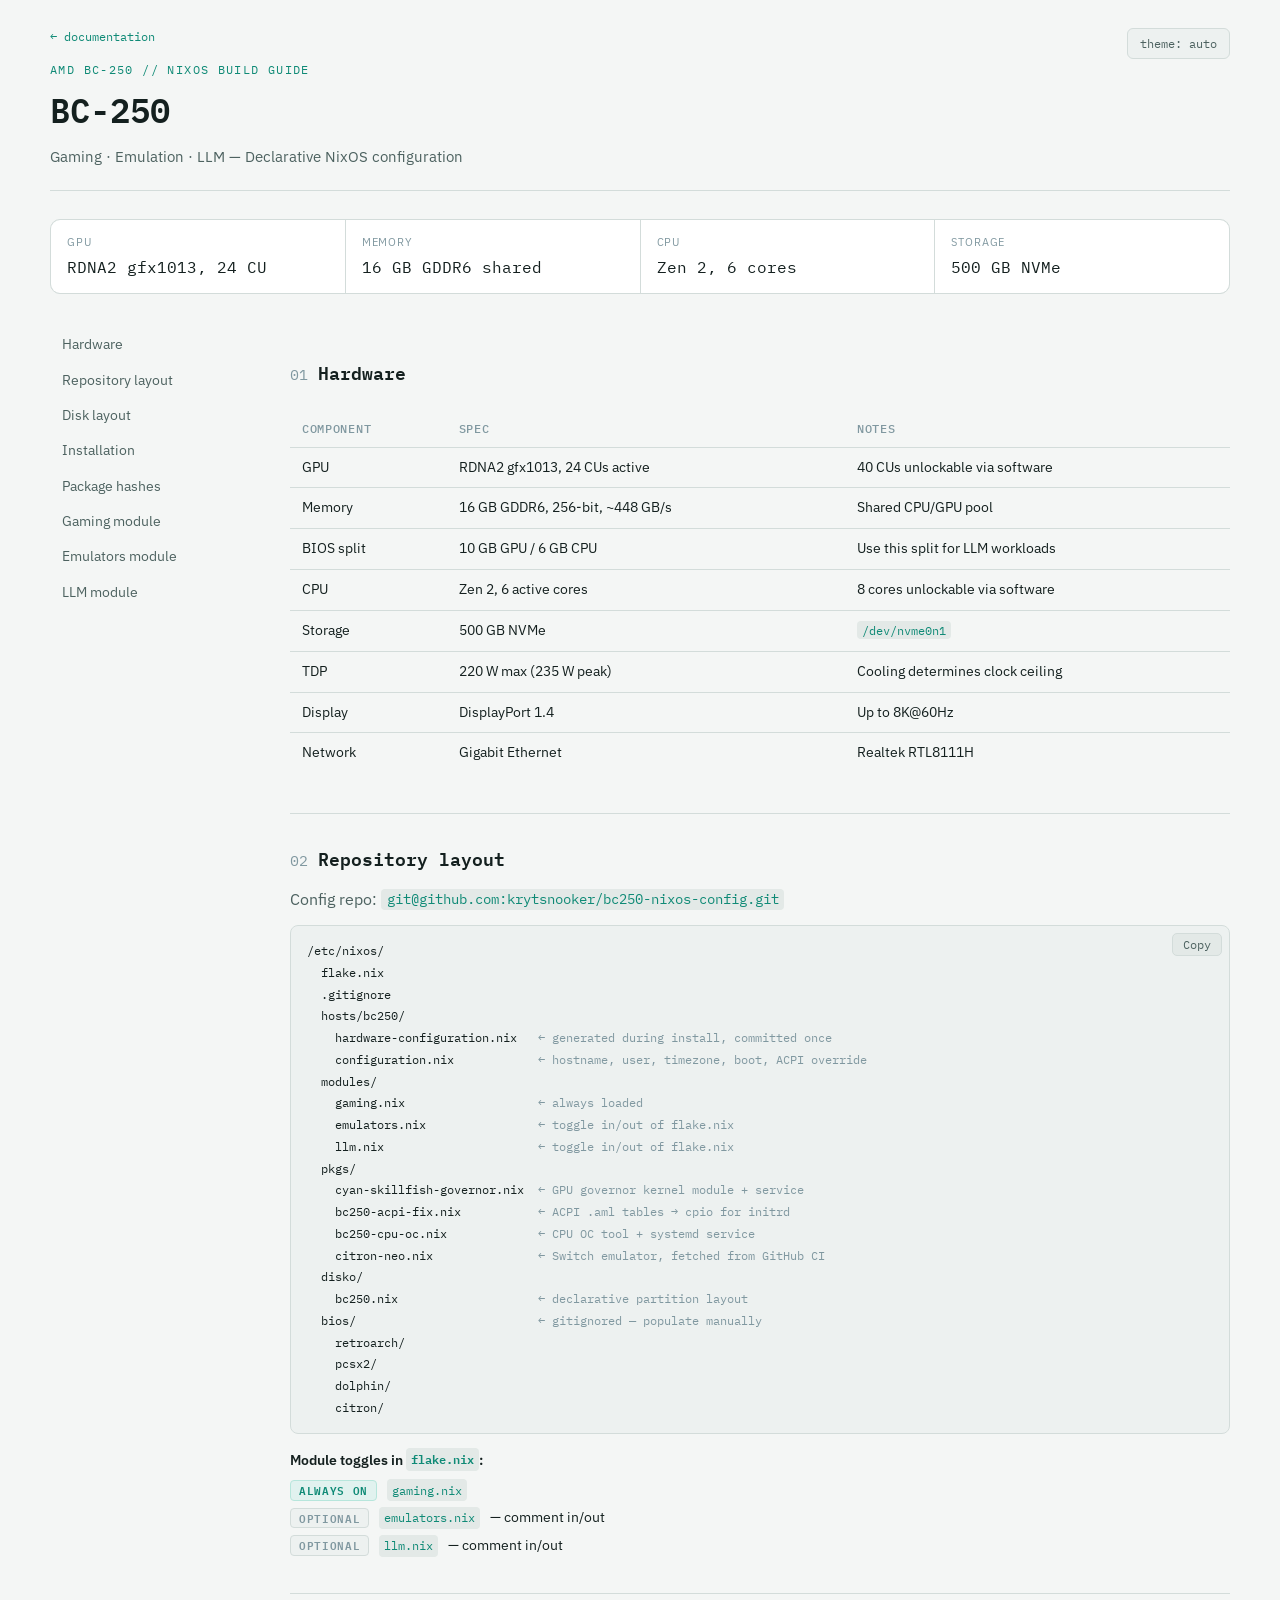
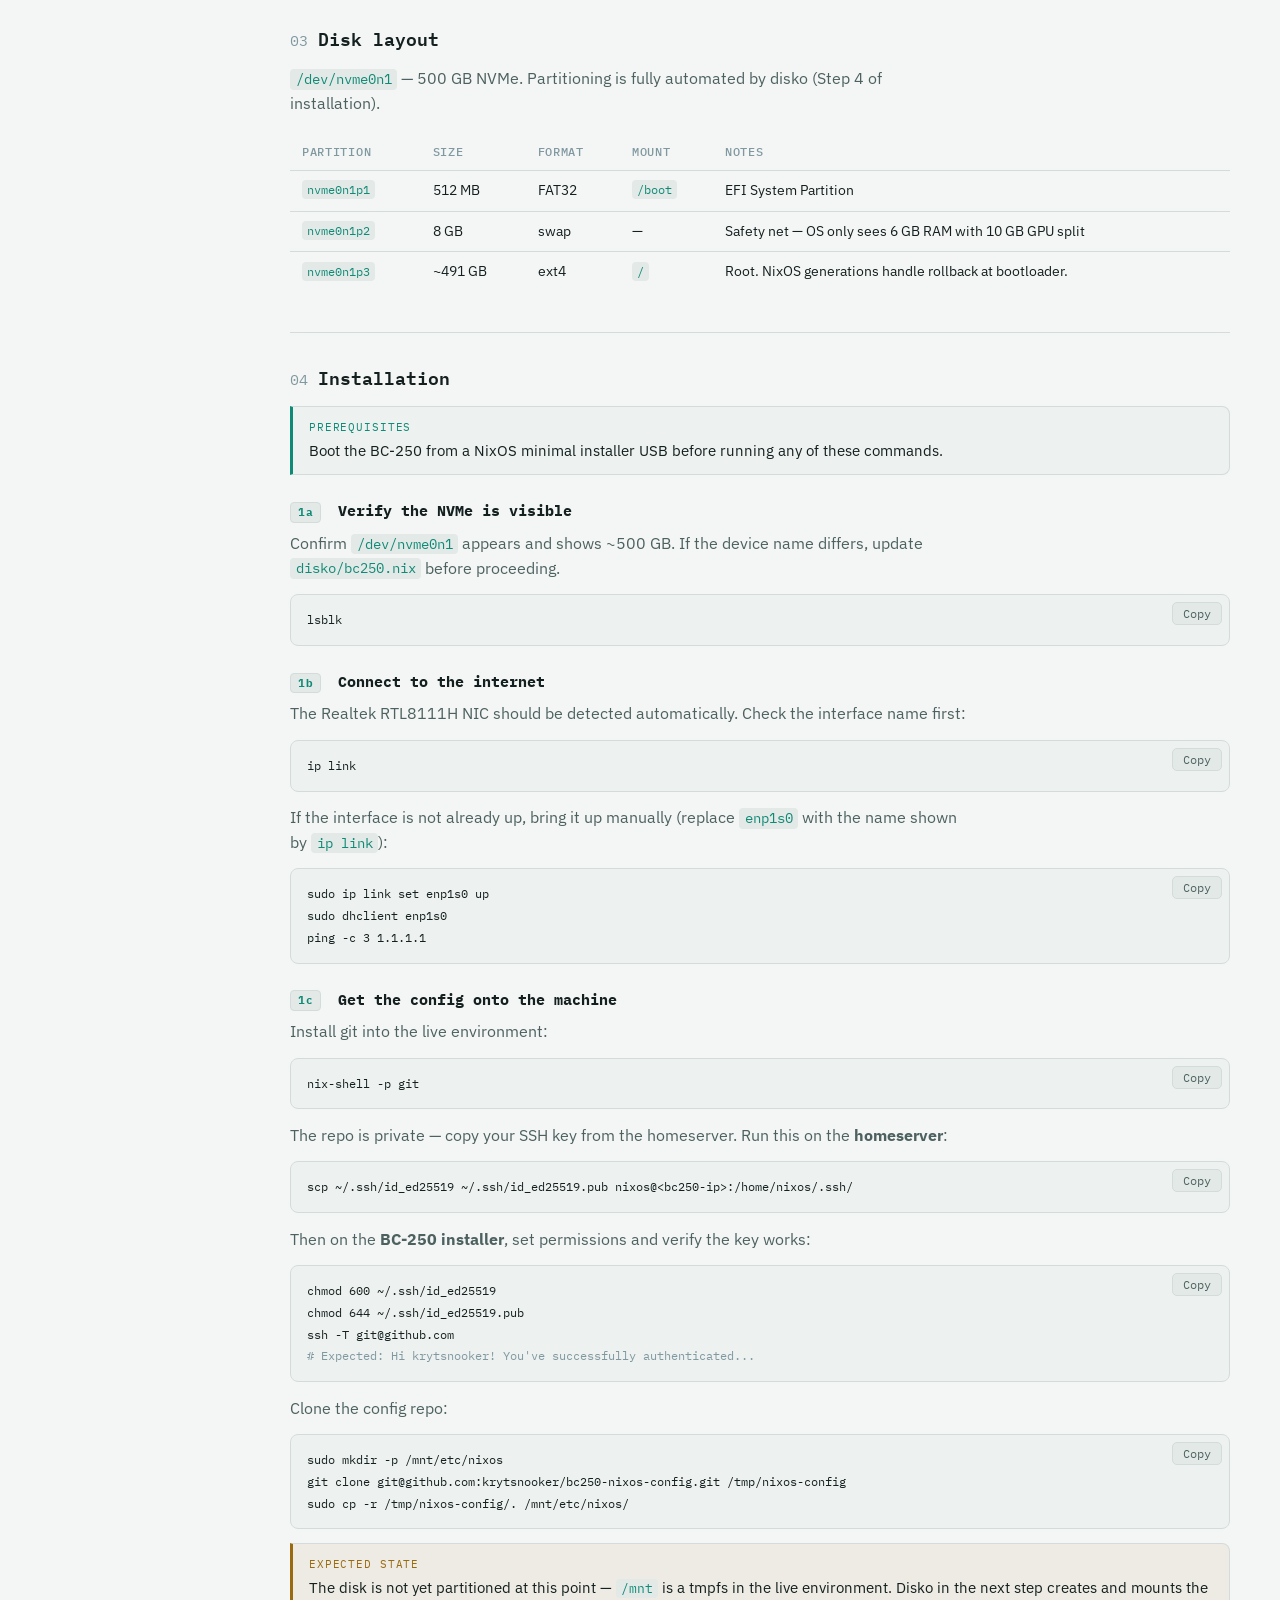
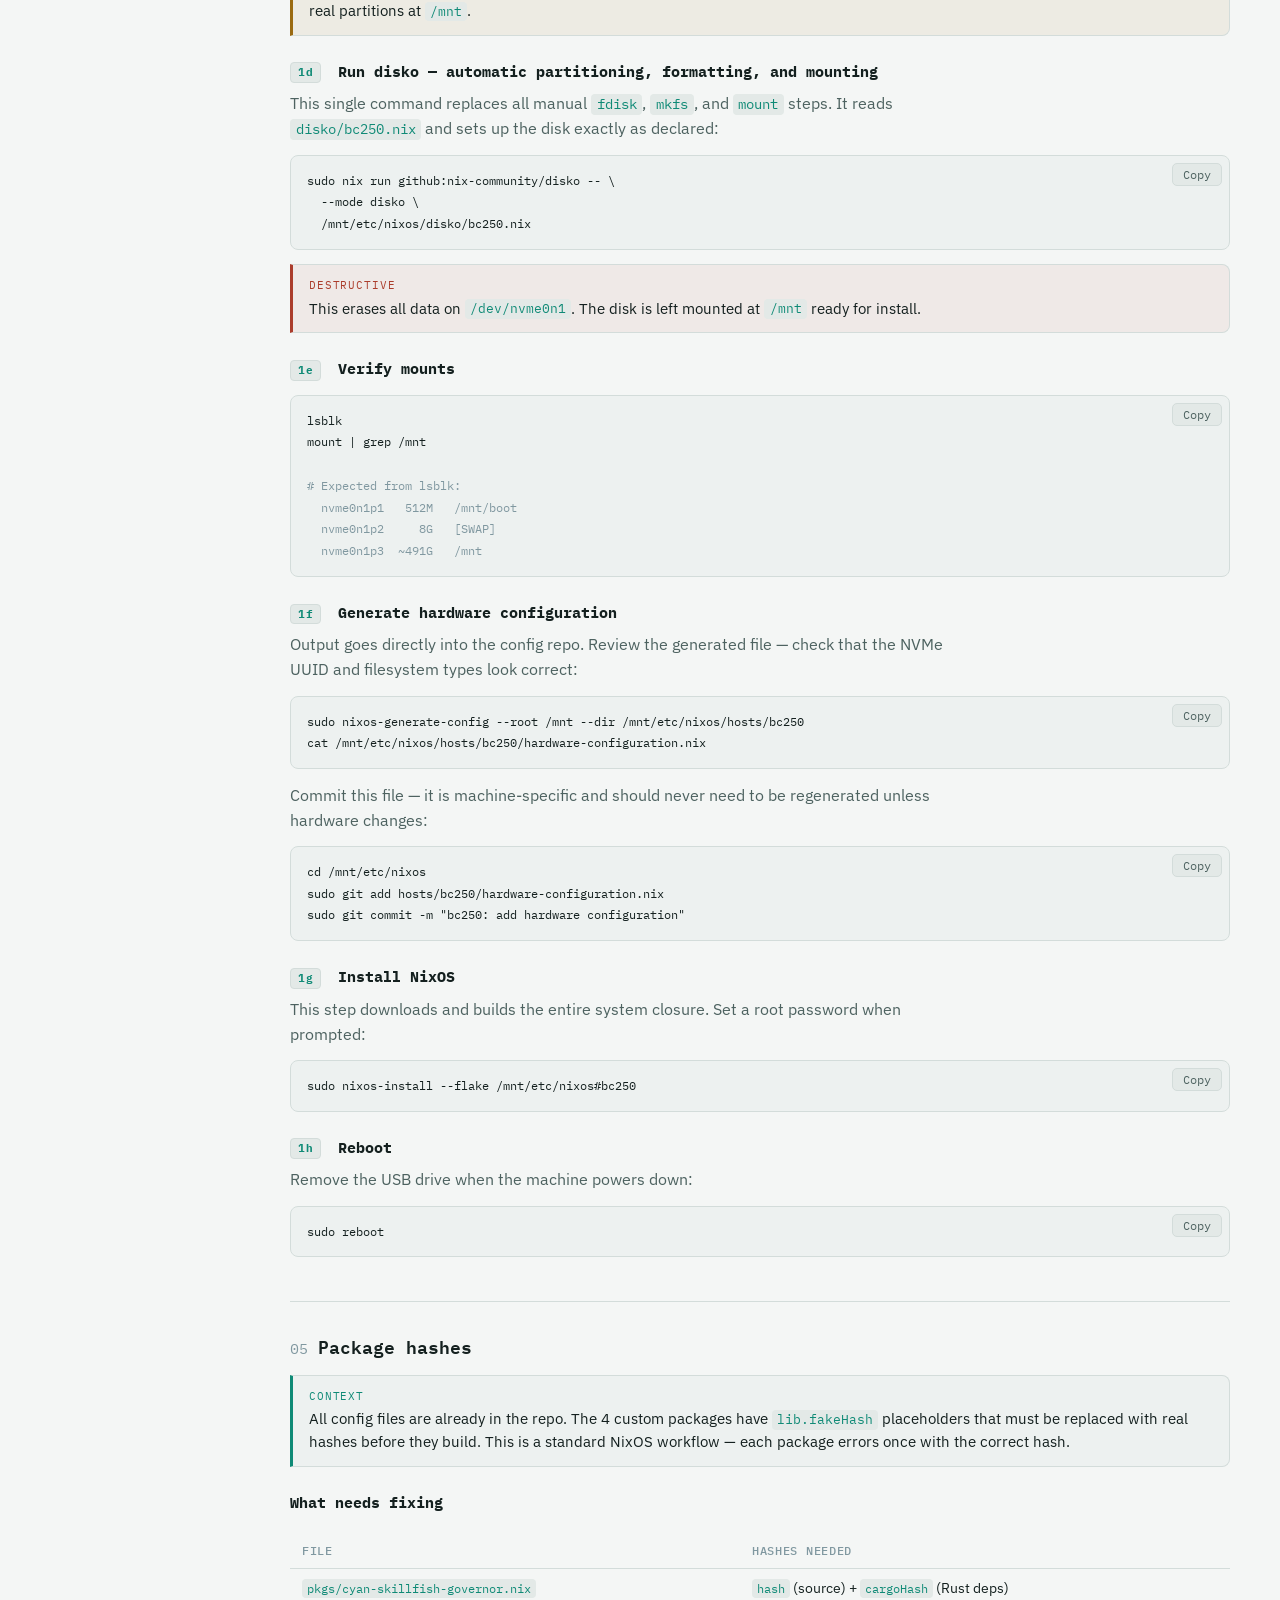
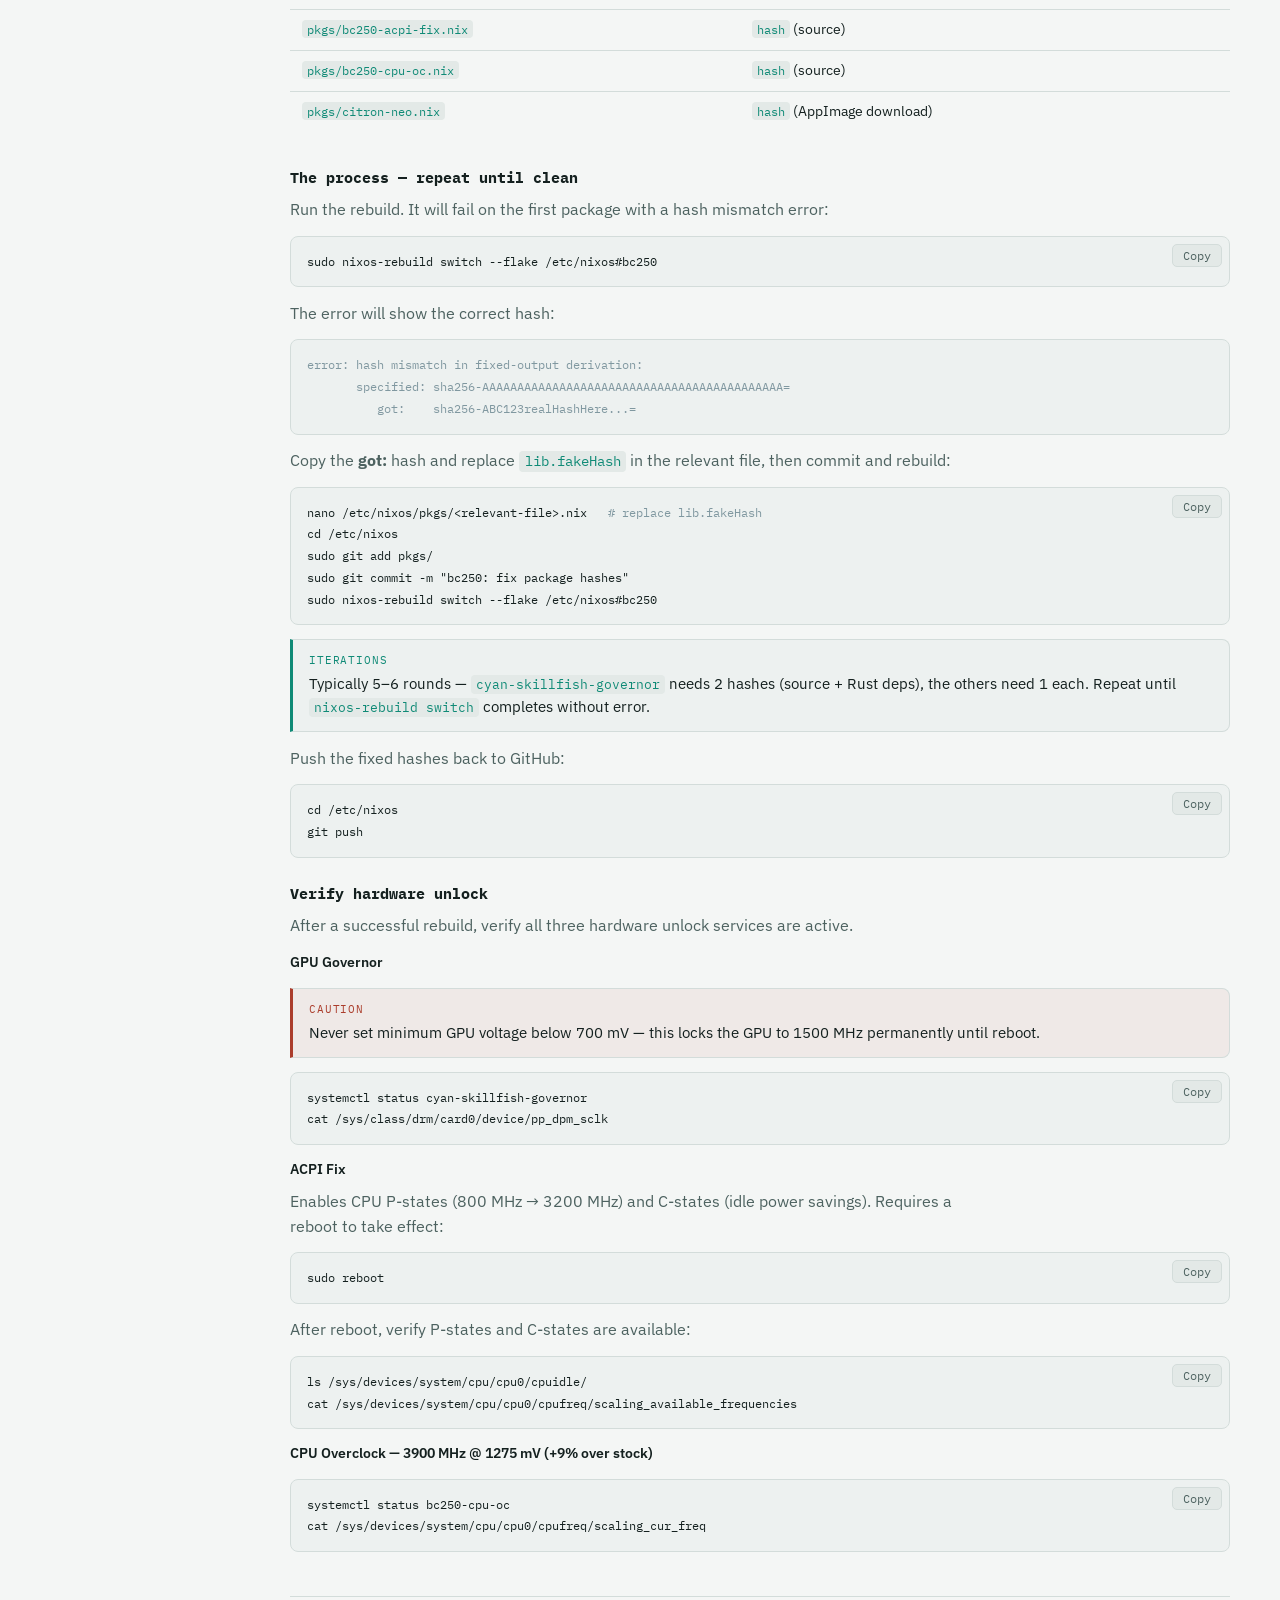
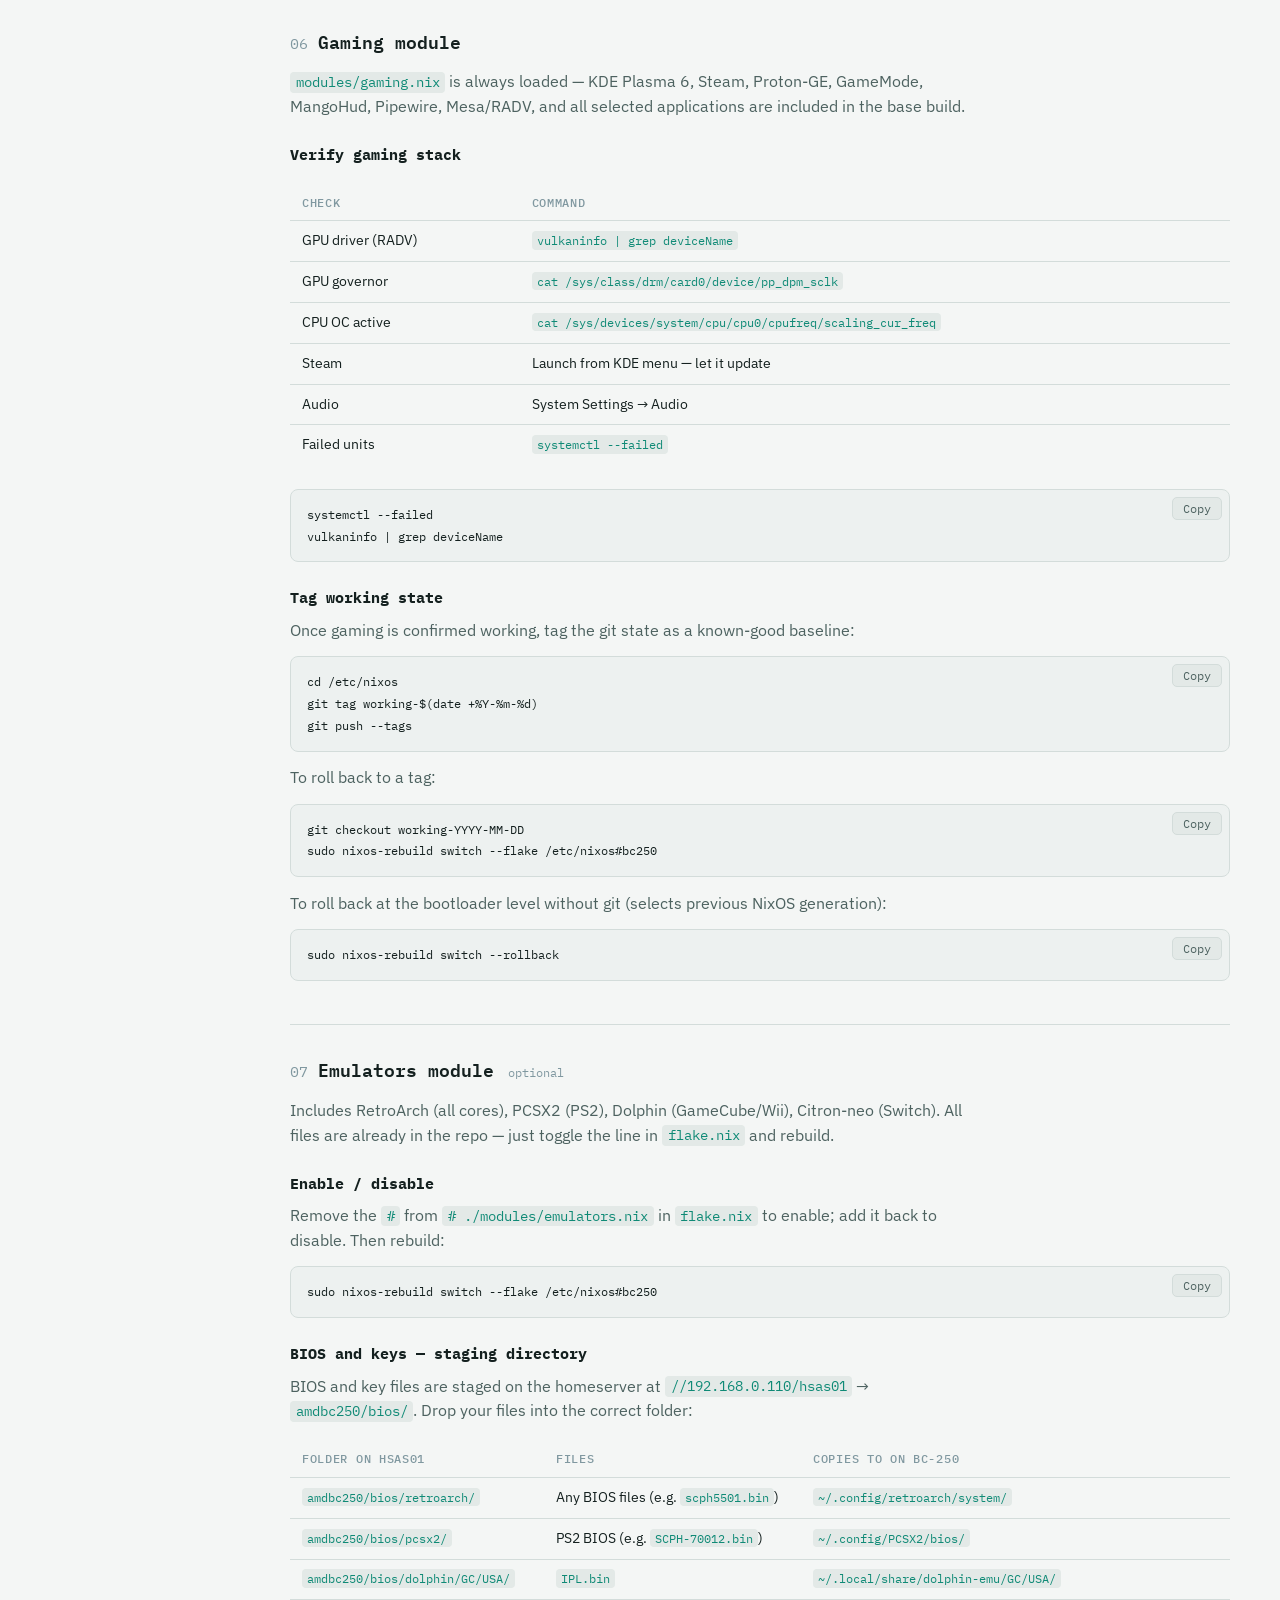
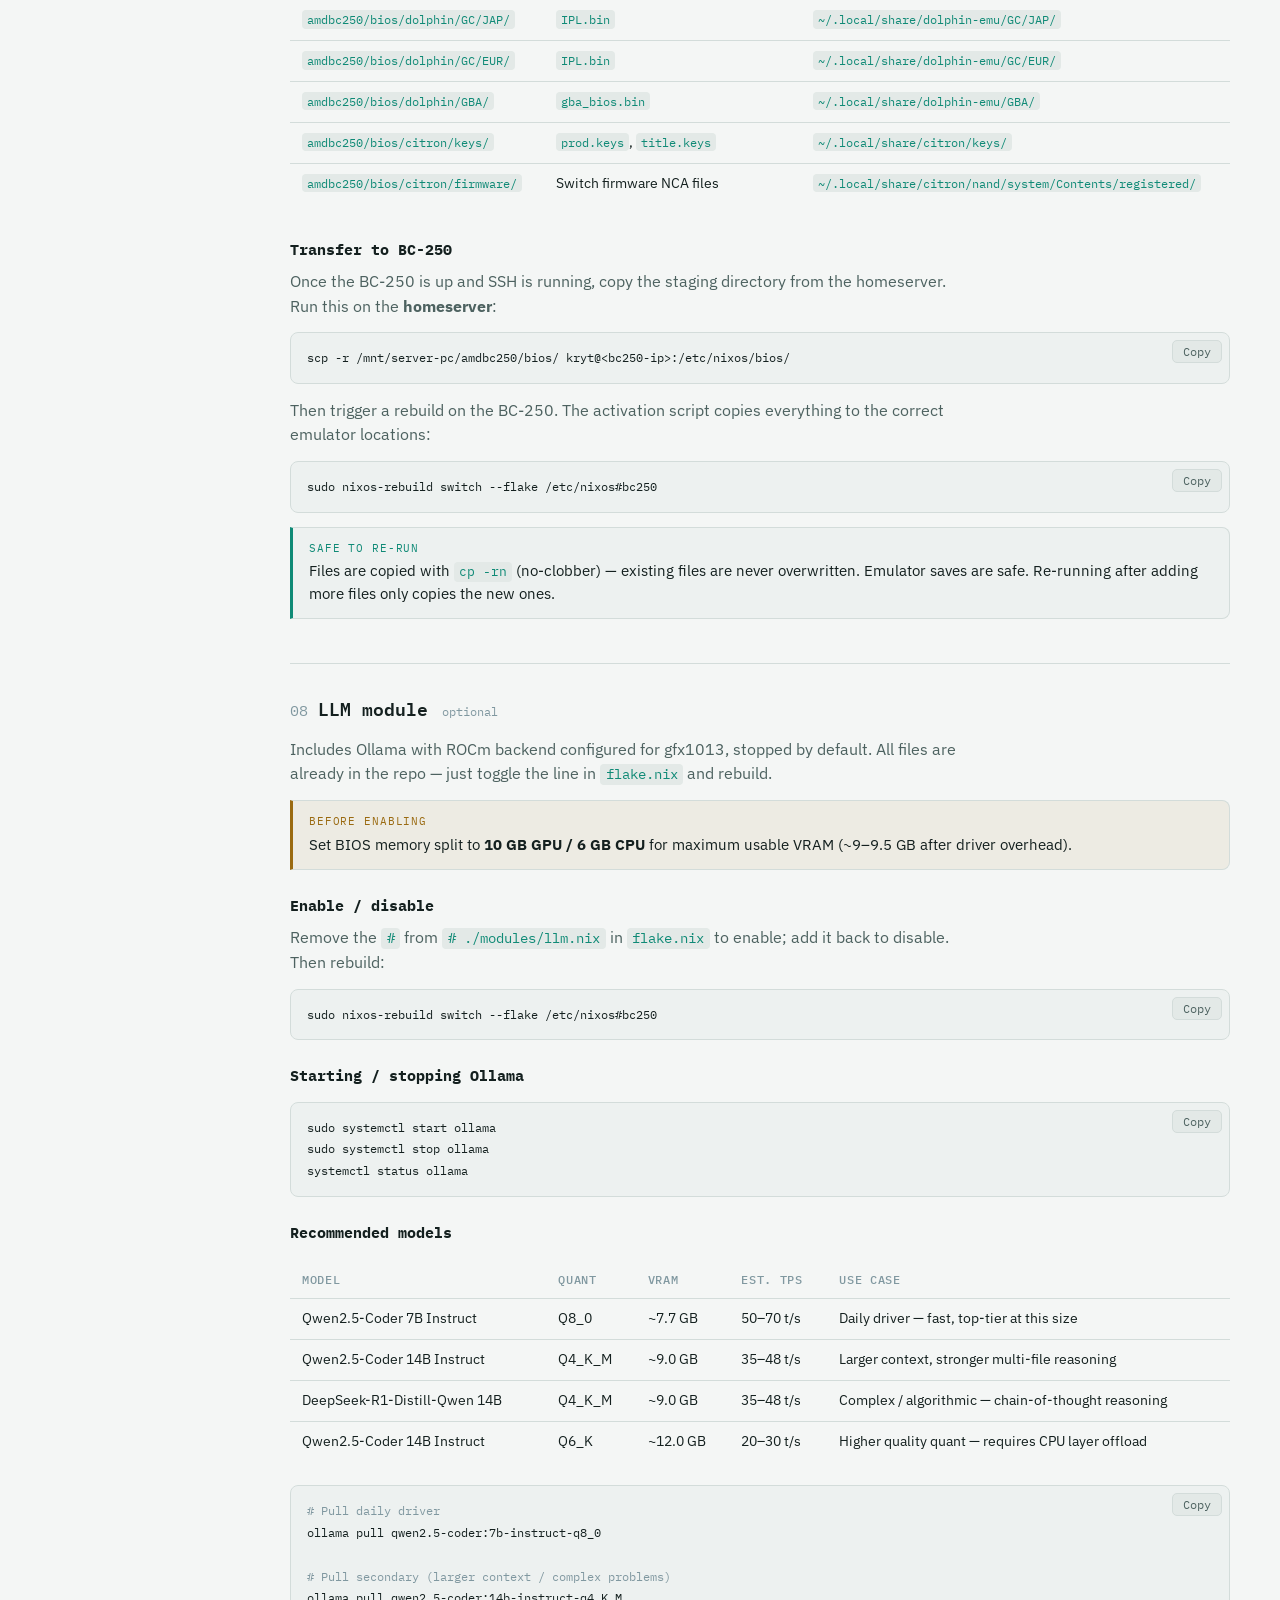
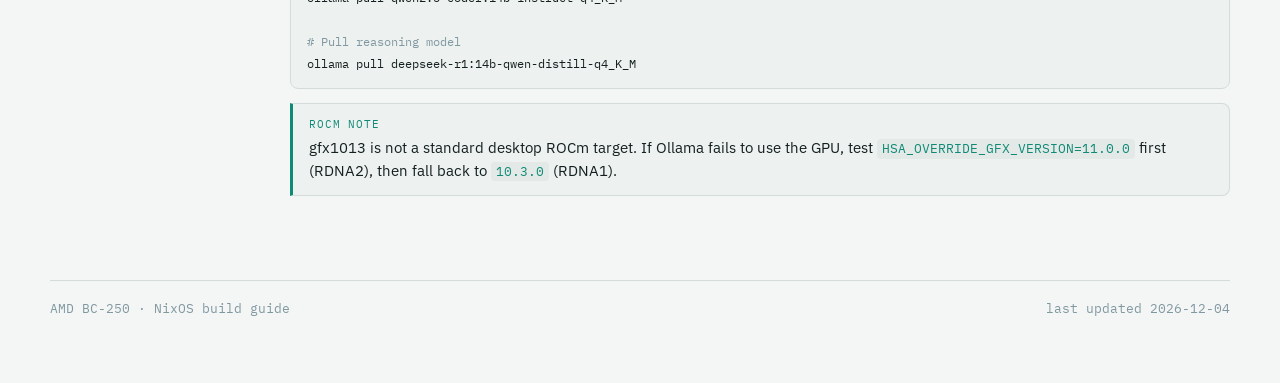
<file: bc250-build-guide.html>
<!doctype html>
<html lang="en">
<head>
<meta charset="UTF-8">
<meta name="viewport" content="width=device-width, initial-scale=1.0">
<title>BC-250 NixOS Build Guide</title>
<link rel="preconnect" href="https://fonts.googleapis.com">
<link rel="preconnect" href="https://fonts.gstatic.com" crossorigin>
<link href="https://fonts.googleapis.com/css2?family=IBM+Plex+Mono:wght@400;500;600;700&family=IBM+Plex+Sans:wght@400;500;600&display=swap" rel="stylesheet">
<link rel="stylesheet" href="style.css">
</head>
<body>
<div class="shell">

  <header class="top">
    <div class="host-id">
      <a href="documentation.html" style="font-family:'IBM Plex Mono',monospace;font-size:0.75rem;color:var(--accent);text-decoration:none;display:inline-block;margin-bottom:8px;">← documentation</a>
      <span class="eyebrow">AMD BC-250 // NixOS build guide</span>
      <h1>BC-250</h1>
      <p>Gaming &middot; Emulation &middot; LLM &mdash; Declarative NixOS configuration</p>
    </div>
    <button class="theme-toggle" id="themeToggle" type="button" aria-label="Toggle color theme">theme: auto</button>
  </header>

  <div class="stat-row">
    <div class="stat"><span class="label">GPU</span><span class="value">RDNA2 gfx1013, 24 CU</span></div>
    <div class="stat"><span class="label">Memory</span><span class="value">16 GB GDDR6 shared</span></div>
    <div class="stat"><span class="label">CPU</span><span class="value">Zen 2, 6 cores</span></div>
    <div class="stat"><span class="label">Storage</span><span class="value">500 GB NVMe</span></div>
  </div>

  <div class="layout">
    <nav class="toc" aria-label="Sections">
      <a href="#hardware">Hardware</a>
      <a href="#repo">Repository layout</a>
      <a href="#disk">Disk layout</a>
      <a href="#install">Installation</a>
      <a href="#hashes">Package hashes</a>
      <a href="#gaming">Gaming module</a>
      <a href="#emulators">Emulators module</a>
      <a href="#llm">LLM module</a>
    </nav>

    <main>

      <!-- ══════════════════════════════════════════════ HARDWARE -->
      <section id="hardware">
        <h2><span class="idx">01</span> Hardware</h2>
        <div class="table-wrap">
        <table>
          <thead><tr><th>Component</th><th>Spec</th><th>Notes</th></tr></thead>
          <tbody>
            <tr><td>GPU</td><td>RDNA2 gfx1013, 24 CUs active</td><td class="wrap">40 CUs unlockable via software</td></tr>
            <tr><td>Memory</td><td>16 GB GDDR6, 256-bit, ~448 GB/s</td><td class="wrap">Shared CPU/GPU pool</td></tr>
            <tr><td>BIOS split</td><td>10 GB GPU / 6 GB CPU</td><td class="wrap">Use this split for LLM workloads</td></tr>
            <tr><td>CPU</td><td>Zen 2, 6 active cores</td><td class="wrap">8 cores unlockable via software</td></tr>
            <tr><td>Storage</td><td>500 GB NVMe</td><td><code>/dev/nvme0n1</code></td></tr>
            <tr><td>TDP</td><td>220 W max (235 W peak)</td><td class="wrap">Cooling determines clock ceiling</td></tr>
            <tr><td>Display</td><td>DisplayPort 1.4</td><td class="wrap">Up to 8K@60Hz</td></tr>
            <tr><td>Network</td><td>Gigabit Ethernet</td><td class="wrap">Realtek RTL8111H</td></tr>
          </tbody>
        </table>
        </div>
      </section>

      <!-- ══════════════════════════════════════════════ REPO -->
      <section id="repo">
        <h2><span class="idx">02</span> Repository layout</h2>
        <p class="dim">Config repo: <code>git@github.com:krytsnooker/bc250-nixos-config.git</code></p>
        <div class="code-wrap">
          <pre><code>/etc/nixos/
  flake.nix
  .gitignore
  hosts/bc250/
    hardware-configuration.nix   <span class="cmt">← generated during install, committed once</span>
    configuration.nix            <span class="cmt">← hostname, user, timezone, boot, ACPI override</span>
  modules/
    gaming.nix                   <span class="cmt">← always loaded</span>
    emulators.nix                <span class="cmt">← toggle in/out of flake.nix</span>
    llm.nix                      <span class="cmt">← toggle in/out of flake.nix</span>
  pkgs/
    cyan-skillfish-governor.nix  <span class="cmt">← GPU governor kernel module + service</span>
    bc250-acpi-fix.nix           <span class="cmt">← ACPI .aml tables → cpio for initrd</span>
    bc250-cpu-oc.nix             <span class="cmt">← CPU OC tool + systemd service</span>
    citron-neo.nix               <span class="cmt">← Switch emulator, fetched from GitHub CI</span>
  disko/
    bc250.nix                    <span class="cmt">← declarative partition layout</span>
  bios/                          <span class="cmt">← gitignored — populate manually</span>
    retroarch/
    pcsx2/
    dolphin/
    citron/</code></pre>
          <button class="copy-btn" onclick="copyCode(this)">Copy</button>
        </div>

        <p style="margin-top:16px;font-size:0.88rem;font-weight:600;">Module toggles in <code>flake.nix</code>:</p>
        <div class="toggle-row"><span class="toggle-pill on">Always on</span> <code>gaming.nix</code></div>
        <div class="toggle-row"><span class="toggle-pill off">Optional</span> <code>emulators.nix</code> — comment in/out</div>
        <div class="toggle-row"><span class="toggle-pill off">Optional</span> <code>llm.nix</code> — comment in/out</div>
      </section>

      <!-- ══════════════════════════════════════════════ DISK -->
      <section id="disk">
        <h2><span class="idx">03</span> Disk layout</h2>
        <p class="dim"><code>/dev/nvme0n1</code> — 500 GB NVMe. Partitioning is fully automated by disko (Step 4 of installation).</p>
        <div class="table-wrap">
        <table>
          <thead><tr><th>Partition</th><th>Size</th><th>Format</th><th>Mount</th><th>Notes</th></tr></thead>
          <tbody>
            <tr><td><code>nvme0n1p1</code></td><td>512 MB</td><td>FAT32</td><td><code>/boot</code></td><td class="wrap">EFI System Partition</td></tr>
            <tr><td><code>nvme0n1p2</code></td><td>8 GB</td><td>swap</td><td>—</td><td class="wrap">Safety net — OS only sees 6 GB RAM with 10 GB GPU split</td></tr>
            <tr><td><code>nvme0n1p3</code></td><td>~491 GB</td><td>ext4</td><td><code>/</code></td><td class="wrap">Root. NixOS generations handle rollback at bootloader.</td></tr>
          </tbody>
        </table>
        </div>
      </section>

      <!-- ══════════════════════════════════════════════ INSTALLATION -->
      <section id="install">
        <h2><span class="idx">04</span> Installation</h2>
        <div class="callout info">
          <span class="tag">Prerequisites</span>
          Boot the BC-250 from a NixOS minimal installer USB before running any of these commands.
        </div>

        <h3><span class="step-id">1a</span> Verify the NVMe is visible</h3>
        <p class="dim">Confirm <code>/dev/nvme0n1</code> appears and shows ~500 GB. If the device name differs, update <code>disko/bc250.nix</code> before proceeding.</p>
        <div class="code-wrap">
          <pre><code>lsblk</code></pre>
          <button class="copy-btn" onclick="copyCode(this)">Copy</button>
        </div>

        <h3><span class="step-id">1b</span> Connect to the internet</h3>
        <p class="dim">The Realtek RTL8111H NIC should be detected automatically. Check the interface name first:</p>
        <div class="code-wrap">
          <pre><code>ip link</code></pre>
          <button class="copy-btn" onclick="copyCode(this)">Copy</button>
        </div>
        <p class="dim" style="margin-top:10px;">If the interface is not already up, bring it up manually (replace <code>enp1s0</code> with the name shown by <code>ip link</code>):</p>
        <div class="code-wrap">
          <pre><code>sudo ip link set enp1s0 up
sudo dhclient enp1s0
ping -c 3 1.1.1.1</code></pre>
          <button class="copy-btn" onclick="copyCode(this)">Copy</button>
        </div>

        <h3><span class="step-id">1c</span> Get the config onto the machine</h3>
        <p class="dim">Install git into the live environment:</p>
        <div class="code-wrap">
          <pre><code>nix-shell -p git</code></pre>
          <button class="copy-btn" onclick="copyCode(this)">Copy</button>
        </div>
        <p class="dim" style="margin-top:12px;">The repo is private — copy your SSH key from the homeserver. Run this on the <strong>homeserver</strong>:</p>
        <div class="code-wrap">
          <pre><code>scp ~/.ssh/id_ed25519 ~/.ssh/id_ed25519.pub nixos@&lt;bc250-ip&gt;:/home/nixos/.ssh/</code></pre>
          <button class="copy-btn" onclick="copyCode(this)">Copy</button>
        </div>
        <p class="dim" style="margin-top:10px;">Then on the <strong>BC-250 installer</strong>, set permissions and verify the key works:</p>
        <div class="code-wrap">
          <pre><code>chmod 600 ~/.ssh/id_ed25519
chmod 644 ~/.ssh/id_ed25519.pub
ssh -T git@github.com
<span class="cmt"># Expected: Hi krytsnooker! You've successfully authenticated...</span></code></pre>
          <button class="copy-btn" onclick="copyCode(this)">Copy</button>
        </div>
        <p class="dim" style="margin-top:12px;">Clone the config repo:</p>
        <div class="code-wrap">
          <pre><code>sudo mkdir -p /mnt/etc/nixos
git clone git@github.com:krytsnooker/bc250-nixos-config.git /tmp/nixos-config
sudo cp -r /tmp/nixos-config/. /mnt/etc/nixos/</code></pre>
          <button class="copy-btn" onclick="copyCode(this)">Copy</button>
        </div>
        <div class="callout warn">
          <span class="tag">Expected state</span>
          The disk is not yet partitioned at this point — <code>/mnt</code> is a tmpfs in the live environment. Disko in the next step creates and mounts the real partitions at <code>/mnt</code>.
        </div>

        <h3><span class="step-id">1d</span> Run disko — automatic partitioning, formatting, and mounting</h3>
        <p class="dim">This single command replaces all manual <code>fdisk</code>, <code>mkfs</code>, and <code>mount</code> steps. It reads <code>disko/bc250.nix</code> and sets up the disk exactly as declared:</p>
        <div class="code-wrap">
          <pre><code>sudo nix run github:nix-community/disko -- \
  --mode disko \
  /mnt/etc/nixos/disko/bc250.nix</code></pre>
          <button class="copy-btn" onclick="copyCode(this)">Copy</button>
        </div>
        <div class="callout danger">
          <span class="tag">Destructive</span>
          This erases all data on <code>/dev/nvme0n1</code>. The disk is left mounted at <code>/mnt</code> ready for install.
        </div>

        <h3><span class="step-id">1e</span> Verify mounts</h3>
        <div class="code-wrap">
          <pre><code>lsblk
mount | grep /mnt

<span class="cmt"># Expected from lsblk:</span>
<span class="cmt">  nvme0n1p1   512M   /mnt/boot</span>
<span class="cmt">  nvme0n1p2     8G   [SWAP]</span>
<span class="cmt">  nvme0n1p3  ~491G   /mnt</span></code></pre>
          <button class="copy-btn" onclick="copyCode(this)">Copy</button>
        </div>

        <h3><span class="step-id">1f</span> Generate hardware configuration</h3>
        <p class="dim">Output goes directly into the config repo. Review the generated file — check that the NVMe UUID and filesystem types look correct:</p>
        <div class="code-wrap">
          <pre><code>sudo nixos-generate-config --root /mnt --dir /mnt/etc/nixos/hosts/bc250
cat /mnt/etc/nixos/hosts/bc250/hardware-configuration.nix</code></pre>
          <button class="copy-btn" onclick="copyCode(this)">Copy</button>
        </div>
        <p class="dim" style="margin-top:10px;">Commit this file — it is machine-specific and should never need to be regenerated unless hardware changes:</p>
        <div class="code-wrap">
          <pre><code>cd /mnt/etc/nixos
sudo git add hosts/bc250/hardware-configuration.nix
sudo git commit -m "bc250: add hardware configuration"</code></pre>
          <button class="copy-btn" onclick="copyCode(this)">Copy</button>
        </div>

        <h3><span class="step-id">1g</span> Install NixOS</h3>
        <p class="dim">This step downloads and builds the entire system closure. Set a root password when prompted:</p>
        <div class="code-wrap">
          <pre><code>sudo nixos-install --flake /mnt/etc/nixos#bc250</code></pre>
          <button class="copy-btn" onclick="copyCode(this)">Copy</button>
        </div>

        <h3><span class="step-id">1h</span> Reboot</h3>
        <p class="dim">Remove the USB drive when the machine powers down:</p>
        <div class="code-wrap">
          <pre><code>sudo reboot</code></pre>
          <button class="copy-btn" onclick="copyCode(this)">Copy</button>
        </div>
      </section>

      <!-- ══════════════════════════════════════════════ HASHES -->
      <section id="hashes">
        <h2><span class="idx">05</span> Package hashes</h2>
        <div class="callout info">
          <span class="tag">Context</span>
          All config files are already in the repo. The 4 custom packages have <code>lib.fakeHash</code> placeholders that must be replaced with real hashes before they build. This is a standard NixOS workflow — each package errors once with the correct hash.
        </div>

        <h3>What needs fixing</h3>
        <div class="table-wrap">
        <table>
          <thead><tr><th>File</th><th>Hashes needed</th></tr></thead>
          <tbody>
            <tr><td><code>pkgs/cyan-skillfish-governor.nix</code></td><td class="wrap"><code>hash</code> (source) + <code>cargoHash</code> (Rust deps)</td></tr>
            <tr><td><code>pkgs/bc250-acpi-fix.nix</code></td><td><code>hash</code> (source)</td></tr>
            <tr><td><code>pkgs/bc250-cpu-oc.nix</code></td><td><code>hash</code> (source)</td></tr>
            <tr><td><code>pkgs/citron-neo.nix</code></td><td><code>hash</code> (AppImage download)</td></tr>
          </tbody>
        </table>
        </div>

        <h3>The process — repeat until clean</h3>
        <p class="dim">Run the rebuild. It will fail on the first package with a hash mismatch error:</p>
        <div class="code-wrap">
          <pre><code>sudo nixos-rebuild switch --flake /etc/nixos#bc250</code></pre>
          <button class="copy-btn" onclick="copyCode(this)">Copy</button>
        </div>
        <p class="dim" style="margin-top:10px;">The error will show the correct hash:</p>
        <div class="code-wrap">
          <pre><code><span class="cmt">error: hash mismatch in fixed-output derivation:
       specified: sha256-AAAAAAAAAAAAAAAAAAAAAAAAAAAAAAAAAAAAAAAAAAA=
          got:    sha256-ABC123realHashHere...=</span></code></pre>
        </div>
        <p class="dim">Copy the <strong>got:</strong> hash and replace <code>lib.fakeHash</code> in the relevant file, then commit and rebuild:</p>
        <div class="code-wrap">
          <pre><code>nano /etc/nixos/pkgs/&lt;relevant-file&gt;.nix   <span class="cmt"># replace lib.fakeHash</span>
cd /etc/nixos
sudo git add pkgs/
sudo git commit -m "bc250: fix package hashes"
sudo nixos-rebuild switch --flake /etc/nixos#bc250</code></pre>
          <button class="copy-btn" onclick="copyCode(this)">Copy</button>
        </div>
        <div class="callout info">
          <span class="tag">Iterations</span>
          Typically 5–6 rounds — <code>cyan-skillfish-governor</code> needs 2 hashes (source + Rust deps), the others need 1 each. Repeat until <code>nixos-rebuild switch</code> completes without error.
        </div>
        <p class="dim" style="margin-top:4px;">Push the fixed hashes back to GitHub:</p>
        <div class="code-wrap">
          <pre><code>cd /etc/nixos
git push</code></pre>
          <button class="copy-btn" onclick="copyCode(this)">Copy</button>
        </div>

        <h3>Verify hardware unlock</h3>
        <p class="dim">After a successful rebuild, verify all three hardware unlock services are active.</p>

        <p style="margin-top:14px;font-size:0.88rem;font-weight:600;color:var(--text);">GPU Governor</p>
        <div class="callout danger">
          <span class="tag">Caution</span>
          Never set minimum GPU voltage below 700 mV — this locks the GPU to 1500 MHz permanently until reboot.
        </div>
        <div class="code-wrap">
          <pre><code>systemctl status cyan-skillfish-governor
cat /sys/class/drm/card0/device/pp_dpm_sclk</code></pre>
          <button class="copy-btn" onclick="copyCode(this)">Copy</button>
        </div>

        <p style="margin-top:14px;font-size:0.88rem;font-weight:600;color:var(--text);">ACPI Fix</p>
        <p class="dim">Enables CPU P-states (800 MHz → 3200 MHz) and C-states (idle power savings). Requires a reboot to take effect:</p>
        <div class="code-wrap">
          <pre><code>sudo reboot</code></pre>
          <button class="copy-btn" onclick="copyCode(this)">Copy</button>
        </div>
        <p class="dim" style="margin-top:10px;">After reboot, verify P-states and C-states are available:</p>
        <div class="code-wrap">
          <pre><code>ls /sys/devices/system/cpu/cpu0/cpuidle/
cat /sys/devices/system/cpu/cpu0/cpufreq/scaling_available_frequencies</code></pre>
          <button class="copy-btn" onclick="copyCode(this)">Copy</button>
        </div>

        <p style="margin-top:14px;font-size:0.88rem;font-weight:600;color:var(--text);">CPU Overclock — 3900 MHz @ 1275 mV (+9% over stock)</p>
        <div class="code-wrap">
          <pre><code>systemctl status bc250-cpu-oc
cat /sys/devices/system/cpu/cpu0/cpufreq/scaling_cur_freq</code></pre>
          <button class="copy-btn" onclick="copyCode(this)">Copy</button>
        </div>
      </section>

      <!-- ══════════════════════════════════════════════ GAMING -->
      <section id="gaming">
        <h2><span class="idx">06</span> Gaming module</h2>
        <p class="dim"><code>modules/gaming.nix</code> is always loaded — KDE Plasma 6, Steam, Proton-GE, GameMode, MangoHud, Pipewire, Mesa/RADV, and all selected applications are included in the base build.</p>

        <h3>Verify gaming stack</h3>
        <div class="table-wrap">
        <table>
          <thead><tr><th>Check</th><th>Command</th></tr></thead>
          <tbody>
            <tr><td>GPU driver (RADV)</td><td><code>vulkaninfo | grep deviceName</code></td></tr>
            <tr><td>GPU governor</td><td><code>cat /sys/class/drm/card0/device/pp_dpm_sclk</code></td></tr>
            <tr><td>CPU OC active</td><td><code>cat /sys/devices/system/cpu/cpu0/cpufreq/scaling_cur_freq</code></td></tr>
            <tr><td>Steam</td><td class="wrap">Launch from KDE menu — let it update</td></tr>
            <tr><td>Audio</td><td class="wrap">System Settings → Audio</td></tr>
            <tr><td>Failed units</td><td><code>systemctl --failed</code></td></tr>
          </tbody>
        </table>
        </div>
        <div class="code-wrap">
          <pre><code>systemctl --failed
vulkaninfo | grep deviceName</code></pre>
          <button class="copy-btn" onclick="copyCode(this)">Copy</button>
        </div>

        <h3>Tag working state</h3>
        <p class="dim">Once gaming is confirmed working, tag the git state as a known-good baseline:</p>
        <div class="code-wrap">
          <pre><code>cd /etc/nixos
git tag working-$(date +%Y-%m-%d)
git push --tags</code></pre>
          <button class="copy-btn" onclick="copyCode(this)">Copy</button>
        </div>
        <p class="dim" style="margin-top:10px;">To roll back to a tag:</p>
        <div class="code-wrap">
          <pre><code>git checkout working-YYYY-MM-DD
sudo nixos-rebuild switch --flake /etc/nixos#bc250</code></pre>
          <button class="copy-btn" onclick="copyCode(this)">Copy</button>
        </div>
        <p class="dim" style="margin-top:10px;">To roll back at the bootloader level without git (selects previous NixOS generation):</p>
        <div class="code-wrap">
          <pre><code>sudo nixos-rebuild switch --rollback</code></pre>
          <button class="copy-btn" onclick="copyCode(this)">Copy</button>
        </div>
      </section>

      <!-- ══════════════════════════════════════════════ EMULATORS -->
      <section id="emulators">
        <h2><span class="idx">07</span> Emulators module <span style="font-size:0.75rem;font-weight:400;color:var(--text-faint);margin-left:4px;">optional</span></h2>
        <p class="dim">Includes RetroArch (all cores), PCSX2 (PS2), Dolphin (GameCube/Wii), Citron-neo (Switch). All files are already in the repo — just toggle the line in <code>flake.nix</code> and rebuild.</p>

        <h3>Enable / disable</h3>
        <p class="dim">Remove the <code>#</code> from <code># ./modules/emulators.nix</code> in <code>flake.nix</code> to enable; add it back to disable. Then rebuild:</p>
        <div class="code-wrap">
          <pre><code>sudo nixos-rebuild switch --flake /etc/nixos#bc250</code></pre>
          <button class="copy-btn" onclick="copyCode(this)">Copy</button>
        </div>

        <h3>BIOS and keys — staging directory</h3>
        <p class="dim">BIOS and key files are staged on the homeserver at <code>//192.168.0.110/hsas01</code> → <code>amdbc250/bios/</code>. Drop your files into the correct folder:</p>
        <div class="table-wrap">
        <table>
          <thead><tr><th>Folder on hsas01</th><th>Files</th><th>Copies to on BC-250</th></tr></thead>
          <tbody>
            <tr><td><code>amdbc250/bios/retroarch/</code></td><td class="wrap">Any BIOS files (e.g. <code>scph5501.bin</code>)</td><td><code>~/.config/retroarch/system/</code></td></tr>
            <tr><td><code>amdbc250/bios/pcsx2/</code></td><td class="wrap">PS2 BIOS (e.g. <code>SCPH-70012.bin</code>)</td><td><code>~/.config/PCSX2/bios/</code></td></tr>
            <tr><td><code>amdbc250/bios/dolphin/GC/USA/</code></td><td><code>IPL.bin</code></td><td><code>~/.local/share/dolphin-emu/GC/USA/</code></td></tr>
            <tr><td><code>amdbc250/bios/dolphin/GC/JAP/</code></td><td><code>IPL.bin</code></td><td><code>~/.local/share/dolphin-emu/GC/JAP/</code></td></tr>
            <tr><td><code>amdbc250/bios/dolphin/GC/EUR/</code></td><td><code>IPL.bin</code></td><td><code>~/.local/share/dolphin-emu/GC/EUR/</code></td></tr>
            <tr><td><code>amdbc250/bios/dolphin/GBA/</code></td><td><code>gba_bios.bin</code></td><td><code>~/.local/share/dolphin-emu/GBA/</code></td></tr>
            <tr><td><code>amdbc250/bios/citron/keys/</code></td><td><code>prod.keys</code>, <code>title.keys</code></td><td><code>~/.local/share/citron/keys/</code></td></tr>
            <tr><td><code>amdbc250/bios/citron/firmware/</code></td><td class="wrap">Switch firmware NCA files</td><td class="wrap"><code>~/.local/share/citron/nand/system/Contents/registered/</code></td></tr>
          </tbody>
        </table>
        </div>

        <h3>Transfer to BC-250</h3>
        <p class="dim">Once the BC-250 is up and SSH is running, copy the staging directory from the homeserver. Run this on the <strong>homeserver</strong>:</p>
        <div class="code-wrap">
          <pre><code>scp -r /mnt/server-pc/amdbc250/bios/ kryt@&lt;bc250-ip&gt;:/etc/nixos/bios/</code></pre>
          <button class="copy-btn" onclick="copyCode(this)">Copy</button>
        </div>
        <p class="dim" style="margin-top:10px;">Then trigger a rebuild on the BC-250. The activation script copies everything to the correct emulator locations:</p>
        <div class="code-wrap">
          <pre><code>sudo nixos-rebuild switch --flake /etc/nixos#bc250</code></pre>
          <button class="copy-btn" onclick="copyCode(this)">Copy</button>
        </div>
        <div class="callout info">
          <span class="tag">Safe to re-run</span>
          Files are copied with <code>cp -rn</code> (no-clobber) — existing files are never overwritten. Emulator saves are safe. Re-running after adding more files only copies the new ones.
        </div>
      </section>

      <!-- ══════════════════════════════════════════════ LLM -->
      <section id="llm">
        <h2><span class="idx">08</span> LLM module <span style="font-size:0.75rem;font-weight:400;color:var(--text-faint);margin-left:4px;">optional</span></h2>
        <p class="dim">Includes Ollama with ROCm backend configured for gfx1013, stopped by default. All files are already in the repo — just toggle the line in <code>flake.nix</code> and rebuild.</p>

        <div class="callout warn">
          <span class="tag">Before enabling</span>
          Set BIOS memory split to <strong>10 GB GPU / 6 GB CPU</strong> for maximum usable VRAM (~9–9.5 GB after driver overhead).
        </div>

        <h3>Enable / disable</h3>
        <p class="dim">Remove the <code>#</code> from <code># ./modules/llm.nix</code> in <code>flake.nix</code> to enable; add it back to disable. Then rebuild:</p>
        <div class="code-wrap">
          <pre><code>sudo nixos-rebuild switch --flake /etc/nixos#bc250</code></pre>
          <button class="copy-btn" onclick="copyCode(this)">Copy</button>
        </div>

        <h3>Starting / stopping Ollama</h3>
        <div class="code-wrap">
          <pre><code>sudo systemctl start ollama
sudo systemctl stop ollama
systemctl status ollama</code></pre>
          <button class="copy-btn" onclick="copyCode(this)">Copy</button>
        </div>

        <h3>Recommended models</h3>
        <div class="table-wrap">
        <table class="model-table">
          <thead><tr><th>Model</th><th>Quant</th><th>VRAM</th><th>Est. TPS</th><th>Use case</th></tr></thead>
          <tbody>
            <tr><td>Qwen2.5-Coder 7B Instruct</td><td>Q8_0</td><td>~7.7 GB</td><td class="perf">50–70 t/s</td><td class="wrap">Daily driver — fast, top-tier at this size</td></tr>
            <tr><td>Qwen2.5-Coder 14B Instruct</td><td>Q4_K_M</td><td>~9.0 GB</td><td class="perf">35–48 t/s</td><td class="wrap">Larger context, stronger multi-file reasoning</td></tr>
            <tr><td>DeepSeek-R1-Distill-Qwen 14B</td><td>Q4_K_M</td><td>~9.0 GB</td><td class="perf">35–48 t/s</td><td class="wrap">Complex / algorithmic — chain-of-thought reasoning</td></tr>
            <tr><td>Qwen2.5-Coder 14B Instruct</td><td>Q6_K</td><td>~12.0 GB</td><td class="perf">20–30 t/s</td><td class="wrap">Higher quality quant — requires CPU layer offload</td></tr>
          </tbody>
        </table>
        </div>
        <div class="code-wrap" style="margin-top:14px;">
          <pre><code><span class="cmt"># Pull daily driver</span>
ollama pull qwen2.5-coder:7b-instruct-q8_0

<span class="cmt"># Pull secondary (larger context / complex problems)</span>
ollama pull qwen2.5-coder:14b-instruct-q4_K_M

<span class="cmt"># Pull reasoning model</span>
ollama pull deepseek-r1:14b-qwen-distill-q4_K_M</code></pre>
          <button class="copy-btn" onclick="copyCode(this)">Copy</button>
        </div>
        <div class="callout info">
          <span class="tag">ROCm note</span>
          gfx1013 is not a standard desktop ROCm target. If Ollama fails to use the GPU, test <code>HSA_OVERRIDE_GFX_VERSION=11.0.0</code> first (RDNA2), then fall back to <code>10.3.0</code> (RDNA1).
        </div>
      </section>

    </main>
  </div>

  <footer>
    <span>AMD BC-250 &middot; NixOS build guide</span>
    <span id="genDate"></span>
  </footer>

</div>

<script>
  (function () {
    var root = document.documentElement;
    var btn = document.getElementById('themeToggle');
    var stored = null;
    try { stored = localStorage.getItem('hs-theme'); } catch (e) {}
    if (stored === 'dark' || stored === 'light') {
      root.setAttribute('data-theme', stored);
    }
    function label() {
      var mode = root.getAttribute('data-theme');
      btn.textContent = 'theme: ' + (mode ? mode : 'auto');
    }
    label();
    btn.addEventListener('click', function () {
      var current = root.getAttribute('data-theme');
      var next = current === 'dark' ? 'light' : (current === 'light' ? null : 'dark');
      if (next) {
        root.setAttribute('data-theme', next);
        try { localStorage.setItem('hs-theme', next); } catch (e) {}
      } else {
        root.removeAttribute('data-theme');
        try { localStorage.removeItem('hs-theme'); } catch (e) {}
      }
      label();
    });

    var d = new Date();
    document.getElementById('genDate').textContent =
      'last updated ' + d.toISOString().slice(0, 10);
  })();

  function copyCode(btn) {
    var pre = btn.previousElementSibling;
    var text = pre.innerText;
    navigator.clipboard.writeText(text).then(function () {
      btn.textContent = 'Copied!';
      btn.classList.add('copied');
      setTimeout(function () {
        btn.textContent = 'Copy';
        btn.classList.remove('copied');
      }, 1800);
    });
  }
</script>

</body>
</html>
</file>
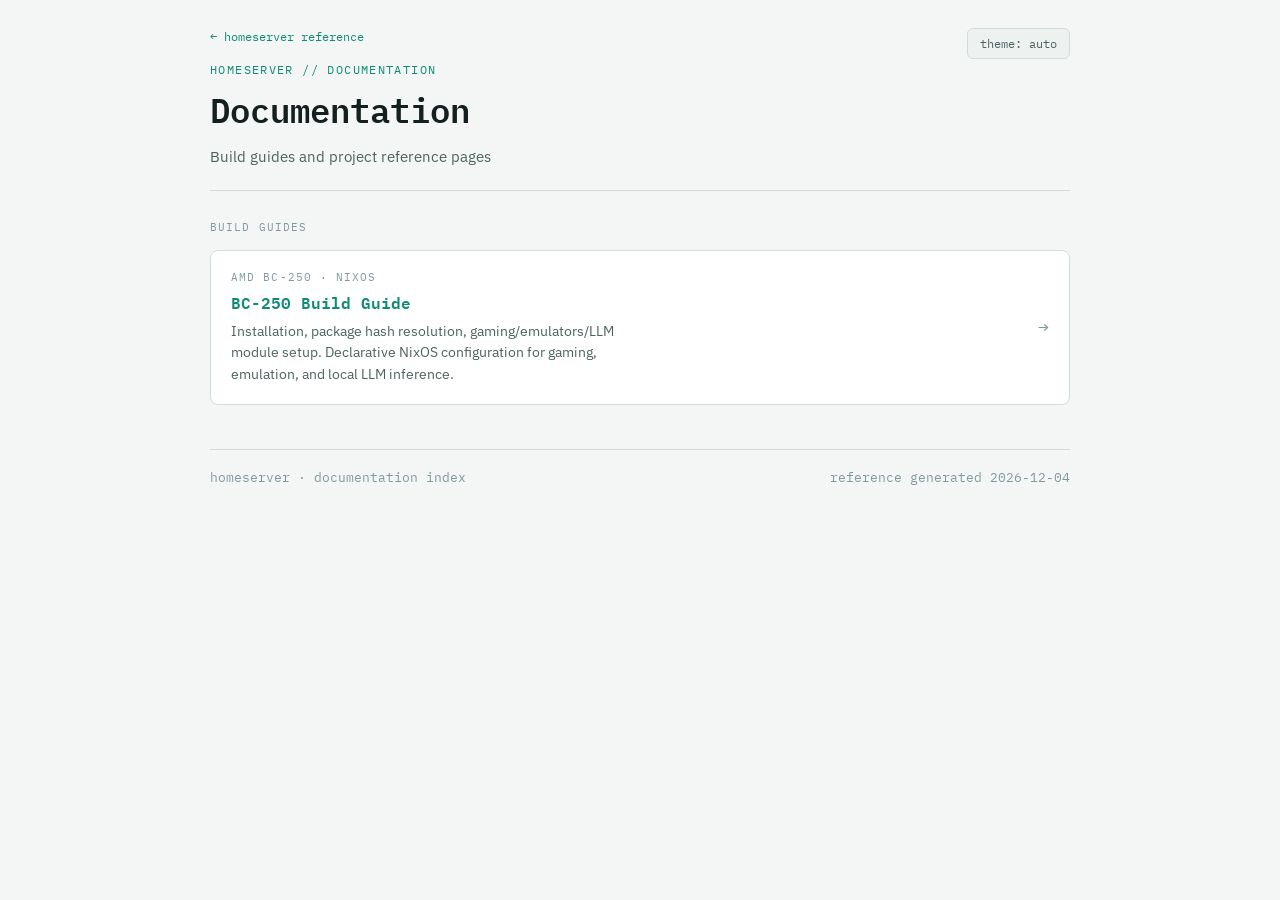
<file: documentation.html>
<!doctype html>
<html lang="en">
<head>
<meta charset="UTF-8">
<meta name="viewport" content="width=device-width, initial-scale=1.0">
<title>Documentation</title>
<link rel="preconnect" href="https://fonts.googleapis.com">
<link rel="preconnect" href="https://fonts.gstatic.com" crossorigin>
<link href="https://fonts.googleapis.com/css2?family=IBM+Plex+Mono:wght@400;500;600;700&family=IBM+Plex+Sans:wght@400;500;600&display=swap" rel="stylesheet">
<link rel="stylesheet" href="style.css">
<style>.shell { max-width: 860px; }</style>
</head>
<body>
<div class="shell">

  <header class="top">
    <div class="host-id">
      <a href="homeserver-reference.html" style="font-family:'IBM Plex Mono',monospace;font-size:0.75rem;color:var(--accent);text-decoration:none;display:inline-block;margin-bottom:8px;">← homeserver reference</a>
      <span class="eyebrow">homeserver // documentation</span>
      <h1>Documentation</h1>
      <p>Build guides and project reference pages</p>
    </div>
    <button class="theme-toggle" id="themeToggle" type="button" aria-label="Toggle color theme">theme: auto</button>
  </header>

  <div class="section-label">Build guides</div>
  <div class="doc-grid">

    <a href="bc250-build-guide.html" class="doc-card">
      <div class="doc-card-body">
        <span class="doc-card-eyebrow">AMD BC-250 &middot; NixOS</span>
        <span class="doc-card-title">BC-250 Build Guide</span>
        <span class="doc-card-desc">Installation, package hash resolution, gaming/emulators/LLM module setup. Declarative NixOS configuration for gaming, emulation, and local LLM inference.</span>
      </div>
      <span class="doc-card-arrow">→</span>
    </a>

  </div>

  <footer>
    <span>homeserver &middot; documentation index</span>
    <span id="genDate"></span>
  </footer>

</div>

<script>
  (function () {
    var root = document.documentElement;
    var btn = document.getElementById('themeToggle');
    var stored = null;
    try { stored = localStorage.getItem('hs-theme'); } catch (e) {}
    if (stored === 'dark' || stored === 'light') {
      root.setAttribute('data-theme', stored);
    }
    function label() {
      var mode = root.getAttribute('data-theme');
      btn.textContent = 'theme: ' + (mode ? mode : 'auto');
    }
    label();
    btn.addEventListener('click', function () {
      var current = root.getAttribute('data-theme');
      var next = current === 'dark' ? 'light' : (current === 'light' ? null : 'dark');
      if (next) {
        root.setAttribute('data-theme', next);
        try { localStorage.setItem('hs-theme', next); } catch (e) {}
      } else {
        root.removeAttribute('data-theme');
        try { localStorage.removeItem('hs-theme'); } catch (e) {}
      }
      label();
    });

    var d = new Date();
    document.getElementById('genDate').textContent =
      'reference generated ' + d.toISOString().slice(0, 10);
  })();
</script>

</body>
</html>
</file>
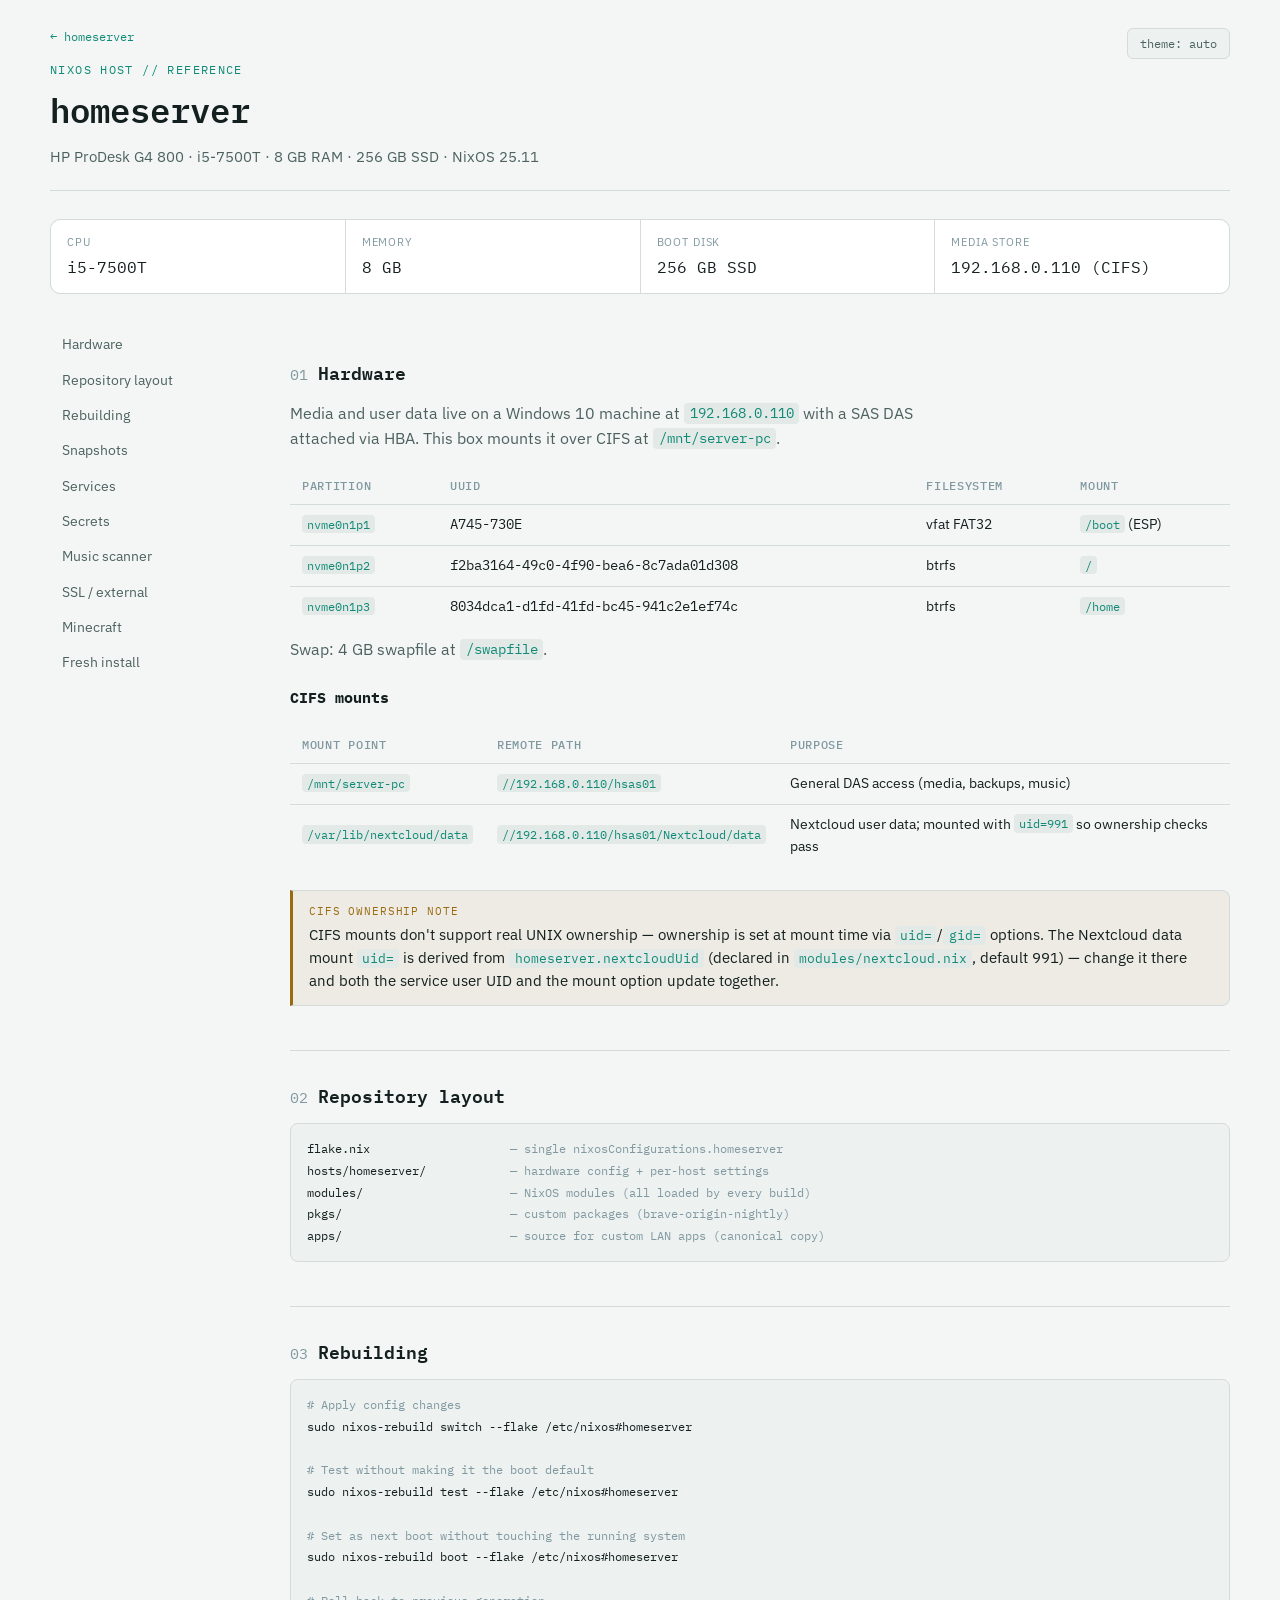
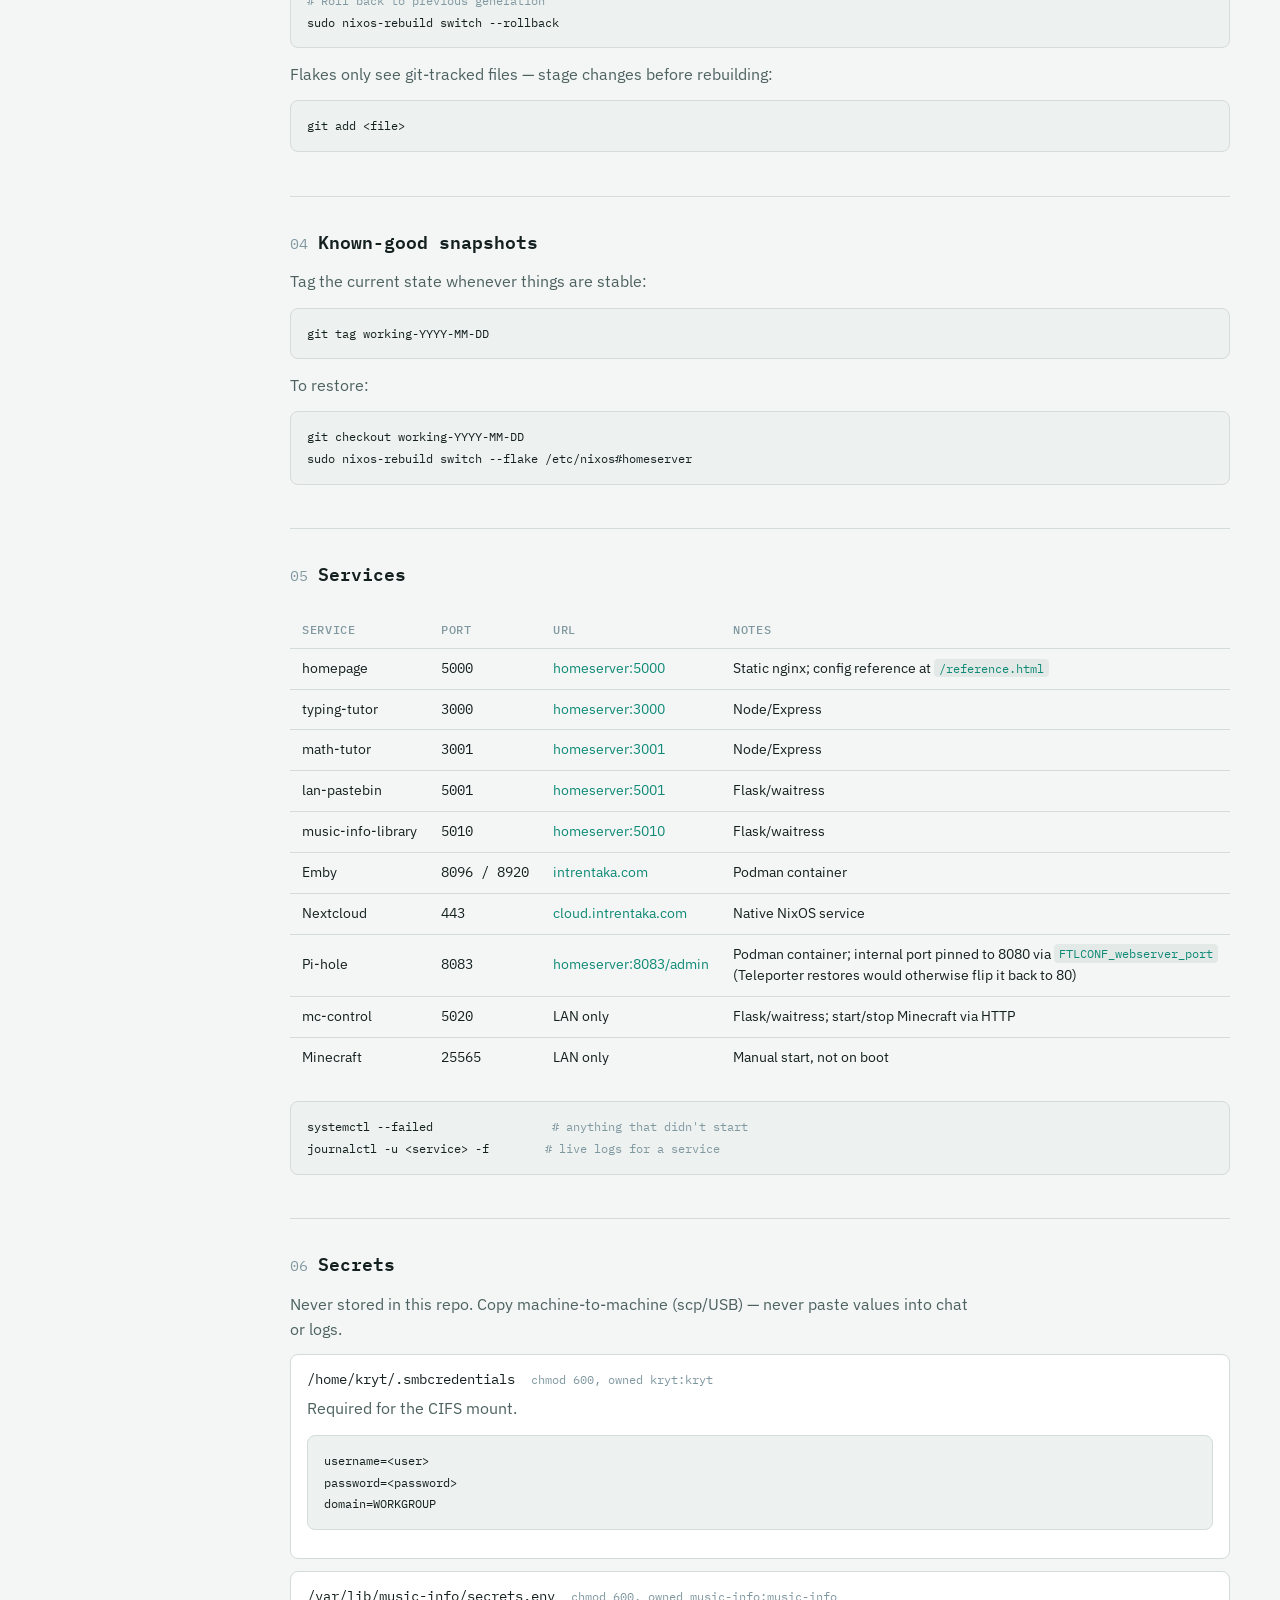
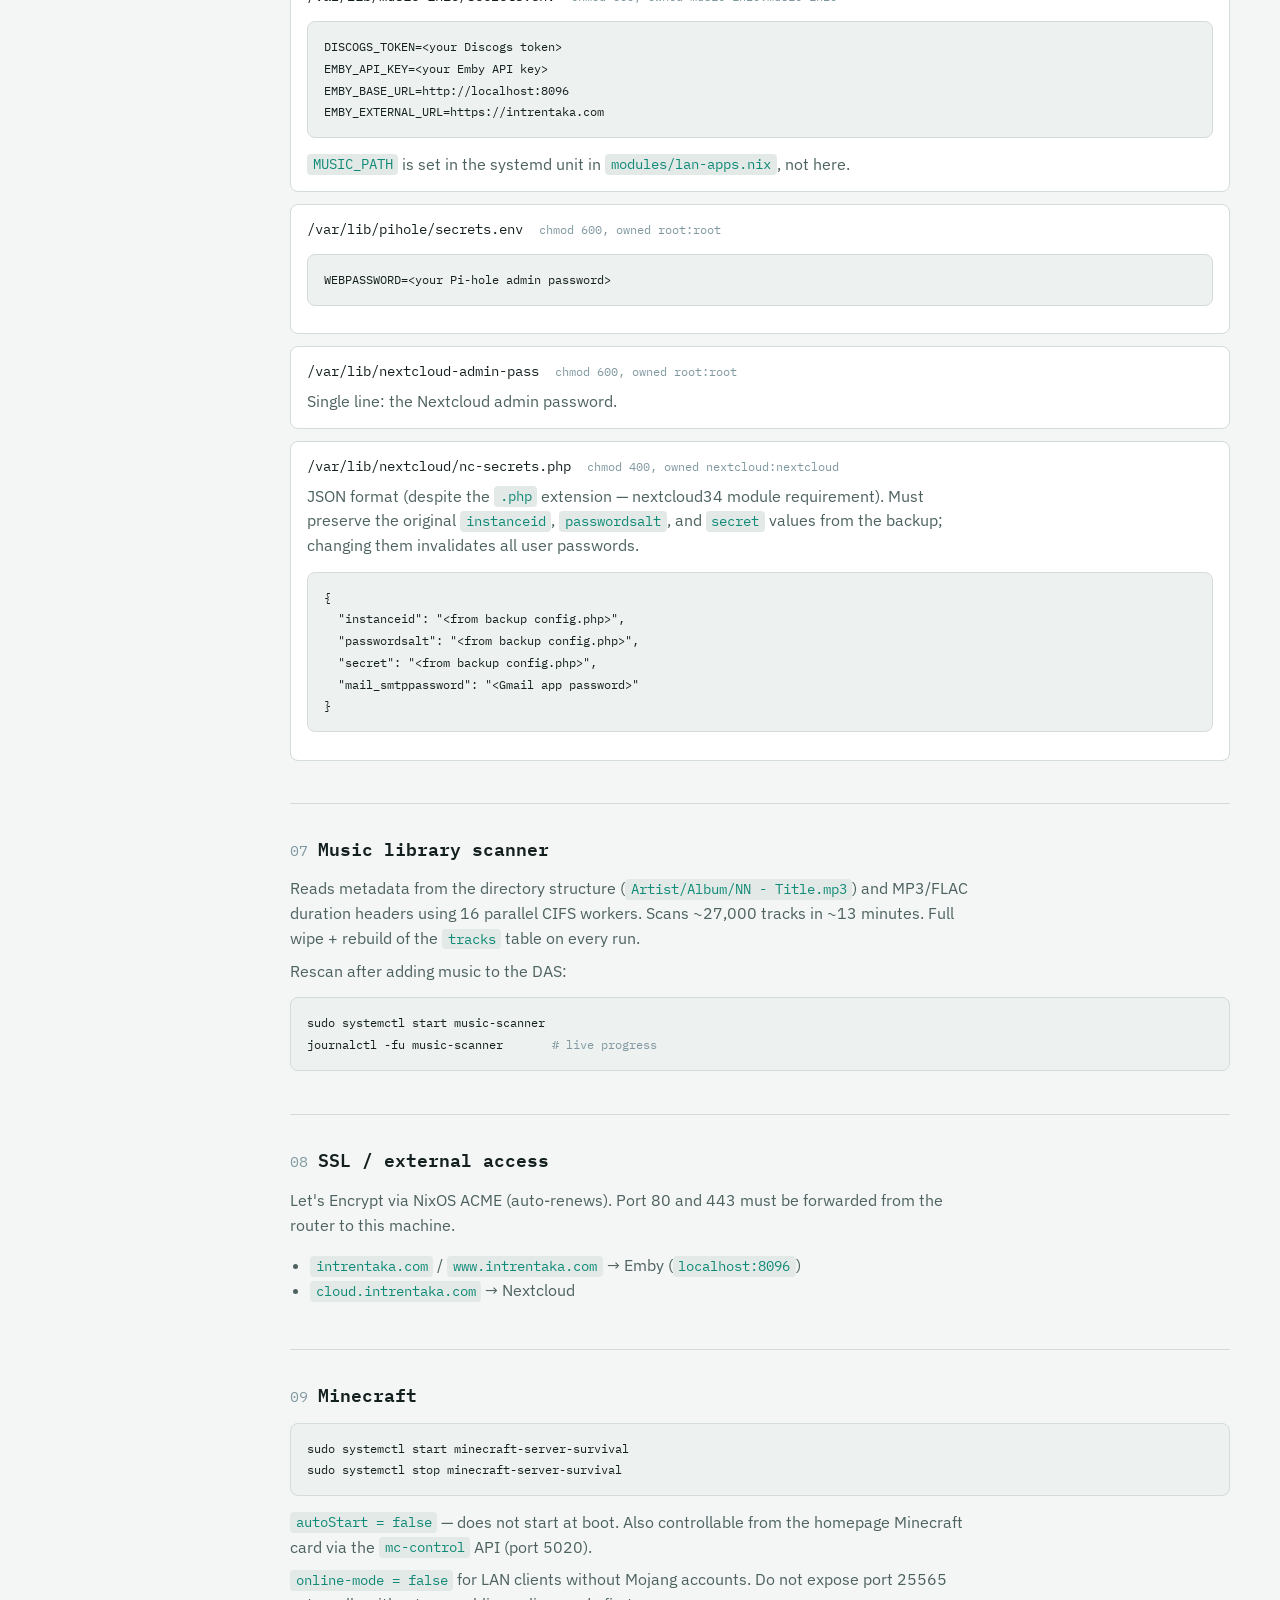
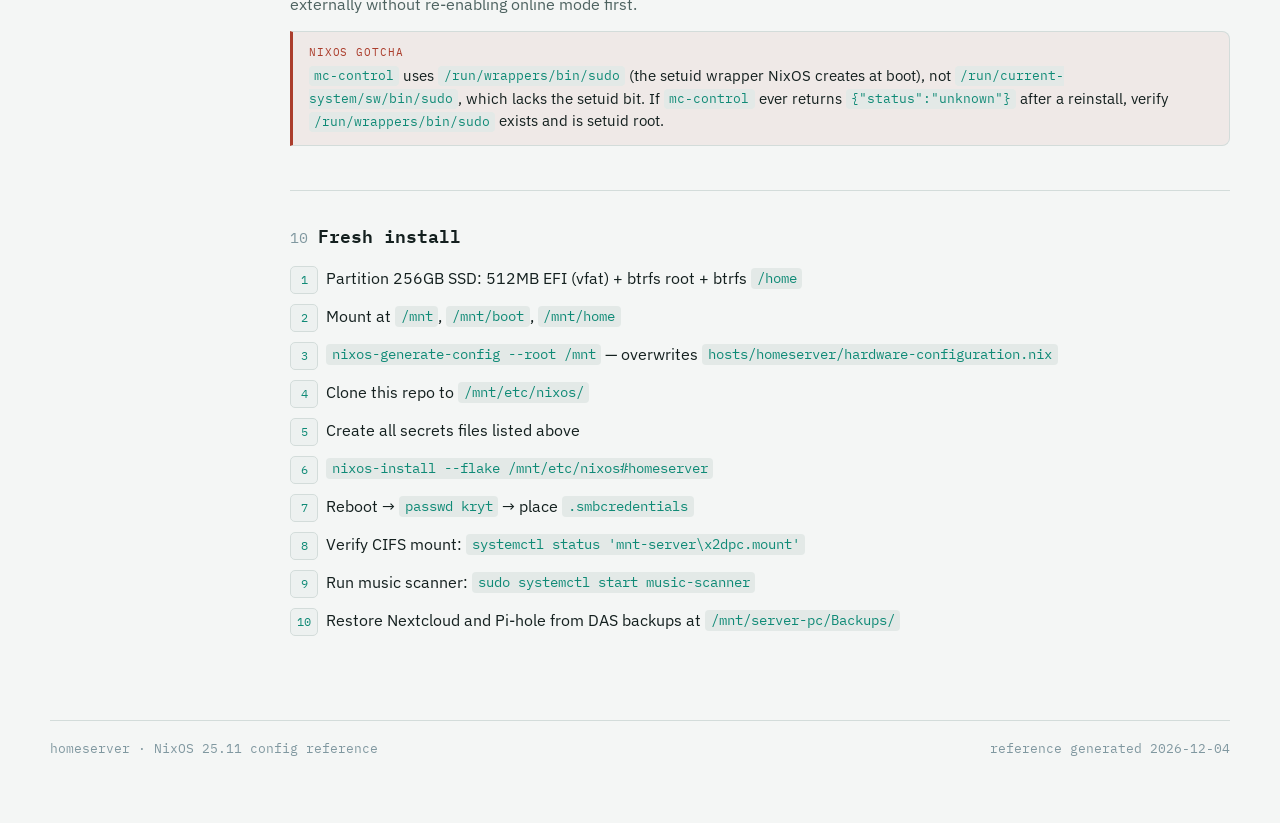
<file: homeserver-reference.html>
<!doctype html>
<html lang="en">
<head>
<meta charset="UTF-8">
<meta name="viewport" content="width=device-width, initial-scale=1.0">
<title>homeserver reference</title>
<link rel="preconnect" href="https://fonts.googleapis.com">
<link rel="preconnect" href="https://fonts.gstatic.com" crossorigin>
<link href="https://fonts.googleapis.com/css2?family=IBM+Plex+Mono:wght@400;500;600;700&family=IBM+Plex+Sans:wght@400;500;600&display=swap" rel="stylesheet">
<link rel="stylesheet" href="style.css">
</head>
<body>
<div class="shell">

  <header class="top">
    <div class="host-id">
      <a href="/" style="font-family:'IBM Plex Mono',monospace;font-size:0.75rem;color:var(--accent);text-decoration:none;display:inline-block;margin-bottom:8px;">← homeserver</a>
      <span class="eyebrow">NixOS host // reference</span>
      <h1>homeserver</h1>
      <p>HP ProDesk G4 800 &middot; i5-7500T &middot; 8&nbsp;GB RAM &middot; 256&nbsp;GB SSD &middot; NixOS 25.11</p>
    </div>
    <button class="theme-toggle" id="themeToggle" type="button" aria-label="Toggle color theme">theme: auto</button>
  </header>

  <div class="stat-row">
    <div class="stat"><span class="label">CPU</span><span class="value">i5-7500T</span></div>
    <div class="stat"><span class="label">Memory</span><span class="value">8 GB</span></div>
    <div class="stat"><span class="label">Boot disk</span><span class="value">256 GB SSD</span></div>
    <div class="stat"><span class="label">Media store</span><span class="value">192.168.0.110 (CIFS)</span></div>
  </div>

  <div class="layout">
    <nav class="toc" aria-label="Sections">
      <a href="#hardware">Hardware</a>
      <a href="#repo">Repository layout</a>
      <a href="#rebuilding">Rebuilding</a>
      <a href="#snapshots">Snapshots</a>
      <a href="#services">Services</a>
      <a href="#secrets">Secrets</a>
      <a href="#music">Music scanner</a>
      <a href="#ssl">SSL / external</a>
      <a href="#minecraft">Minecraft</a>
      <a href="#fresh-install">Fresh install</a>
    </nav>

    <main>

      <section id="hardware">
        <h2><span class="idx">01</span> Hardware</h2>
        <p class="dim">Media and user data live on a Windows 10 machine at <code>192.168.0.110</code> with a SAS DAS attached via HBA. This box mounts it over CIFS at <code>/mnt/server-pc</code>.</p>
        <div class="table-wrap">
        <table>
          <thead><tr><th>Partition</th><th>UUID</th><th>Filesystem</th><th>Mount</th></tr></thead>
          <tbody>
            <tr><td class="mono"><code>nvme0n1p1</code></td><td class="mono">A745-730E</td><td>vfat FAT32</td><td><code>/boot</code> (ESP)</td></tr>
            <tr><td class="mono"><code>nvme0n1p2</code></td><td class="mono">f2ba3164-49c0-4f90-bea6-8c7ada01d308</td><td>btrfs</td><td><code>/</code></td></tr>
            <tr><td class="mono"><code>nvme0n1p3</code></td><td class="mono">8034dca1-d1fd-41fd-bc45-941c2e1ef74c</td><td>btrfs</td><td><code>/home</code></td></tr>
          </tbody>
        </table>
        </div>
        <p class="dim">Swap: 4 GB swapfile at <code>/swapfile</code>.</p>
        <h3>CIFS mounts</h3>
        <div class="table-wrap">
        <table>
          <thead><tr><th>Mount point</th><th>Remote path</th><th>Purpose</th></tr></thead>
          <tbody>
            <tr><td class="mono"><code>/mnt/server-pc</code></td><td class="mono"><code>//192.168.0.110/hsas01</code></td><td class="wrap">General DAS access (media, backups, music)</td></tr>
            <tr><td class="mono"><code>/var/lib/nextcloud/data</code></td><td class="mono"><code>//192.168.0.110/hsas01/Nextcloud/data</code></td><td class="wrap">Nextcloud user data; mounted with <code>uid=991</code> so ownership checks pass</td></tr>
          </tbody>
        </table>
        </div>
        <div class="callout warn">
          <span class="tag">CIFS ownership note</span>
          CIFS mounts don't support real UNIX ownership — ownership is set at mount time via <code>uid=</code>/<code>gid=</code> options. The Nextcloud data mount <code>uid=</code> is derived from <code>homeserver.nextcloudUid</code> (declared in <code>modules/nextcloud.nix</code>, default 991) — change it there and both the service user UID and the mount option update together.
        </div>
      </section>

      <section id="repo">
        <h2><span class="idx">02</span> Repository layout</h2>
        <pre><code>flake.nix                    <span class="cmt">— single nixosConfigurations.homeserver</span>
hosts/homeserver/            <span class="cmt">— hardware config + per-host settings</span>
modules/                     <span class="cmt">— NixOS modules (all loaded by every build)</span>
pkgs/                        <span class="cmt">— custom packages (brave-origin-nightly)</span>
apps/                        <span class="cmt">— source for custom LAN apps (canonical copy)</span></code></pre>
      </section>

      <section id="rebuilding">
        <h2><span class="idx">03</span> Rebuilding</h2>
        <pre><code><span class="cmt"># Apply config changes</span>
sudo nixos-rebuild switch --flake /etc/nixos#homeserver

<span class="cmt"># Test without making it the boot default</span>
sudo nixos-rebuild test --flake /etc/nixos#homeserver

<span class="cmt"># Set as next boot without touching the running system</span>
sudo nixos-rebuild boot --flake /etc/nixos#homeserver

<span class="cmt"># Roll back to previous generation</span>
sudo nixos-rebuild switch --rollback</code></pre>
        <p class="dim">Flakes only see git-tracked files — stage changes before rebuilding:</p>
        <pre><code>git add &lt;file&gt;</code></pre>
      </section>

      <section id="snapshots">
        <h2><span class="idx">04</span> Known-good snapshots</h2>
        <p class="dim">Tag the current state whenever things are stable:</p>
        <pre><code>git tag working-YYYY-MM-DD</code></pre>
        <p class="dim">To restore:</p>
        <pre><code>git checkout working-YYYY-MM-DD
sudo nixos-rebuild switch --flake /etc/nixos#homeserver</code></pre>
      </section>

      <section id="services">
        <h2><span class="idx">05</span> Services</h2>
        <div class="table-wrap">
        <table>
          <thead><tr><th>Service</th><th>Port</th><th>URL</th><th>Notes</th></tr></thead>
          <tbody>
            <tr><td>homepage</td><td class="mono">5000</td><td><a href="http://homeserver:5000">homeserver:5000</a></td><td class="wrap">Static nginx; config reference at <code>/reference.html</code></td></tr>
            <tr><td>typing-tutor</td><td class="mono">3000</td><td><a href="http://homeserver:3000">homeserver:3000</a></td><td class="wrap">Node/Express</td></tr>
            <tr><td>math-tutor</td><td class="mono">3001</td><td><a href="http://homeserver:3001">homeserver:3001</a></td><td class="wrap">Node/Express</td></tr>
            <tr><td>lan-pastebin</td><td class="mono">5001</td><td><a href="http://homeserver:5001">homeserver:5001</a></td><td class="wrap">Flask/waitress</td></tr>
            <tr><td>music-info-library</td><td class="mono">5010</td><td><a href="http://homeserver:5010">homeserver:5010</a></td><td class="wrap">Flask/waitress</td></tr>
            <tr><td>Emby</td><td class="mono">8096 / 8920</td><td><a href="https://intrentaka.com">intrentaka.com</a></td><td class="wrap">Podman container</td></tr>
            <tr><td>Nextcloud</td><td class="mono">443</td><td><a href="https://cloud.intrentaka.com">cloud.intrentaka.com</a></td><td class="wrap">Native NixOS service</td></tr>
            <tr><td>Pi-hole</td><td class="mono">8083</td><td><a href="http://homeserver:8083/admin">homeserver:8083/admin</a></td><td class="wrap">Podman container; internal port pinned to 8080 via <code>FTLCONF_webserver_port</code> (Teleporter restores would otherwise flip it back to 80)</td></tr>
            <tr><td>mc-control</td><td class="mono">5020</td><td>LAN only</td><td class="wrap">Flask/waitress; start/stop Minecraft via HTTP</td></tr>
            <tr><td>Minecraft</td><td class="mono">25565</td><td>LAN only</td><td class="wrap">Manual start, not on boot</td></tr>
          </tbody>
        </table>
        </div>
        <pre><code>systemctl --failed                 <span class="cmt"># anything that didn't start</span>
journalctl -u &lt;service&gt; -f        <span class="cmt"># live logs for a service</span></code></pre>
      </section>

      <section id="secrets">
        <h2><span class="idx">06</span> Secrets</h2>
        <p class="dim">Never stored in this repo. Copy machine-to-machine (scp/USB) — never paste values into chat or logs.</p>

        <div class="secret-card">
          <div class="path">/home/kryt/.smbcredentials <span class="perm">chmod 600, owned kryt:kryt</span></div>
          <p class="dim" style="margin:6px 0 8px;">Required for the CIFS mount.</p>
          <pre><code>username=&lt;user&gt;
password=&lt;password&gt;
domain=WORKGROUP</code></pre>
        </div>

        <div class="secret-card">
          <div class="path">/var/lib/music-info/secrets.env <span class="perm">chmod 600, owned music-info:music-info</span></div>
          <pre><code>DISCOGS_TOKEN=&lt;your Discogs token&gt;
EMBY_API_KEY=&lt;your Emby API key&gt;
EMBY_BASE_URL=http://localhost:8096
EMBY_EXTERNAL_URL=https://intrentaka.com</code></pre>
          <p class="dim" style="margin:8px 0 0;"><code>MUSIC_PATH</code> is set in the systemd unit in <code>modules/lan-apps.nix</code>, not here.</p>
        </div>

        <div class="secret-card">
          <div class="path">/var/lib/pihole/secrets.env <span class="perm">chmod 600, owned root:root</span></div>
          <pre><code>WEBPASSWORD=&lt;your Pi-hole admin password&gt;</code></pre>
        </div>

        <div class="secret-card">
          <div class="path">/var/lib/nextcloud-admin-pass <span class="perm">chmod 600, owned root:root</span></div>
          <p class="dim" style="margin:6px 0 0;">Single line: the Nextcloud admin password.</p>
        </div>

        <div class="secret-card">
          <div class="path">/var/lib/nextcloud/nc-secrets.php <span class="perm">chmod 400, owned nextcloud:nextcloud</span></div>
          <p class="dim" style="margin:6px 0 8px;">JSON format (despite the <code>.php</code> extension — nextcloud34 module requirement). Must preserve the original <code>instanceid</code>, <code>passwordsalt</code>, and <code>secret</code> values from the backup; changing them invalidates all user passwords.</p>
          <pre><code>{
  "instanceid": "&lt;from backup config.php&gt;",
  "passwordsalt": "&lt;from backup config.php&gt;",
  "secret": "&lt;from backup config.php&gt;",
  "mail_smtppassword": "&lt;Gmail app password&gt;"
}</code></pre>
        </div>
      </section>

      <section id="music">
        <h2><span class="idx">07</span> Music library scanner</h2>
        <p class="dim">Reads metadata from the directory structure (<code>Artist/Album/NN - Title.mp3</code>) and MP3/FLAC duration headers using 16 parallel CIFS workers. Scans ~27,000 tracks in ~13 minutes. Full wipe + rebuild of the <code>tracks</code> table on every run.</p>
        <p class="dim">Rescan after adding music to the DAS:</p>
        <pre><code>sudo systemctl start music-scanner
journalctl -fu music-scanner       <span class="cmt"># live progress</span></code></pre>
      </section>

      <section id="ssl">
        <h2><span class="idx">08</span> SSL / external access</h2>
        <p class="dim">Let's Encrypt via NixOS ACME (auto-renews). Port 80 and 443 must be forwarded from the router to this machine.</p>
        <ul style="color:var(--text-dim); padding-left: 20px;">
          <li><code>intrentaka.com</code> / <code>www.intrentaka.com</code> &rarr; Emby (<code>localhost:8096</code>)</li>
          <li><code>cloud.intrentaka.com</code> &rarr; Nextcloud</li>
        </ul>
      </section>

      <section id="minecraft">
        <h2><span class="idx">09</span> Minecraft</h2>
        <pre><code>sudo systemctl start minecraft-server-survival
sudo systemctl stop minecraft-server-survival</code></pre>
        <p class="dim"><code>autoStart = false</code> — does not start at boot. Also controllable from the homepage Minecraft card via the <code>mc-control</code> API (port 5020).</p>
        <p class="dim"><code>online-mode = false</code> for LAN clients without Mojang accounts. Do not expose port 25565 externally without re-enabling online mode first.</p>
        <div class="callout danger">
          <span class="tag">NixOS gotcha</span>
          <code>mc-control</code> uses <code>/run/wrappers/bin/sudo</code> (the setuid wrapper NixOS creates at boot), not <code>/run/current-system/sw/bin/sudo</code>, which lacks the setuid bit. If <code>mc-control</code> ever returns <code>{"status":"unknown"}</code> after a reinstall, verify <code>/run/wrappers/bin/sudo</code> exists and is setuid root.
        </div>
      </section>

      <section id="fresh-install">
        <h2><span class="idx">10</span> Fresh install</h2>
        <ol class="steps">
          <li>Partition 256GB SSD: 512MB EFI (vfat) + btrfs root + btrfs <code>/home</code></li>
          <li>Mount at <code>/mnt</code>, <code>/mnt/boot</code>, <code>/mnt/home</code></li>
          <li><code>nixos-generate-config --root /mnt</code> — overwrites <code>hosts/homeserver/hardware-configuration.nix</code></li>
          <li>Clone this repo to <code>/mnt/etc/nixos/</code></li>
          <li>Create all secrets files listed above</li>
          <li><code>nixos-install --flake /mnt/etc/nixos#homeserver</code></li>
          <li>Reboot &rarr; <code>passwd kryt</code> &rarr; place <code>.smbcredentials</code></li>
          <li>Verify CIFS mount: <code>systemctl status 'mnt-server\x2dpc.mount'</code></li>
          <li>Run music scanner: <code>sudo systemctl start music-scanner</code></li>
          <li>Restore Nextcloud and Pi-hole from DAS backups at <code>/mnt/server-pc/Backups/</code></li>
        </ol>
      </section>

    </main>
  </div>

  <footer>
    <span>homeserver &middot; NixOS 25.11 config reference</span>
    <span id="genDate"></span>
  </footer>

</div>

<script>
  (function () {
    var root = document.documentElement;
    var btn = document.getElementById('themeToggle');
    var stored = null;
    try { stored = localStorage.getItem('hs-theme'); } catch (e) {}
    if (stored === 'dark' || stored === 'light') {
      root.setAttribute('data-theme', stored);
    }
    function label() {
      var mode = root.getAttribute('data-theme');
      btn.textContent = 'theme: ' + (mode ? mode : 'auto');
    }
    label();
    btn.addEventListener('click', function () {
      var current = root.getAttribute('data-theme');
      var next = current === 'dark' ? 'light' : (current === 'light' ? null : 'dark');
      if (next) {
        root.setAttribute('data-theme', next);
        try { localStorage.setItem('hs-theme', next); } catch (e) {}
      } else {
        root.removeAttribute('data-theme');
        try { localStorage.removeItem('hs-theme'); } catch (e) {}
      }
      label();
    });

    var d = new Date();
    document.getElementById('genDate').textContent =
      'reference generated ' + d.toISOString().slice(0, 10);
  })();
</script>

</body>
</html>
</file>
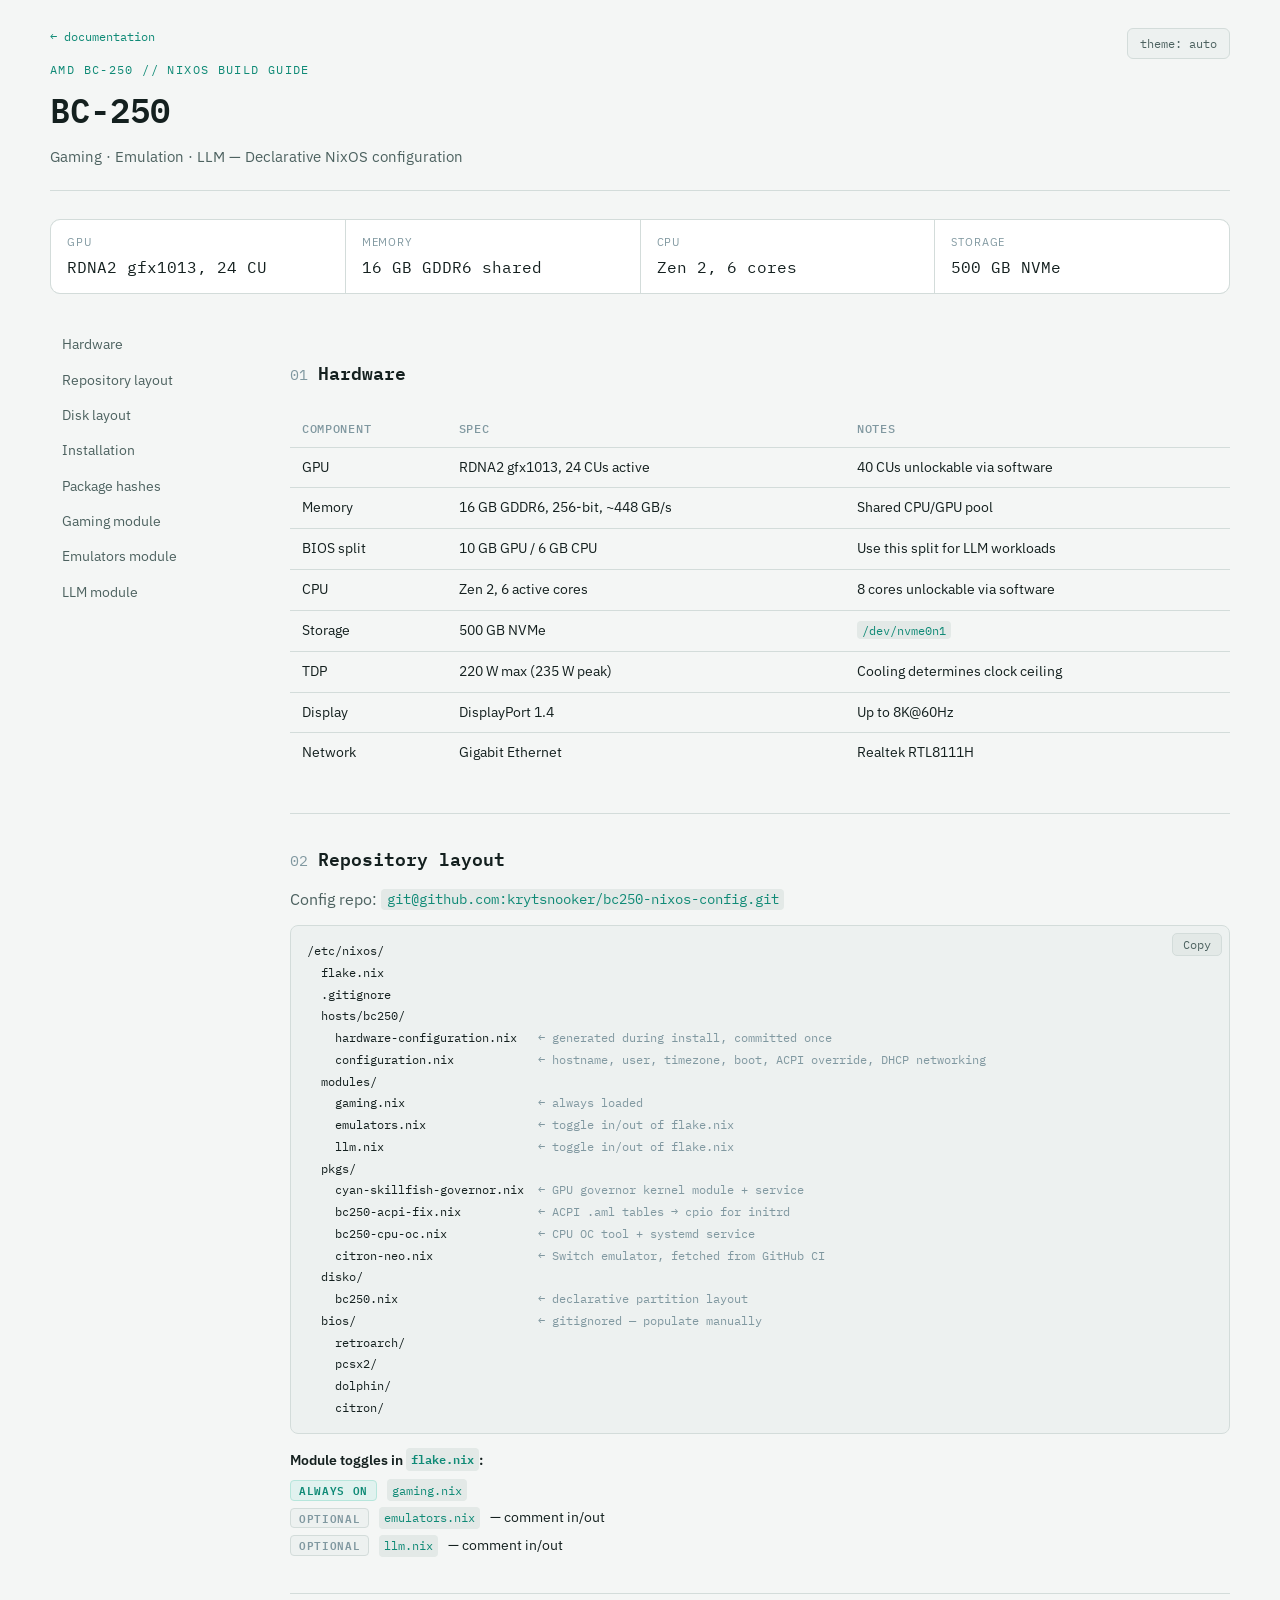
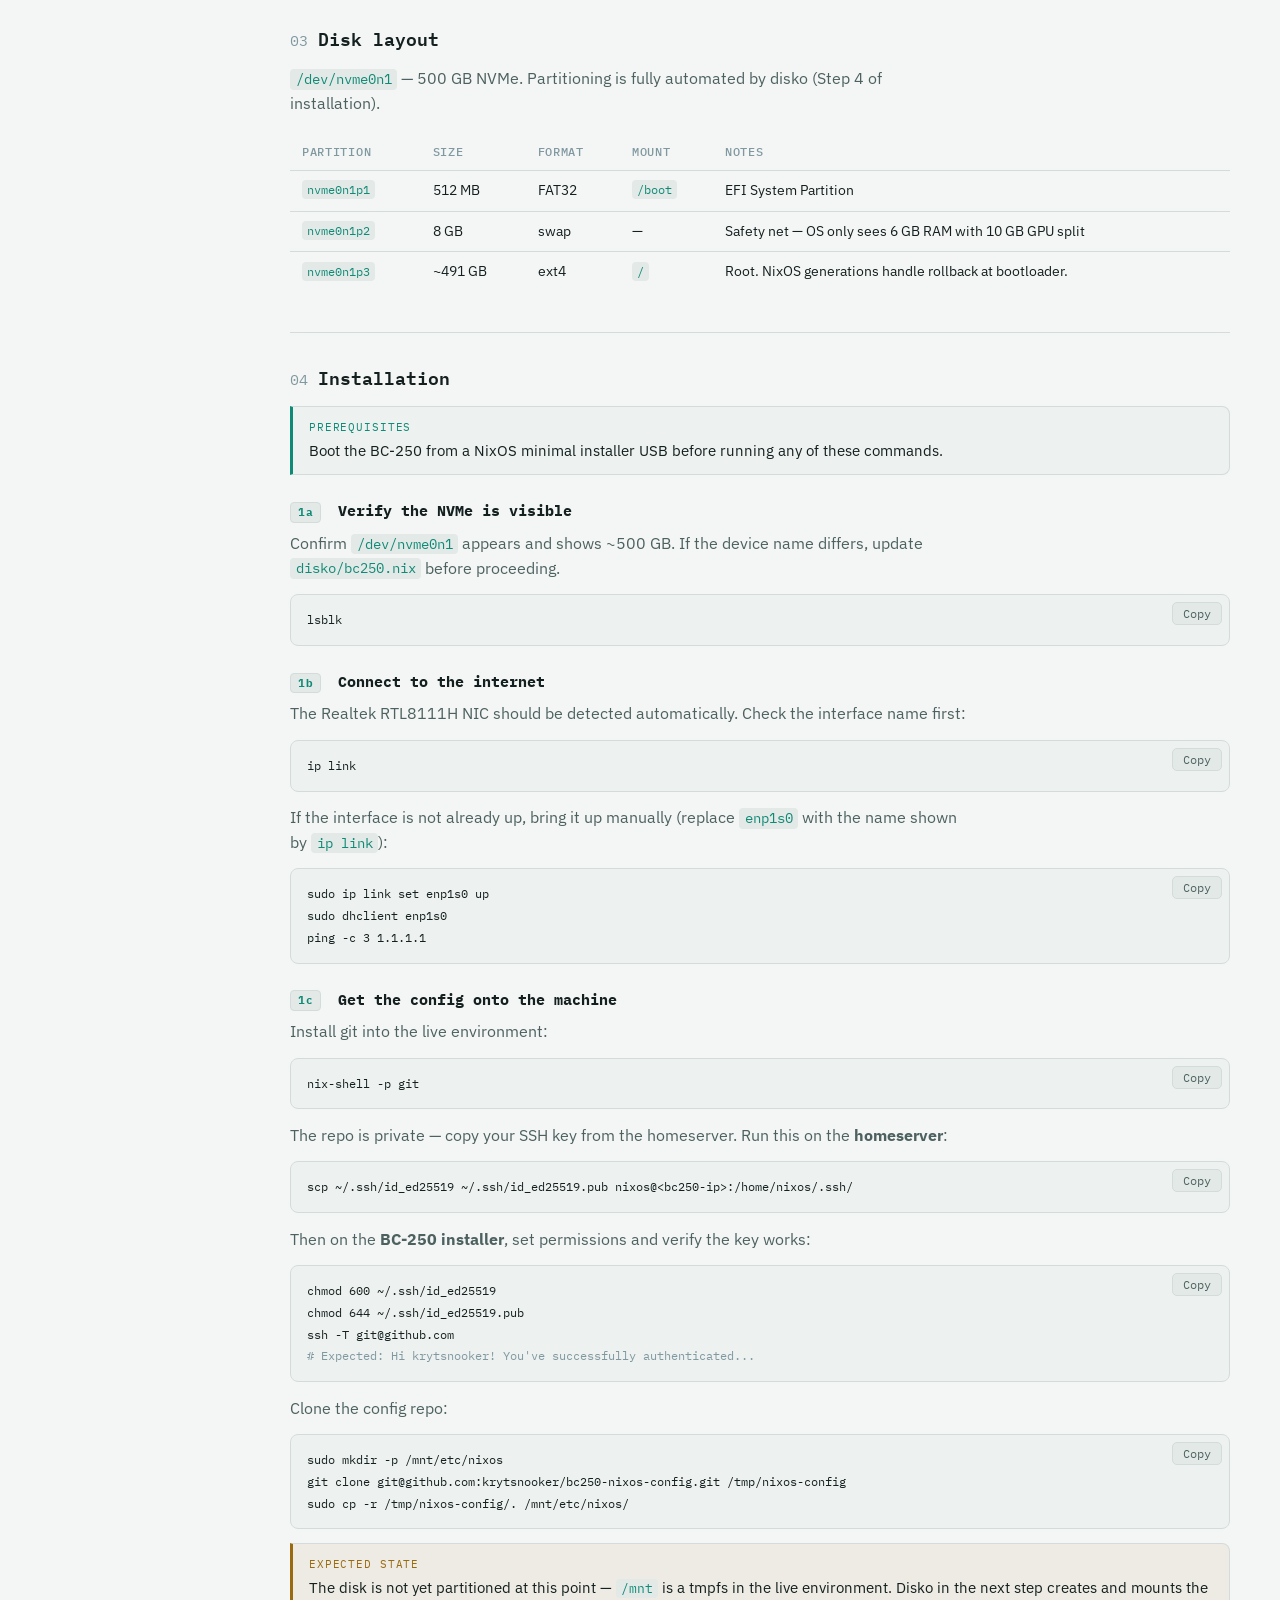
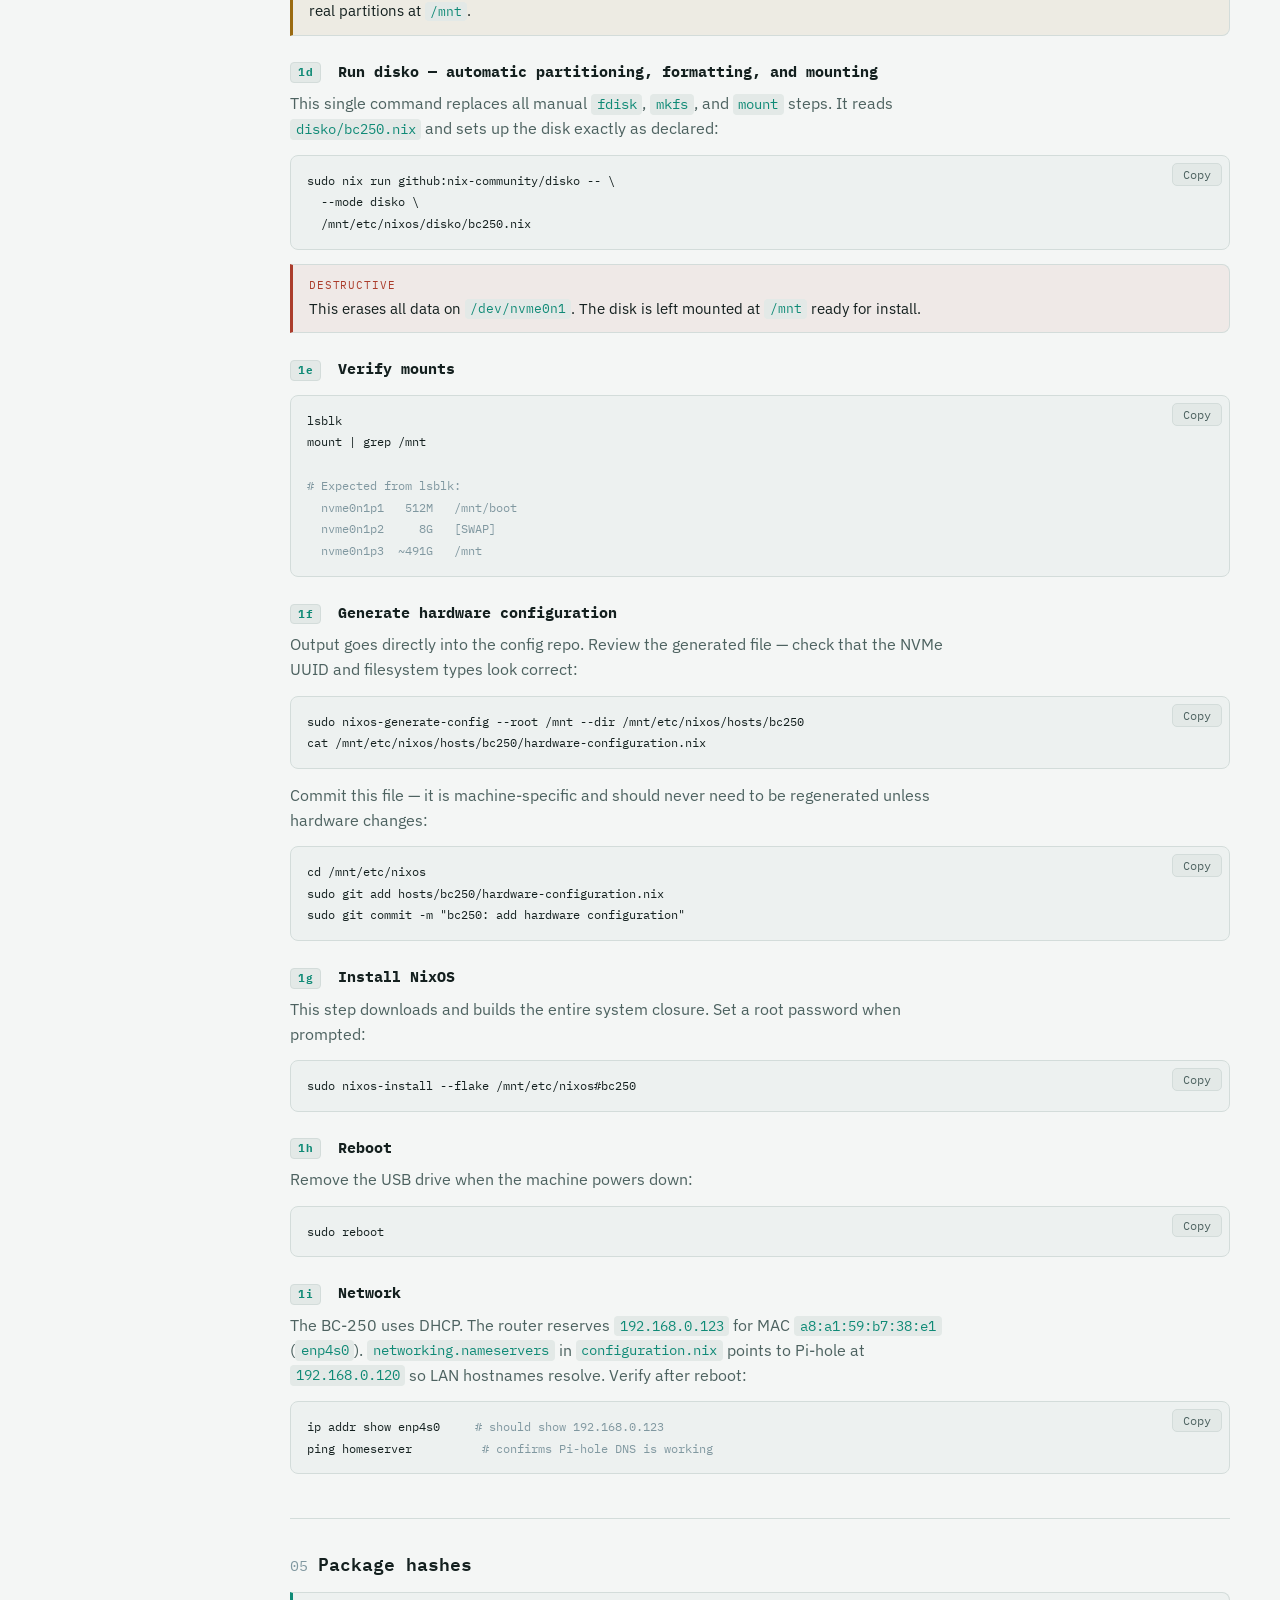
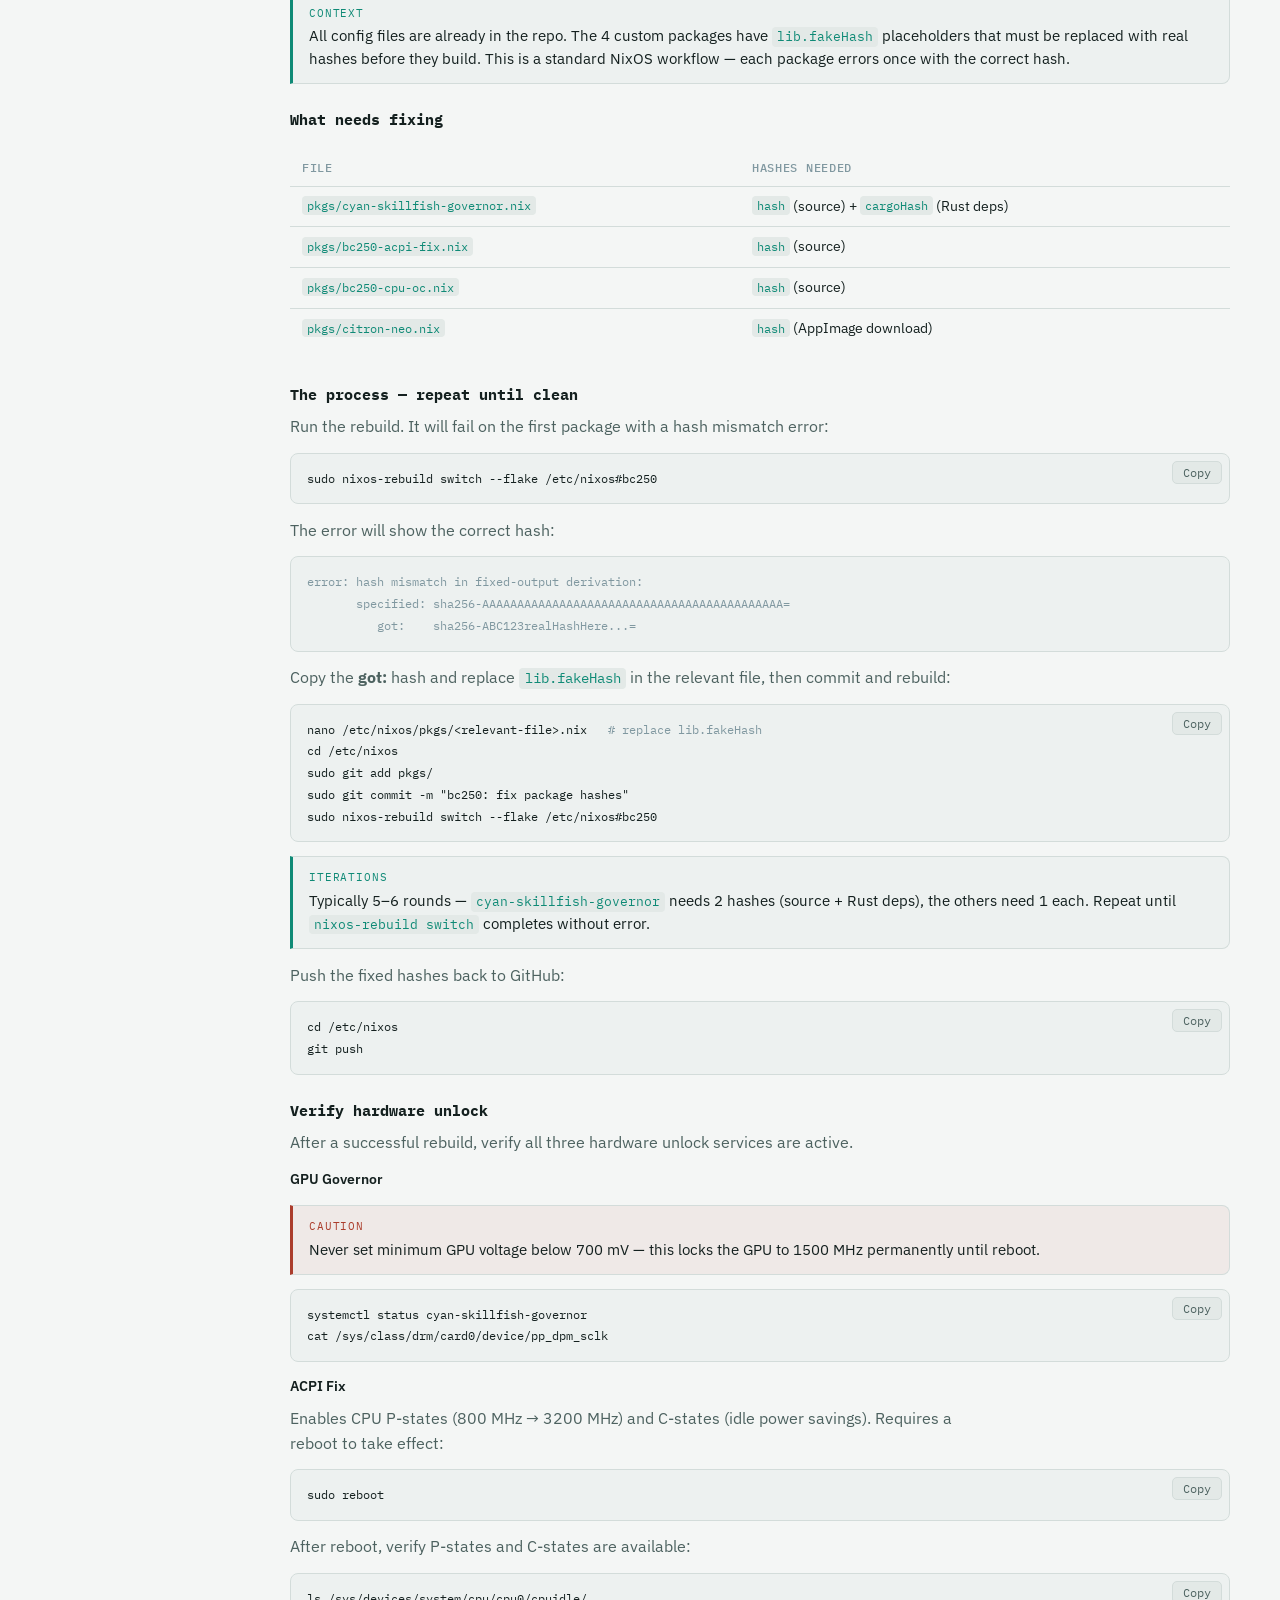
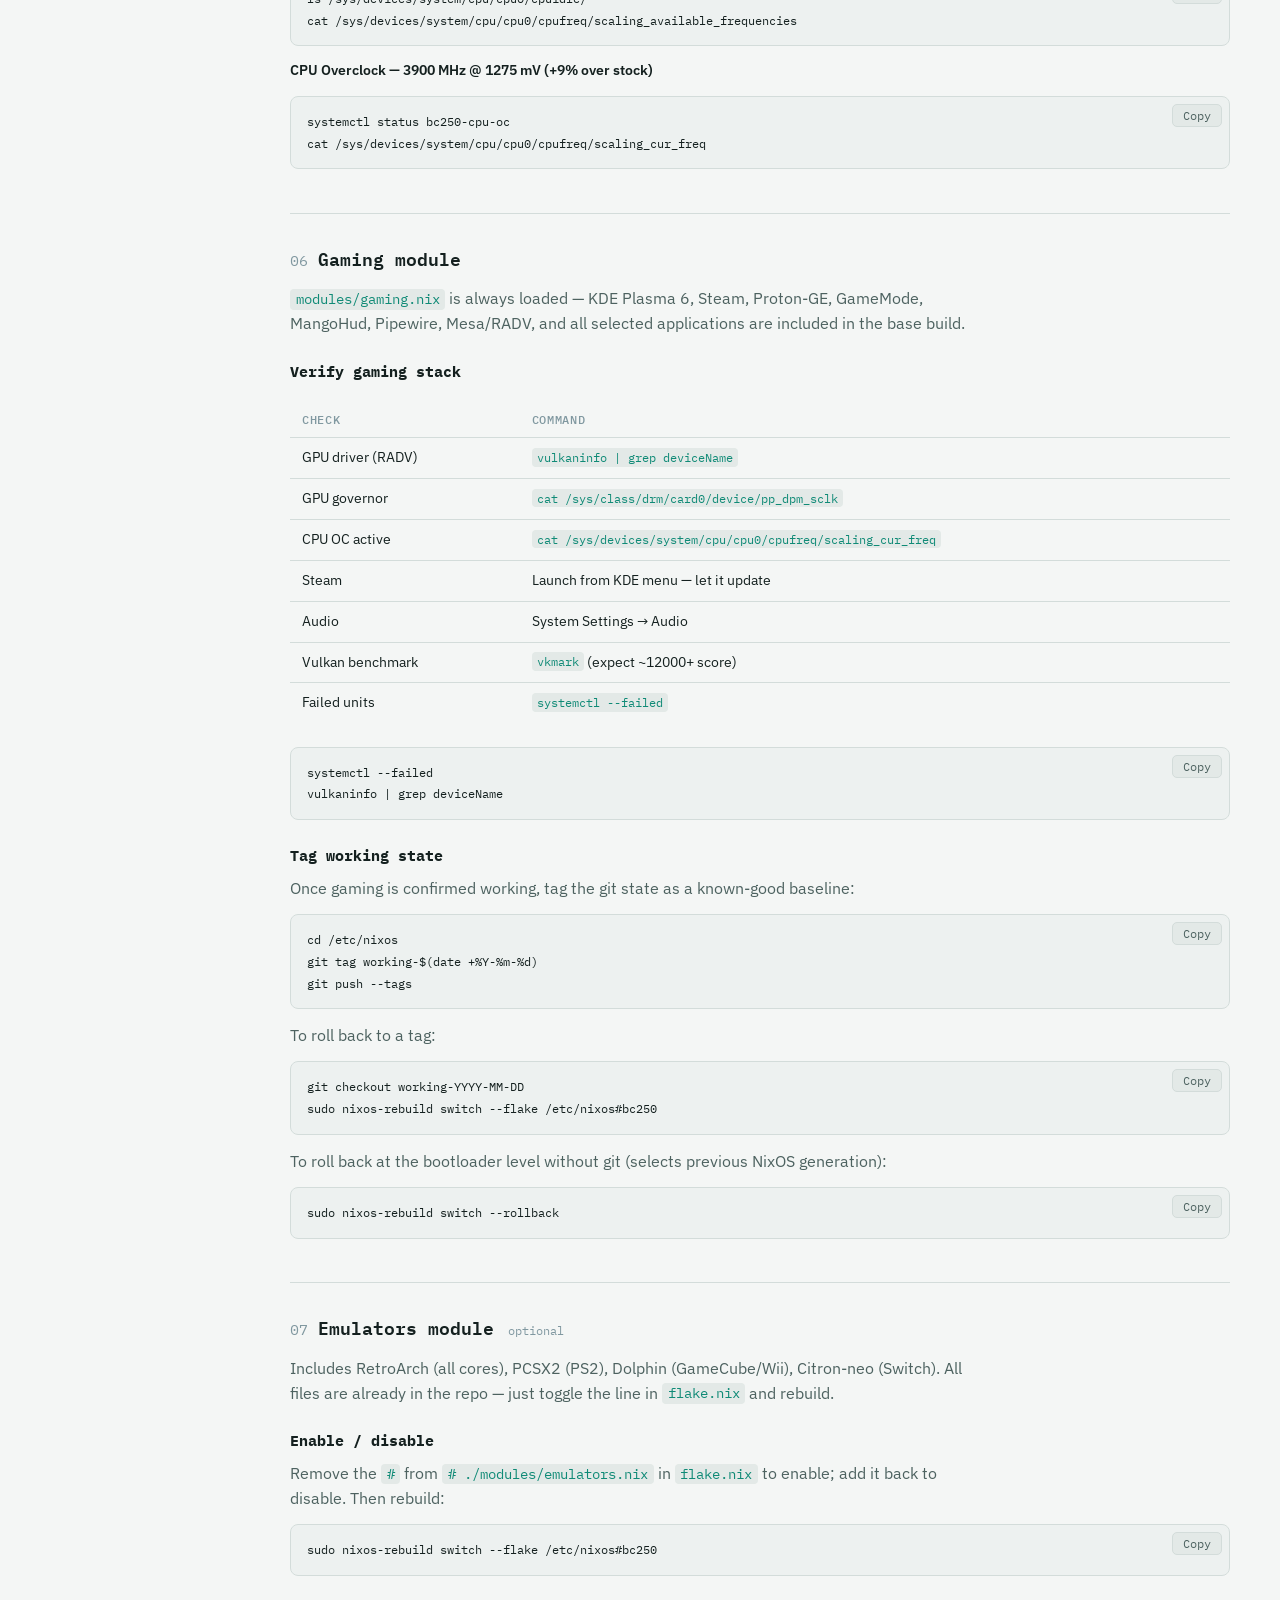
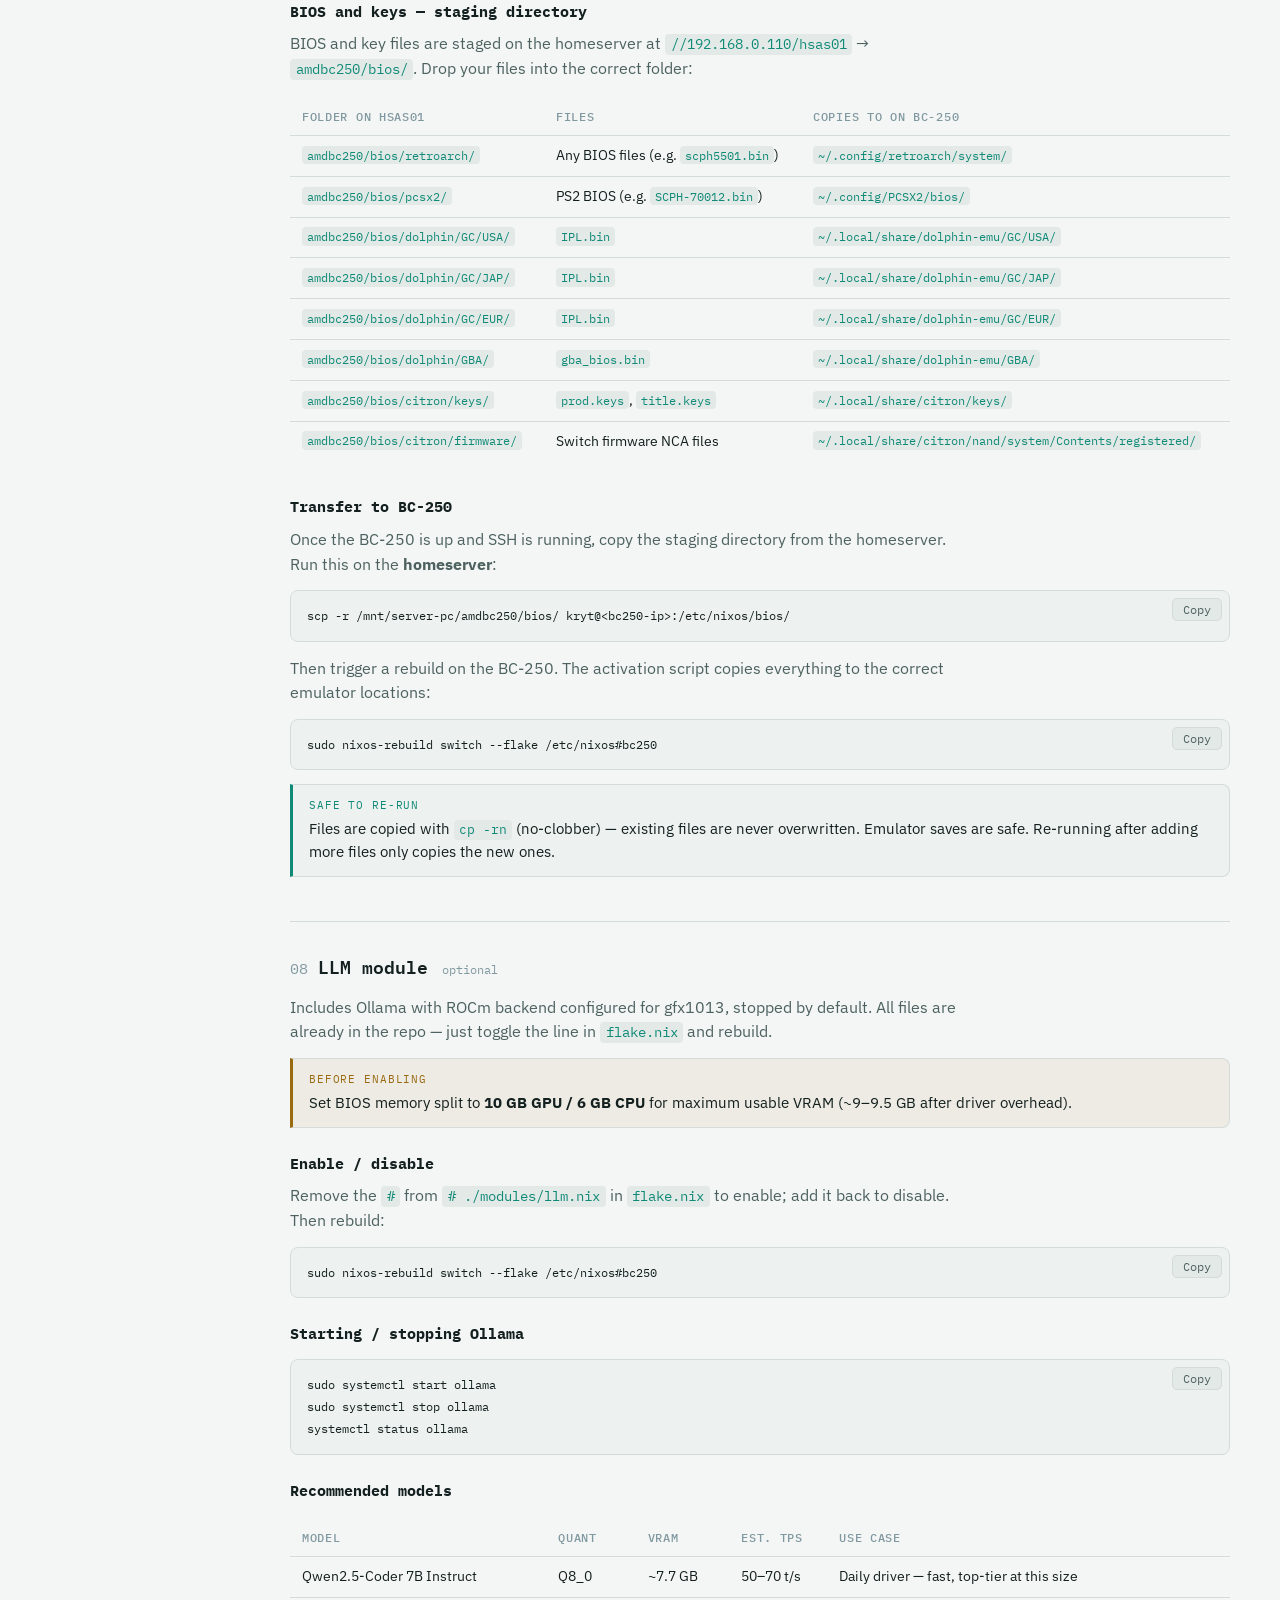
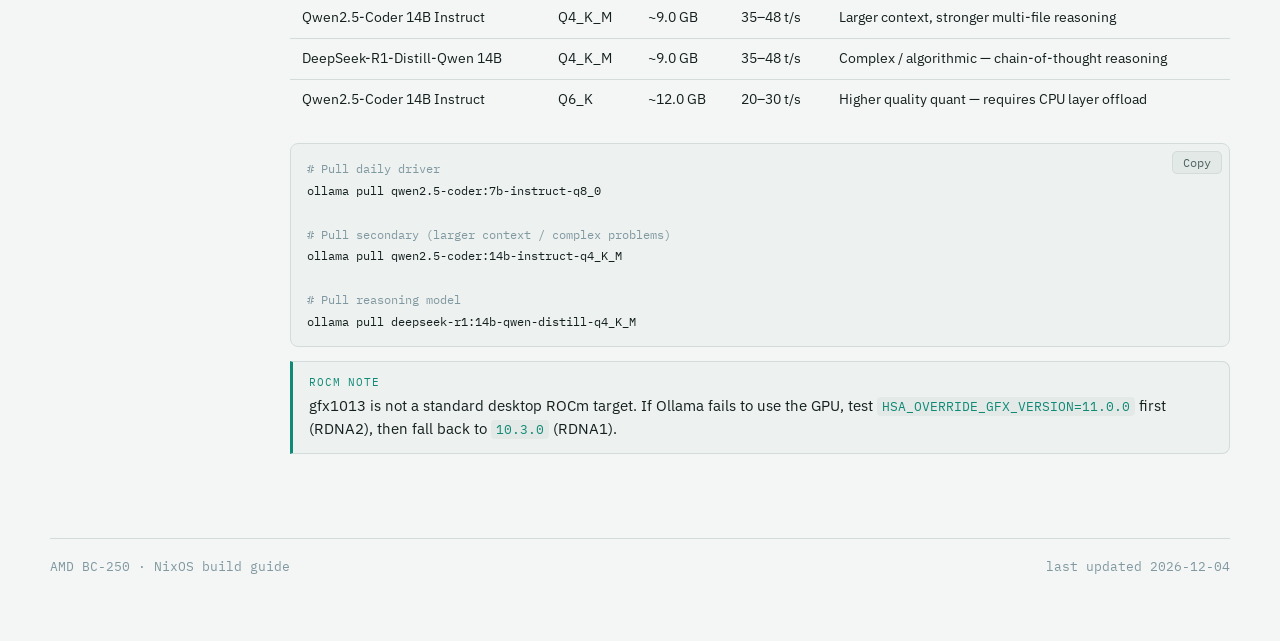
<file: homepage/bc250-build-guide.html>
<!doctype html>
<html lang="en">
<head>
<meta charset="UTF-8">
<meta name="viewport" content="width=device-width, initial-scale=1.0">
<title>BC-250 NixOS Build Guide</title>
<link rel="preconnect" href="https://fonts.googleapis.com">
<link rel="preconnect" href="https://fonts.gstatic.com" crossorigin>
<link href="https://fonts.googleapis.com/css2?family=IBM+Plex+Mono:wght@400;500;600;700&family=IBM+Plex+Sans:wght@400;500;600&display=swap" rel="stylesheet">
<link rel="stylesheet" href="style.css">
</head>
<body>
<div class="shell">

  <header class="top">
    <div class="host-id">
      <a href="documentation.html" style="font-family:'IBM Plex Mono',monospace;font-size:0.75rem;color:var(--accent);text-decoration:none;display:inline-block;margin-bottom:8px;">← documentation</a>
      <span class="eyebrow">AMD BC-250 // NixOS build guide</span>
      <h1>BC-250</h1>
      <p>Gaming &middot; Emulation &middot; LLM &mdash; Declarative NixOS configuration</p>
    </div>
    <button class="theme-toggle" id="themeToggle" type="button" aria-label="Toggle color theme">theme: auto</button>
  </header>

  <div class="stat-row">
    <div class="stat"><span class="label">GPU</span><span class="value">RDNA2 gfx1013, 24 CU</span></div>
    <div class="stat"><span class="label">Memory</span><span class="value">16 GB GDDR6 shared</span></div>
    <div class="stat"><span class="label">CPU</span><span class="value">Zen 2, 6 cores</span></div>
    <div class="stat"><span class="label">Storage</span><span class="value">500 GB NVMe</span></div>
  </div>

  <div class="layout">
    <nav class="toc" aria-label="Sections">
      <a href="#hardware">Hardware</a>
      <a href="#repo">Repository layout</a>
      <a href="#disk">Disk layout</a>
      <a href="#install">Installation</a>
      <a href="#hashes">Package hashes</a>
      <a href="#gaming">Gaming module</a>
      <a href="#emulators">Emulators module</a>
      <a href="#llm">LLM module</a>
    </nav>

    <main>

      <!-- ══════════════════════════════════════════════ HARDWARE -->
      <section id="hardware">
        <h2><span class="idx">01</span> Hardware</h2>
        <div class="table-wrap">
        <table>
          <thead><tr><th>Component</th><th>Spec</th><th>Notes</th></tr></thead>
          <tbody>
            <tr><td>GPU</td><td>RDNA2 gfx1013, 24 CUs active</td><td class="wrap">40 CUs unlockable via software</td></tr>
            <tr><td>Memory</td><td>16 GB GDDR6, 256-bit, ~448 GB/s</td><td class="wrap">Shared CPU/GPU pool</td></tr>
            <tr><td>BIOS split</td><td>10 GB GPU / 6 GB CPU</td><td class="wrap">Use this split for LLM workloads</td></tr>
            <tr><td>CPU</td><td>Zen 2, 6 active cores</td><td class="wrap">8 cores unlockable via software</td></tr>
            <tr><td>Storage</td><td>500 GB NVMe</td><td><code>/dev/nvme0n1</code></td></tr>
            <tr><td>TDP</td><td>220 W max (235 W peak)</td><td class="wrap">Cooling determines clock ceiling</td></tr>
            <tr><td>Display</td><td>DisplayPort 1.4</td><td class="wrap">Up to 8K@60Hz</td></tr>
            <tr><td>Network</td><td>Gigabit Ethernet</td><td class="wrap">Realtek RTL8111H</td></tr>
          </tbody>
        </table>
        </div>
      </section>

      <!-- ══════════════════════════════════════════════ REPO -->
      <section id="repo">
        <h2><span class="idx">02</span> Repository layout</h2>
        <p class="dim">Config repo: <code>git@github.com:krytsnooker/bc250-nixos-config.git</code></p>
        <div class="code-wrap">
          <pre><code>/etc/nixos/
  flake.nix
  .gitignore
  hosts/bc250/
    hardware-configuration.nix   <span class="cmt">← generated during install, committed once</span>
    configuration.nix            <span class="cmt">← hostname, user, timezone, boot, ACPI override, DHCP networking</span>
  modules/
    gaming.nix                   <span class="cmt">← always loaded</span>
    emulators.nix                <span class="cmt">← toggle in/out of flake.nix</span>
    llm.nix                      <span class="cmt">← toggle in/out of flake.nix</span>
  pkgs/
    cyan-skillfish-governor.nix  <span class="cmt">← GPU governor kernel module + service</span>
    bc250-acpi-fix.nix           <span class="cmt">← ACPI .aml tables → cpio for initrd</span>
    bc250-cpu-oc.nix             <span class="cmt">← CPU OC tool + systemd service</span>
    citron-neo.nix               <span class="cmt">← Switch emulator, fetched from GitHub CI</span>
  disko/
    bc250.nix                    <span class="cmt">← declarative partition layout</span>
  bios/                          <span class="cmt">← gitignored — populate manually</span>
    retroarch/
    pcsx2/
    dolphin/
    citron/</code></pre>
          <button class="copy-btn" onclick="copyCode(this)">Copy</button>
        </div>

        <p style="margin-top:16px;font-size:0.88rem;font-weight:600;">Module toggles in <code>flake.nix</code>:</p>
        <div class="toggle-row"><span class="toggle-pill on">Always on</span> <code>gaming.nix</code></div>
        <div class="toggle-row"><span class="toggle-pill off">Optional</span> <code>emulators.nix</code> — comment in/out</div>
        <div class="toggle-row"><span class="toggle-pill off">Optional</span> <code>llm.nix</code> — comment in/out</div>
      </section>

      <!-- ══════════════════════════════════════════════ DISK -->
      <section id="disk">
        <h2><span class="idx">03</span> Disk layout</h2>
        <p class="dim"><code>/dev/nvme0n1</code> — 500 GB NVMe. Partitioning is fully automated by disko (Step 4 of installation).</p>
        <div class="table-wrap">
        <table>
          <thead><tr><th>Partition</th><th>Size</th><th>Format</th><th>Mount</th><th>Notes</th></tr></thead>
          <tbody>
            <tr><td><code>nvme0n1p1</code></td><td>512 MB</td><td>FAT32</td><td><code>/boot</code></td><td class="wrap">EFI System Partition</td></tr>
            <tr><td><code>nvme0n1p2</code></td><td>8 GB</td><td>swap</td><td>—</td><td class="wrap">Safety net — OS only sees 6 GB RAM with 10 GB GPU split</td></tr>
            <tr><td><code>nvme0n1p3</code></td><td>~491 GB</td><td>ext4</td><td><code>/</code></td><td class="wrap">Root. NixOS generations handle rollback at bootloader.</td></tr>
          </tbody>
        </table>
        </div>
      </section>

      <!-- ══════════════════════════════════════════════ INSTALLATION -->
      <section id="install">
        <h2><span class="idx">04</span> Installation</h2>
        <div class="callout info">
          <span class="tag">Prerequisites</span>
          Boot the BC-250 from a NixOS minimal installer USB before running any of these commands.
        </div>

        <h3><span class="step-id">1a</span> Verify the NVMe is visible</h3>
        <p class="dim">Confirm <code>/dev/nvme0n1</code> appears and shows ~500 GB. If the device name differs, update <code>disko/bc250.nix</code> before proceeding.</p>
        <div class="code-wrap">
          <pre><code>lsblk</code></pre>
          <button class="copy-btn" onclick="copyCode(this)">Copy</button>
        </div>

        <h3><span class="step-id">1b</span> Connect to the internet</h3>
        <p class="dim">The Realtek RTL8111H NIC should be detected automatically. Check the interface name first:</p>
        <div class="code-wrap">
          <pre><code>ip link</code></pre>
          <button class="copy-btn" onclick="copyCode(this)">Copy</button>
        </div>
        <p class="dim" style="margin-top:10px;">If the interface is not already up, bring it up manually (replace <code>enp1s0</code> with the name shown by <code>ip link</code>):</p>
        <div class="code-wrap">
          <pre><code>sudo ip link set enp1s0 up
sudo dhclient enp1s0
ping -c 3 1.1.1.1</code></pre>
          <button class="copy-btn" onclick="copyCode(this)">Copy</button>
        </div>

        <h3><span class="step-id">1c</span> Get the config onto the machine</h3>
        <p class="dim">Install git into the live environment:</p>
        <div class="code-wrap">
          <pre><code>nix-shell -p git</code></pre>
          <button class="copy-btn" onclick="copyCode(this)">Copy</button>
        </div>
        <p class="dim" style="margin-top:12px;">The repo is private — copy your SSH key from the homeserver. Run this on the <strong>homeserver</strong>:</p>
        <div class="code-wrap">
          <pre><code>scp ~/.ssh/id_ed25519 ~/.ssh/id_ed25519.pub nixos@&lt;bc250-ip&gt;:/home/nixos/.ssh/</code></pre>
          <button class="copy-btn" onclick="copyCode(this)">Copy</button>
        </div>
        <p class="dim" style="margin-top:10px;">Then on the <strong>BC-250 installer</strong>, set permissions and verify the key works:</p>
        <div class="code-wrap">
          <pre><code>chmod 600 ~/.ssh/id_ed25519
chmod 644 ~/.ssh/id_ed25519.pub
ssh -T git@github.com
<span class="cmt"># Expected: Hi krytsnooker! You've successfully authenticated...</span></code></pre>
          <button class="copy-btn" onclick="copyCode(this)">Copy</button>
        </div>
        <p class="dim" style="margin-top:12px;">Clone the config repo:</p>
        <div class="code-wrap">
          <pre><code>sudo mkdir -p /mnt/etc/nixos
git clone git@github.com:krytsnooker/bc250-nixos-config.git /tmp/nixos-config
sudo cp -r /tmp/nixos-config/. /mnt/etc/nixos/</code></pre>
          <button class="copy-btn" onclick="copyCode(this)">Copy</button>
        </div>
        <div class="callout warn">
          <span class="tag">Expected state</span>
          The disk is not yet partitioned at this point — <code>/mnt</code> is a tmpfs in the live environment. Disko in the next step creates and mounts the real partitions at <code>/mnt</code>.
        </div>

        <h3><span class="step-id">1d</span> Run disko — automatic partitioning, formatting, and mounting</h3>
        <p class="dim">This single command replaces all manual <code>fdisk</code>, <code>mkfs</code>, and <code>mount</code> steps. It reads <code>disko/bc250.nix</code> and sets up the disk exactly as declared:</p>
        <div class="code-wrap">
          <pre><code>sudo nix run github:nix-community/disko -- \
  --mode disko \
  /mnt/etc/nixos/disko/bc250.nix</code></pre>
          <button class="copy-btn" onclick="copyCode(this)">Copy</button>
        </div>
        <div class="callout danger">
          <span class="tag">Destructive</span>
          This erases all data on <code>/dev/nvme0n1</code>. The disk is left mounted at <code>/mnt</code> ready for install.
        </div>

        <h3><span class="step-id">1e</span> Verify mounts</h3>
        <div class="code-wrap">
          <pre><code>lsblk
mount | grep /mnt

<span class="cmt"># Expected from lsblk:</span>
<span class="cmt">  nvme0n1p1   512M   /mnt/boot</span>
<span class="cmt">  nvme0n1p2     8G   [SWAP]</span>
<span class="cmt">  nvme0n1p3  ~491G   /mnt</span></code></pre>
          <button class="copy-btn" onclick="copyCode(this)">Copy</button>
        </div>

        <h3><span class="step-id">1f</span> Generate hardware configuration</h3>
        <p class="dim">Output goes directly into the config repo. Review the generated file — check that the NVMe UUID and filesystem types look correct:</p>
        <div class="code-wrap">
          <pre><code>sudo nixos-generate-config --root /mnt --dir /mnt/etc/nixos/hosts/bc250
cat /mnt/etc/nixos/hosts/bc250/hardware-configuration.nix</code></pre>
          <button class="copy-btn" onclick="copyCode(this)">Copy</button>
        </div>
        <p class="dim" style="margin-top:10px;">Commit this file — it is machine-specific and should never need to be regenerated unless hardware changes:</p>
        <div class="code-wrap">
          <pre><code>cd /mnt/etc/nixos
sudo git add hosts/bc250/hardware-configuration.nix
sudo git commit -m "bc250: add hardware configuration"</code></pre>
          <button class="copy-btn" onclick="copyCode(this)">Copy</button>
        </div>

        <h3><span class="step-id">1g</span> Install NixOS</h3>
        <p class="dim">This step downloads and builds the entire system closure. Set a root password when prompted:</p>
        <div class="code-wrap">
          <pre><code>sudo nixos-install --flake /mnt/etc/nixos#bc250</code></pre>
          <button class="copy-btn" onclick="copyCode(this)">Copy</button>
        </div>

        <h3><span class="step-id">1h</span> Reboot</h3>
        <p class="dim">Remove the USB drive when the machine powers down:</p>
        <div class="code-wrap">
          <pre><code>sudo reboot</code></pre>
          <button class="copy-btn" onclick="copyCode(this)">Copy</button>
        </div>

        <h3><span class="step-id">1i</span> Network</h3>
        <p class="dim">The BC-250 uses DHCP. The router reserves <code>192.168.0.123</code> for MAC <code>a8:a1:59:b7:38:e1</code> (<code>enp4s0</code>). <code>networking.nameservers</code> in <code>configuration.nix</code> points to Pi-hole at <code>192.168.0.120</code> so LAN hostnames resolve. Verify after reboot:</p>
        <div class="code-wrap">
          <pre><code>ip addr show enp4s0     <span class="cmt"># should show 192.168.0.123</span>
ping homeserver          <span class="cmt"># confirms Pi-hole DNS is working</span></code></pre>
          <button class="copy-btn" onclick="copyCode(this)">Copy</button>
        </div>
      </section>

      <!-- ══════════════════════════════════════════════ HASHES -->
      <section id="hashes">
        <h2><span class="idx">05</span> Package hashes</h2>
        <div class="callout info">
          <span class="tag">Context</span>
          All config files are already in the repo. The 4 custom packages have <code>lib.fakeHash</code> placeholders that must be replaced with real hashes before they build. This is a standard NixOS workflow — each package errors once with the correct hash.
        </div>

        <h3>What needs fixing</h3>
        <div class="table-wrap">
        <table>
          <thead><tr><th>File</th><th>Hashes needed</th></tr></thead>
          <tbody>
            <tr><td><code>pkgs/cyan-skillfish-governor.nix</code></td><td class="wrap"><code>hash</code> (source) + <code>cargoHash</code> (Rust deps)</td></tr>
            <tr><td><code>pkgs/bc250-acpi-fix.nix</code></td><td><code>hash</code> (source)</td></tr>
            <tr><td><code>pkgs/bc250-cpu-oc.nix</code></td><td><code>hash</code> (source)</td></tr>
            <tr><td><code>pkgs/citron-neo.nix</code></td><td><code>hash</code> (AppImage download)</td></tr>
          </tbody>
        </table>
        </div>

        <h3>The process — repeat until clean</h3>
        <p class="dim">Run the rebuild. It will fail on the first package with a hash mismatch error:</p>
        <div class="code-wrap">
          <pre><code>sudo nixos-rebuild switch --flake /etc/nixos#bc250</code></pre>
          <button class="copy-btn" onclick="copyCode(this)">Copy</button>
        </div>
        <p class="dim" style="margin-top:10px;">The error will show the correct hash:</p>
        <div class="code-wrap">
          <pre><code><span class="cmt">error: hash mismatch in fixed-output derivation:
       specified: sha256-AAAAAAAAAAAAAAAAAAAAAAAAAAAAAAAAAAAAAAAAAAA=
          got:    sha256-ABC123realHashHere...=</span></code></pre>
        </div>
        <p class="dim">Copy the <strong>got:</strong> hash and replace <code>lib.fakeHash</code> in the relevant file, then commit and rebuild:</p>
        <div class="code-wrap">
          <pre><code>nano /etc/nixos/pkgs/&lt;relevant-file&gt;.nix   <span class="cmt"># replace lib.fakeHash</span>
cd /etc/nixos
sudo git add pkgs/
sudo git commit -m "bc250: fix package hashes"
sudo nixos-rebuild switch --flake /etc/nixos#bc250</code></pre>
          <button class="copy-btn" onclick="copyCode(this)">Copy</button>
        </div>
        <div class="callout info">
          <span class="tag">Iterations</span>
          Typically 5–6 rounds — <code>cyan-skillfish-governor</code> needs 2 hashes (source + Rust deps), the others need 1 each. Repeat until <code>nixos-rebuild switch</code> completes without error.
        </div>
        <p class="dim" style="margin-top:4px;">Push the fixed hashes back to GitHub:</p>
        <div class="code-wrap">
          <pre><code>cd /etc/nixos
git push</code></pre>
          <button class="copy-btn" onclick="copyCode(this)">Copy</button>
        </div>

        <h3>Verify hardware unlock</h3>
        <p class="dim">After a successful rebuild, verify all three hardware unlock services are active.</p>

        <p style="margin-top:14px;font-size:0.88rem;font-weight:600;color:var(--text);">GPU Governor</p>
        <div class="callout danger">
          <span class="tag">Caution</span>
          Never set minimum GPU voltage below 700 mV — this locks the GPU to 1500 MHz permanently until reboot.
        </div>
        <div class="code-wrap">
          <pre><code>systemctl status cyan-skillfish-governor
cat /sys/class/drm/card0/device/pp_dpm_sclk</code></pre>
          <button class="copy-btn" onclick="copyCode(this)">Copy</button>
        </div>

        <p style="margin-top:14px;font-size:0.88rem;font-weight:600;color:var(--text);">ACPI Fix</p>
        <p class="dim">Enables CPU P-states (800 MHz → 3200 MHz) and C-states (idle power savings). Requires a reboot to take effect:</p>
        <div class="code-wrap">
          <pre><code>sudo reboot</code></pre>
          <button class="copy-btn" onclick="copyCode(this)">Copy</button>
        </div>
        <p class="dim" style="margin-top:10px;">After reboot, verify P-states and C-states are available:</p>
        <div class="code-wrap">
          <pre><code>ls /sys/devices/system/cpu/cpu0/cpuidle/
cat /sys/devices/system/cpu/cpu0/cpufreq/scaling_available_frequencies</code></pre>
          <button class="copy-btn" onclick="copyCode(this)">Copy</button>
        </div>

        <p style="margin-top:14px;font-size:0.88rem;font-weight:600;color:var(--text);">CPU Overclock — 3900 MHz @ 1275 mV (+9% over stock)</p>
        <div class="code-wrap">
          <pre><code>systemctl status bc250-cpu-oc
cat /sys/devices/system/cpu/cpu0/cpufreq/scaling_cur_freq</code></pre>
          <button class="copy-btn" onclick="copyCode(this)">Copy</button>
        </div>
      </section>

      <!-- ══════════════════════════════════════════════ GAMING -->
      <section id="gaming">
        <h2><span class="idx">06</span> Gaming module</h2>
        <p class="dim"><code>modules/gaming.nix</code> is always loaded — KDE Plasma 6, Steam, Proton-GE, GameMode, MangoHud, Pipewire, Mesa/RADV, and all selected applications are included in the base build.</p>

        <h3>Verify gaming stack</h3>
        <div class="table-wrap">
        <table>
          <thead><tr><th>Check</th><th>Command</th></tr></thead>
          <tbody>
            <tr><td>GPU driver (RADV)</td><td><code>vulkaninfo | grep deviceName</code></td></tr>
            <tr><td>GPU governor</td><td><code>cat /sys/class/drm/card0/device/pp_dpm_sclk</code></td></tr>
            <tr><td>CPU OC active</td><td><code>cat /sys/devices/system/cpu/cpu0/cpufreq/scaling_cur_freq</code></td></tr>
            <tr><td>Steam</td><td class="wrap">Launch from KDE menu — let it update</td></tr>
            <tr><td>Audio</td><td class="wrap">System Settings → Audio</td></tr>
            <tr><td>Vulkan benchmark</td><td><code>vkmark</code> (expect ~12000+ score)</td></tr>
            <tr><td>Failed units</td><td><code>systemctl --failed</code></td></tr>
          </tbody>
        </table>
        </div>
        <div class="code-wrap">
          <pre><code>systemctl --failed
vulkaninfo | grep deviceName</code></pre>
          <button class="copy-btn" onclick="copyCode(this)">Copy</button>
        </div>

        <h3>Tag working state</h3>
        <p class="dim">Once gaming is confirmed working, tag the git state as a known-good baseline:</p>
        <div class="code-wrap">
          <pre><code>cd /etc/nixos
git tag working-$(date +%Y-%m-%d)
git push --tags</code></pre>
          <button class="copy-btn" onclick="copyCode(this)">Copy</button>
        </div>
        <p class="dim" style="margin-top:10px;">To roll back to a tag:</p>
        <div class="code-wrap">
          <pre><code>git checkout working-YYYY-MM-DD
sudo nixos-rebuild switch --flake /etc/nixos#bc250</code></pre>
          <button class="copy-btn" onclick="copyCode(this)">Copy</button>
        </div>
        <p class="dim" style="margin-top:10px;">To roll back at the bootloader level without git (selects previous NixOS generation):</p>
        <div class="code-wrap">
          <pre><code>sudo nixos-rebuild switch --rollback</code></pre>
          <button class="copy-btn" onclick="copyCode(this)">Copy</button>
        </div>
      </section>

      <!-- ══════════════════════════════════════════════ EMULATORS -->
      <section id="emulators">
        <h2><span class="idx">07</span> Emulators module <span style="font-size:0.75rem;font-weight:400;color:var(--text-faint);margin-left:4px;">optional</span></h2>
        <p class="dim">Includes RetroArch (all cores), PCSX2 (PS2), Dolphin (GameCube/Wii), Citron-neo (Switch). All files are already in the repo — just toggle the line in <code>flake.nix</code> and rebuild.</p>

        <h3>Enable / disable</h3>
        <p class="dim">Remove the <code>#</code> from <code># ./modules/emulators.nix</code> in <code>flake.nix</code> to enable; add it back to disable. Then rebuild:</p>
        <div class="code-wrap">
          <pre><code>sudo nixos-rebuild switch --flake /etc/nixos#bc250</code></pre>
          <button class="copy-btn" onclick="copyCode(this)">Copy</button>
        </div>

        <h3>BIOS and keys — staging directory</h3>
        <p class="dim">BIOS and key files are staged on the homeserver at <code>//192.168.0.110/hsas01</code> → <code>amdbc250/bios/</code>. Drop your files into the correct folder:</p>
        <div class="table-wrap">
        <table>
          <thead><tr><th>Folder on hsas01</th><th>Files</th><th>Copies to on BC-250</th></tr></thead>
          <tbody>
            <tr><td><code>amdbc250/bios/retroarch/</code></td><td class="wrap">Any BIOS files (e.g. <code>scph5501.bin</code>)</td><td><code>~/.config/retroarch/system/</code></td></tr>
            <tr><td><code>amdbc250/bios/pcsx2/</code></td><td class="wrap">PS2 BIOS (e.g. <code>SCPH-70012.bin</code>)</td><td><code>~/.config/PCSX2/bios/</code></td></tr>
            <tr><td><code>amdbc250/bios/dolphin/GC/USA/</code></td><td><code>IPL.bin</code></td><td><code>~/.local/share/dolphin-emu/GC/USA/</code></td></tr>
            <tr><td><code>amdbc250/bios/dolphin/GC/JAP/</code></td><td><code>IPL.bin</code></td><td><code>~/.local/share/dolphin-emu/GC/JAP/</code></td></tr>
            <tr><td><code>amdbc250/bios/dolphin/GC/EUR/</code></td><td><code>IPL.bin</code></td><td><code>~/.local/share/dolphin-emu/GC/EUR/</code></td></tr>
            <tr><td><code>amdbc250/bios/dolphin/GBA/</code></td><td><code>gba_bios.bin</code></td><td><code>~/.local/share/dolphin-emu/GBA/</code></td></tr>
            <tr><td><code>amdbc250/bios/citron/keys/</code></td><td><code>prod.keys</code>, <code>title.keys</code></td><td><code>~/.local/share/citron/keys/</code></td></tr>
            <tr><td><code>amdbc250/bios/citron/firmware/</code></td><td class="wrap">Switch firmware NCA files</td><td class="wrap"><code>~/.local/share/citron/nand/system/Contents/registered/</code></td></tr>
          </tbody>
        </table>
        </div>

        <h3>Transfer to BC-250</h3>
        <p class="dim">Once the BC-250 is up and SSH is running, copy the staging directory from the homeserver. Run this on the <strong>homeserver</strong>:</p>
        <div class="code-wrap">
          <pre><code>scp -r /mnt/server-pc/amdbc250/bios/ kryt@&lt;bc250-ip&gt;:/etc/nixos/bios/</code></pre>
          <button class="copy-btn" onclick="copyCode(this)">Copy</button>
        </div>
        <p class="dim" style="margin-top:10px;">Then trigger a rebuild on the BC-250. The activation script copies everything to the correct emulator locations:</p>
        <div class="code-wrap">
          <pre><code>sudo nixos-rebuild switch --flake /etc/nixos#bc250</code></pre>
          <button class="copy-btn" onclick="copyCode(this)">Copy</button>
        </div>
        <div class="callout info">
          <span class="tag">Safe to re-run</span>
          Files are copied with <code>cp -rn</code> (no-clobber) — existing files are never overwritten. Emulator saves are safe. Re-running after adding more files only copies the new ones.
        </div>
      </section>

      <!-- ══════════════════════════════════════════════ LLM -->
      <section id="llm">
        <h2><span class="idx">08</span> LLM module <span style="font-size:0.75rem;font-weight:400;color:var(--text-faint);margin-left:4px;">optional</span></h2>
        <p class="dim">Includes Ollama with ROCm backend configured for gfx1013, stopped by default. All files are already in the repo — just toggle the line in <code>flake.nix</code> and rebuild.</p>

        <div class="callout warn">
          <span class="tag">Before enabling</span>
          Set BIOS memory split to <strong>10 GB GPU / 6 GB CPU</strong> for maximum usable VRAM (~9–9.5 GB after driver overhead).
        </div>

        <h3>Enable / disable</h3>
        <p class="dim">Remove the <code>#</code> from <code># ./modules/llm.nix</code> in <code>flake.nix</code> to enable; add it back to disable. Then rebuild:</p>
        <div class="code-wrap">
          <pre><code>sudo nixos-rebuild switch --flake /etc/nixos#bc250</code></pre>
          <button class="copy-btn" onclick="copyCode(this)">Copy</button>
        </div>

        <h3>Starting / stopping Ollama</h3>
        <div class="code-wrap">
          <pre><code>sudo systemctl start ollama
sudo systemctl stop ollama
systemctl status ollama</code></pre>
          <button class="copy-btn" onclick="copyCode(this)">Copy</button>
        </div>

        <h3>Recommended models</h3>
        <div class="table-wrap">
        <table class="model-table">
          <thead><tr><th>Model</th><th>Quant</th><th>VRAM</th><th>Est. TPS</th><th>Use case</th></tr></thead>
          <tbody>
            <tr><td>Qwen2.5-Coder 7B Instruct</td><td>Q8_0</td><td>~7.7 GB</td><td class="perf">50–70 t/s</td><td class="wrap">Daily driver — fast, top-tier at this size</td></tr>
            <tr><td>Qwen2.5-Coder 14B Instruct</td><td>Q4_K_M</td><td>~9.0 GB</td><td class="perf">35–48 t/s</td><td class="wrap">Larger context, stronger multi-file reasoning</td></tr>
            <tr><td>DeepSeek-R1-Distill-Qwen 14B</td><td>Q4_K_M</td><td>~9.0 GB</td><td class="perf">35–48 t/s</td><td class="wrap">Complex / algorithmic — chain-of-thought reasoning</td></tr>
            <tr><td>Qwen2.5-Coder 14B Instruct</td><td>Q6_K</td><td>~12.0 GB</td><td class="perf">20–30 t/s</td><td class="wrap">Higher quality quant — requires CPU layer offload</td></tr>
          </tbody>
        </table>
        </div>
        <div class="code-wrap" style="margin-top:14px;">
          <pre><code><span class="cmt"># Pull daily driver</span>
ollama pull qwen2.5-coder:7b-instruct-q8_0

<span class="cmt"># Pull secondary (larger context / complex problems)</span>
ollama pull qwen2.5-coder:14b-instruct-q4_K_M

<span class="cmt"># Pull reasoning model</span>
ollama pull deepseek-r1:14b-qwen-distill-q4_K_M</code></pre>
          <button class="copy-btn" onclick="copyCode(this)">Copy</button>
        </div>
        <div class="callout info">
          <span class="tag">ROCm note</span>
          gfx1013 is not a standard desktop ROCm target. If Ollama fails to use the GPU, test <code>HSA_OVERRIDE_GFX_VERSION=11.0.0</code> first (RDNA2), then fall back to <code>10.3.0</code> (RDNA1).
        </div>
      </section>

    </main>
  </div>

  <footer>
    <span>AMD BC-250 &middot; NixOS build guide</span>
    <span id="genDate"></span>
  </footer>

</div>

<script>
  (function () {
    var root = document.documentElement;
    var btn = document.getElementById('themeToggle');
    var stored = null;
    try { stored = localStorage.getItem('hs-theme'); } catch (e) {}
    if (stored === 'dark' || stored === 'light') {
      root.setAttribute('data-theme', stored);
    }
    function label() {
      var mode = root.getAttribute('data-theme');
      btn.textContent = 'theme: ' + (mode ? mode : 'auto');
    }
    label();
    btn.addEventListener('click', function () {
      var current = root.getAttribute('data-theme');
      var next = current === 'dark' ? 'light' : (current === 'light' ? null : 'dark');
      if (next) {
        root.setAttribute('data-theme', next);
        try { localStorage.setItem('hs-theme', next); } catch (e) {}
      } else {
        root.removeAttribute('data-theme');
        try { localStorage.removeItem('hs-theme'); } catch (e) {}
      }
      label();
    });

    var d = new Date();
    document.getElementById('genDate').textContent =
      'last updated ' + d.toISOString().slice(0, 10);
  })();

  function copyCode(btn) {
    var pre = btn.previousElementSibling;
    var text = pre.innerText;
    navigator.clipboard.writeText(text).then(function () {
      btn.textContent = 'Copied!';
      btn.classList.add('copied');
      setTimeout(function () {
        btn.textContent = 'Copy';
        btn.classList.remove('copied');
      }, 1800);
    });
  }
</script>

</body>
</html>
</file>
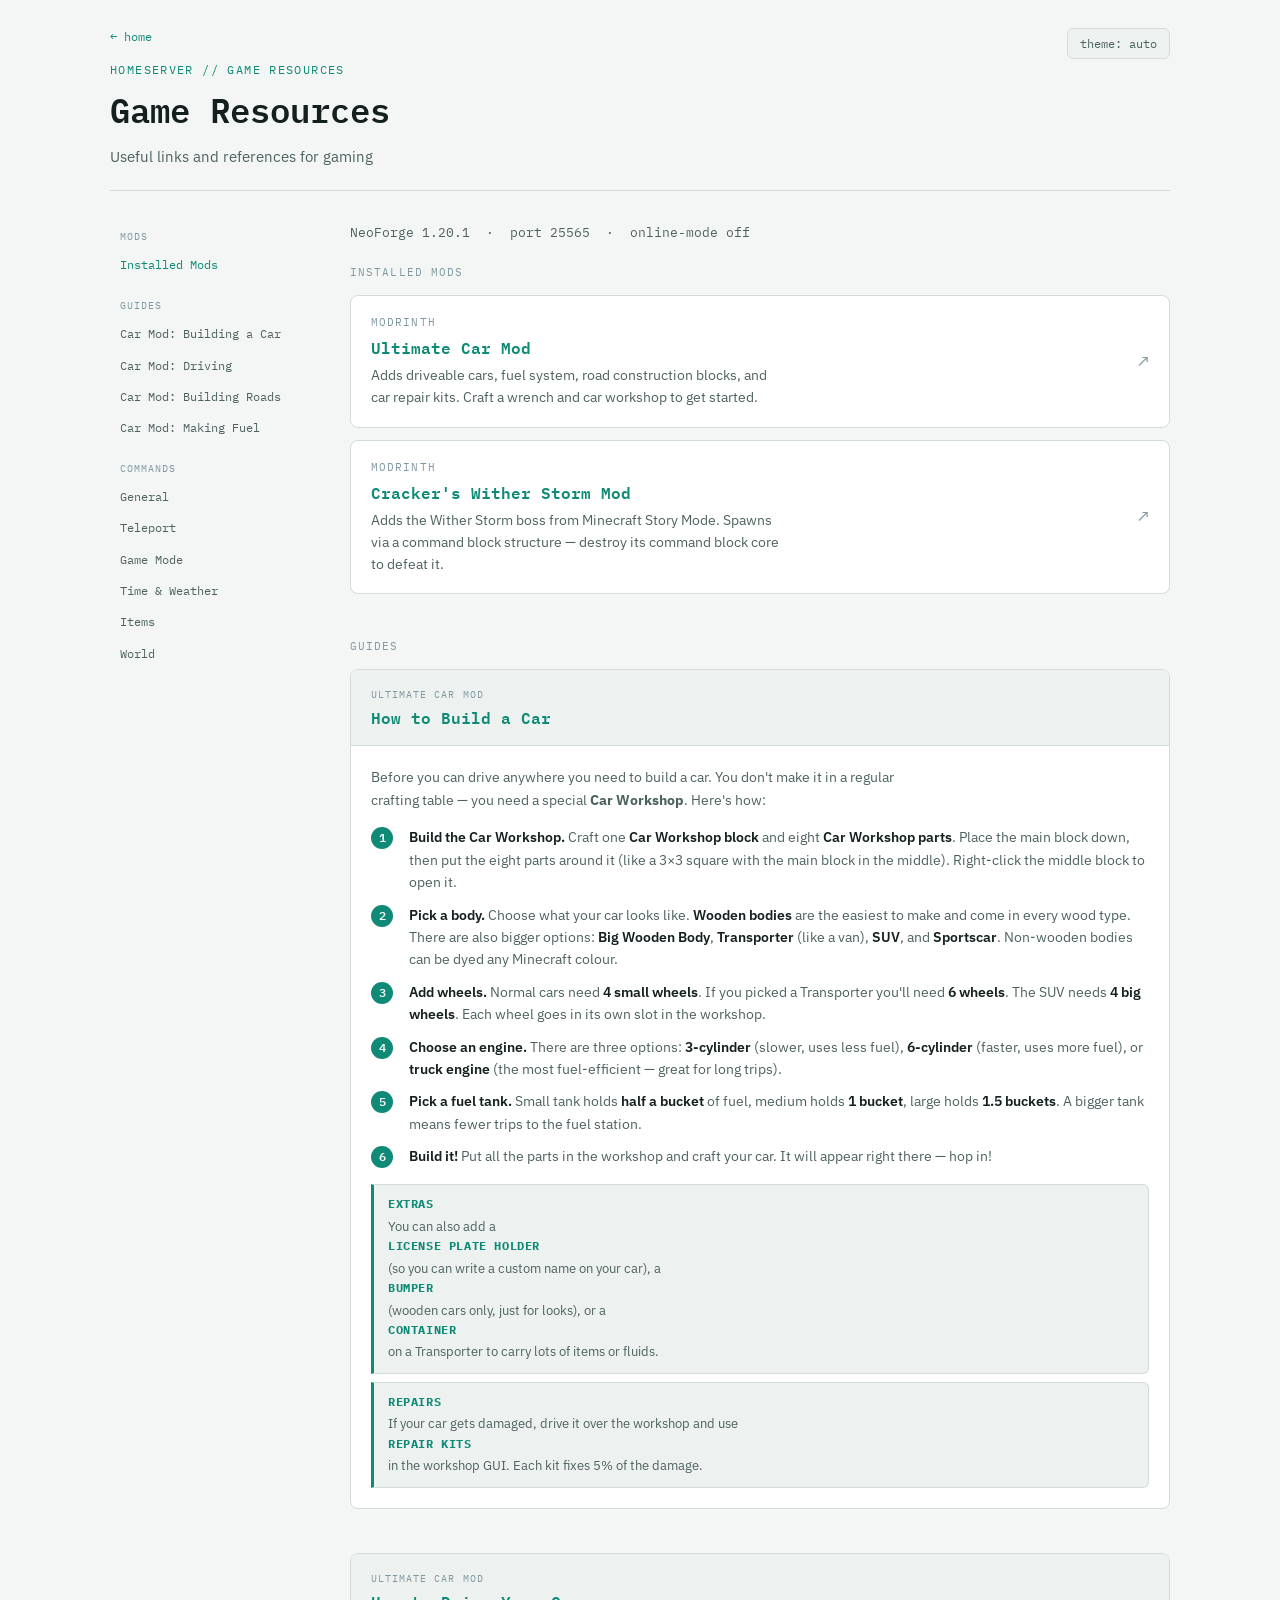
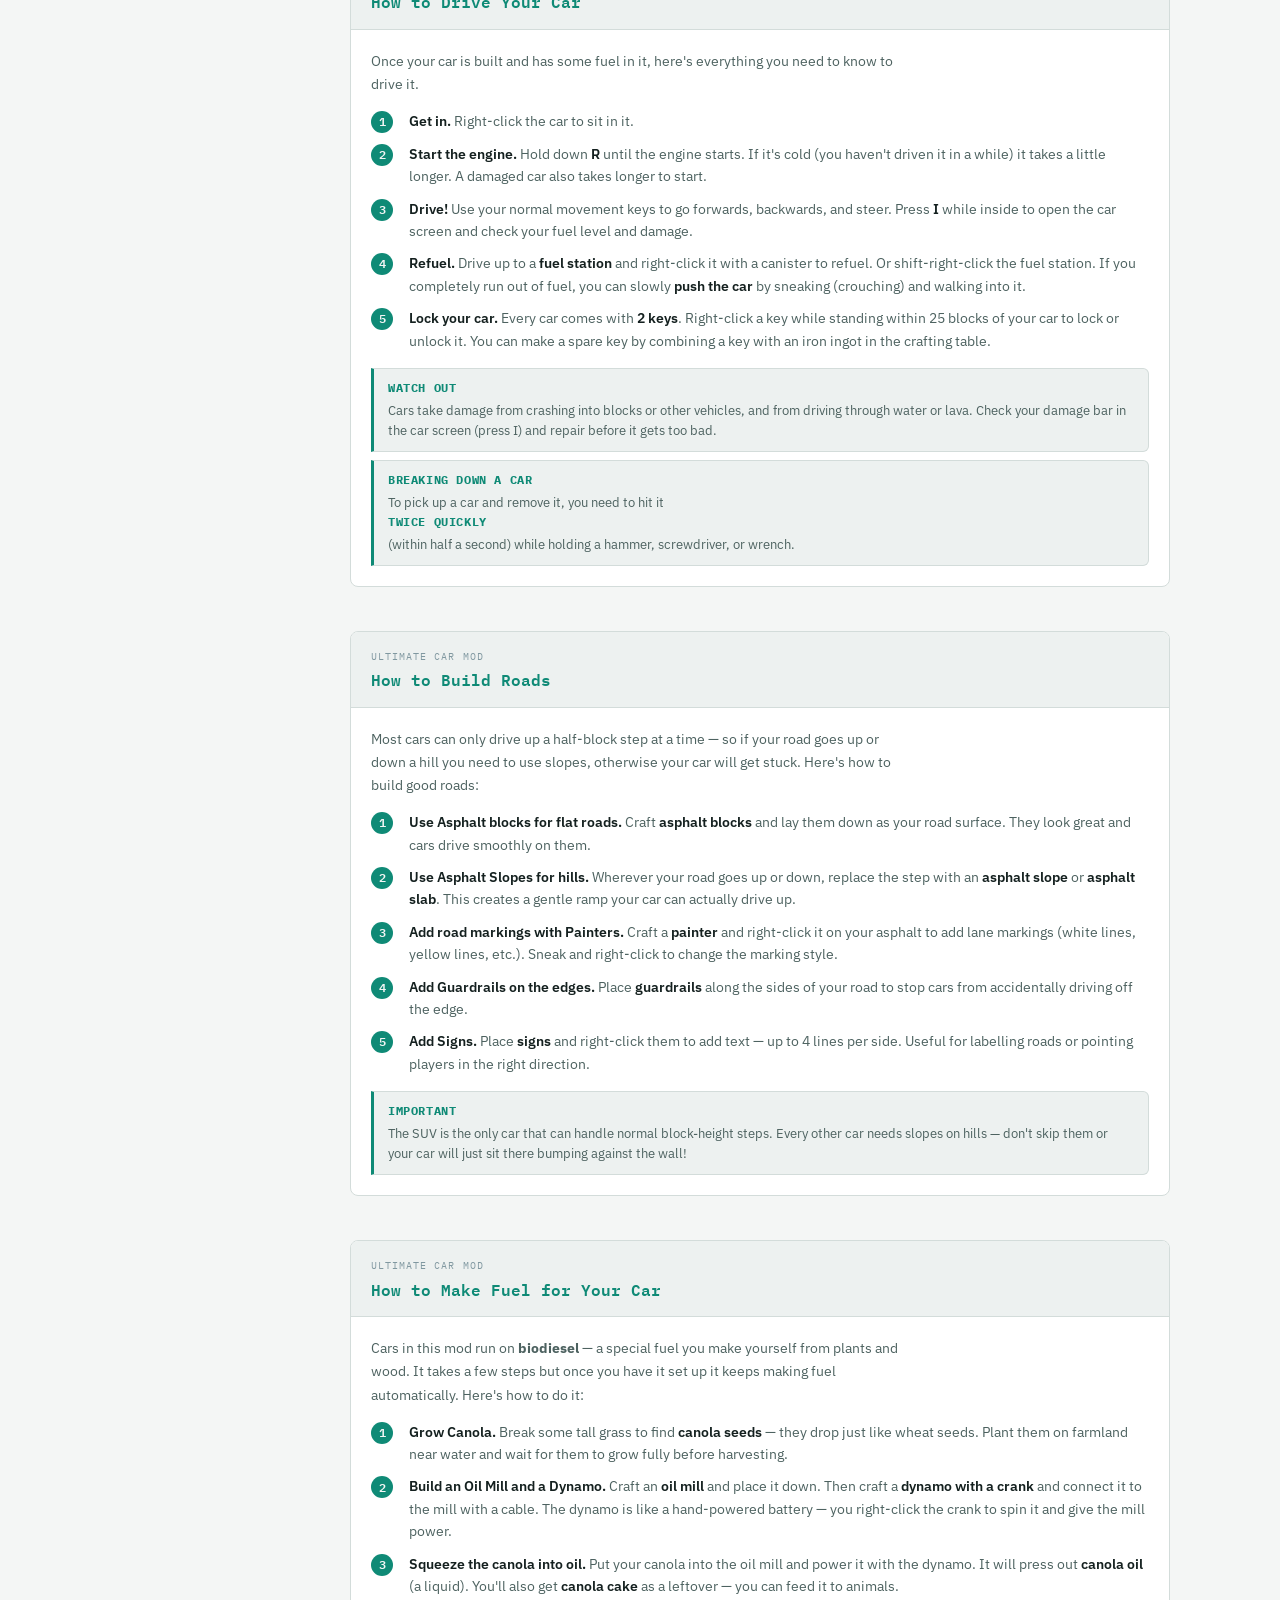
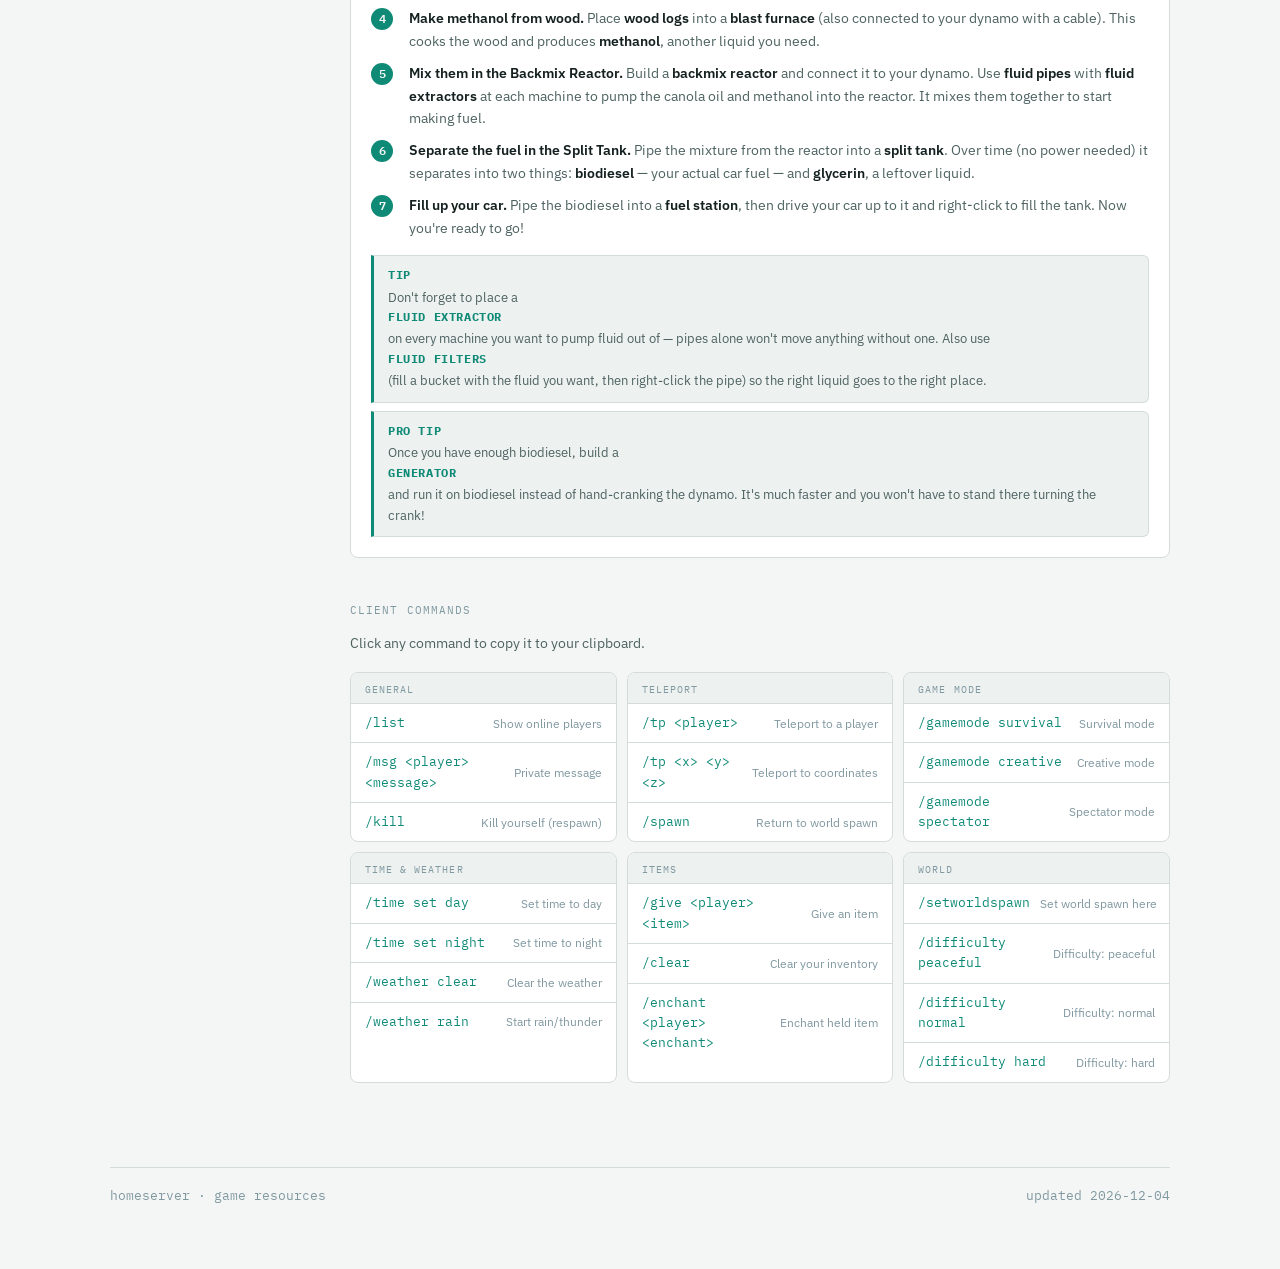
<file: homepage/game-resources.html>
<!doctype html>
<html lang="en">
<head>
<meta charset="UTF-8">
<meta name="viewport" content="width=device-width, initial-scale=1.0">
<title>Game Resources</title>
<link rel="preconnect" href="https://fonts.googleapis.com">
<link rel="preconnect" href="https://fonts.gstatic.com" crossorigin>
<link href="https://fonts.googleapis.com/css2?family=IBM+Plex+Mono:wght@400;500;600;700&family=IBM+Plex+Sans:wght@400;500;600&display=swap" rel="stylesheet">
<link rel="stylesheet" href="style.css">
<style>
/* ── Page layout ── */
.page-layout {
  display: grid;
  grid-template-columns: 200px 1fr;
  gap: 40px;
  align-items: start;
}
@media (max-width: 680px) {
  .page-layout { grid-template-columns: 1fr; }
  .sidebar { display: none; }
}

/* ── Sidebar ── */
.sidebar {
  position: sticky;
  top: 24px;
  display: flex;
  flex-direction: column;
  gap: 2px;
}
.sidebar-heading {
  font-family: "IBM Plex Mono", monospace;
  font-size: 0.62rem;
  letter-spacing: 0.1em;
  text-transform: uppercase;
  color: var(--text-faint);
  padding: 10px 10px 4px;
  margin-top: 6px;
}
.sidebar-heading:first-child { margin-top: 0; }
.sidebar a {
  font-family: "IBM Plex Mono", monospace;
  font-size: 0.78rem;
  color: var(--text-dim);
  text-decoration: none;
  padding: 5px 10px;
  border-radius: 5px;
  transition: color 0.12s, background 0.12s;
  display: block;
}
.sidebar a:hover { color: var(--accent); background: var(--surface-2); text-decoration: none; }
.sidebar a.active { color: var(--accent); }

/* ── Main content ── */
.main-content { min-width: 0; }
.shell { max-width: 1060px; }
.content-section { margin-bottom: 44px; }

/* ── Command grid ── */
.cmd-grid {
  display: grid;
  grid-template-columns: repeat(auto-fill, minmax(260px, 1fr));
  gap: 10px;
}
.cmd-group { display: flex; flex-direction: column; border: 1px solid var(--border); border-radius: 8px; overflow: hidden; background: var(--surface); }
.cmd-group-label { font-family: "IBM Plex Mono", monospace; font-size: 0.65rem; letter-spacing: 0.1em; text-transform: uppercase; color: var(--text-faint); padding: 8px 14px 6px; border-bottom: 1px solid var(--border); background: var(--surface-2); }
.cmd-item { display: flex; align-items: center; justify-content: space-between; gap: 10px; padding: 9px 14px; cursor: pointer; transition: background 0.12s; border-bottom: 1px solid var(--border); }
.cmd-item:last-child { border-bottom: none; }
.cmd-item:hover { background: var(--surface-2); }
.cmd-item.copied { background: color-mix(in srgb, var(--accent) 12%, transparent); }
.cmd-item code { font-size: 0.82rem; background: none; padding: 0; color: var(--accent); }
.cmd-desc { font-size: 0.77rem; color: var(--text-faint); text-align: right; flex-shrink: 0; }
.cmd-item .copy-flash { font-family: "IBM Plex Mono", monospace; font-size: 0.68rem; color: var(--accent); display: none; }
.cmd-item.copied .copy-flash { display: inline; }
.cmd-item.copied .cmd-desc { display: none; }

/* ── Guide cards ── */
.guide-card {
  border: 1px solid var(--border);
  border-radius: 8px;
  background: var(--surface);
  overflow: hidden;
  margin-bottom: 16px;
}
.guide-card-header {
  padding: 16px 20px 14px;
  border-bottom: 1px solid var(--border);
  background: var(--surface-2);
}
.guide-card-eyebrow {
  font-family: "IBM Plex Mono", monospace;
  font-size: 0.65rem;
  letter-spacing: 0.1em;
  text-transform: uppercase;
  color: var(--text-faint);
  margin-bottom: 4px;
}
.guide-card-title {
  font-family: "IBM Plex Mono", monospace;
  font-size: 1rem;
  font-weight: 600;
  color: var(--accent);
}
.guide-card-body { padding: 20px; }
.guide-card-body p { font-size: 0.875rem; color: var(--text-dim); line-height: 1.65; margin: 0 0 14px; }
.guide-card-body p:last-child { margin-bottom: 0; }
.guide-steps { list-style: none; padding: 0; margin: 0 0 16px; display: flex; flex-direction: column; gap: 10px; }
.guide-step { display: grid; grid-template-columns: 28px 1fr; gap: 10px; align-items: start; }
.step-num { font-family: "IBM Plex Mono", monospace; font-size: 0.72rem; font-weight: 600; color: var(--bg); background: var(--accent); border-radius: 50%; width: 22px; height: 22px; display: flex; align-items: center; justify-content: center; flex-shrink: 0; margin-top: 1px; }
.step-body { font-size: 0.875rem; color: var(--text-dim); line-height: 1.6; }
.step-body strong { color: var(--text); font-weight: 600; }
.guide-tip { border: 1px solid var(--border); border-left: 3px solid var(--accent); border-radius: 0 6px 6px 0; padding: 10px 14px; background: var(--surface-2); font-size: 0.82rem; color: var(--text-dim); line-height: 1.55; margin-top: 14px; }
.guide-tip strong { color: var(--accent); font-family: "IBM Plex Mono", monospace; font-size: 0.75rem; letter-spacing: 0.05em; text-transform: uppercase; display: block; margin-bottom: 3px; }
</style>
</head>
<body>
<div class="shell">

  <header class="top">
    <div class="host-id">
      <a href="index.html" style="font-family:'IBM Plex Mono',monospace;font-size:0.75rem;color:var(--accent);text-decoration:none;display:inline-block;margin-bottom:8px;">← home</a>
      <span class="eyebrow">homeserver // game resources</span>
      <h1>Game Resources</h1>
      <p>Useful links and references for gaming</p>
    </div>
    <button class="theme-toggle" id="themeToggle" type="button" aria-label="Toggle color theme">theme: auto</button>
  </header>

  <div class="page-layout">

    <!-- ── Sidebar ── -->
    <nav class="sidebar">
      <div class="sidebar-heading">Mods</div>
      <a href="#mods">Installed Mods</a>

      <div class="sidebar-heading">Guides</div>
      <a href="#guide-crafting">Car Mod: Building a Car</a>
      <a href="#guide-driving">Car Mod: Driving</a>
      <a href="#guide-roads">Car Mod: Building Roads</a>
      <a href="#guide-fuel">Car Mod: Making Fuel</a>

      <div class="sidebar-heading">Commands</div>
      <a href="#cmd-general">General</a>
      <a href="#cmd-teleport">Teleport</a>
      <a href="#cmd-gamemode">Game Mode</a>
      <a href="#cmd-time">Time &amp; Weather</a>
      <a href="#cmd-items">Items</a>
      <a href="#cmd-world">World</a>
    </nav>

    <!-- ── Main content ── -->
    <div class="main-content">

      <div style="margin-bottom:20px;">
        <span style="font-family:'IBM Plex Mono',monospace;font-size:0.8rem;color:var(--text-dim);">NeoForge 1.20.1 &nbsp;·&nbsp; port 25565 &nbsp;·&nbsp; online-mode off</span>
      </div>

      <!-- ── Installed Mods ── -->
      <div id="mods" class="content-section">
        <div class="section-label">Installed Mods</div>
        <div class="doc-grid">

          <a class="doc-card" href="https://modrinth.com/mod/ultimate-car-mod" target="_blank" rel="noopener">
            <div class="doc-card-body">
              <span class="doc-card-eyebrow">modrinth</span>
              <span class="doc-card-title">Ultimate Car Mod</span>
              <span class="doc-card-desc">Adds driveable cars, fuel system, road construction blocks, and car repair kits. Craft a wrench and car workshop to get started.</span>
            </div>
            <span class="doc-card-arrow">↗</span>
          </a>

          <a class="doc-card" href="https://modrinth.com/mod/crackers-wither-storm-mod" target="_blank" rel="noopener">
            <div class="doc-card-body">
              <span class="doc-card-eyebrow">modrinth</span>
              <span class="doc-card-title">Cracker's Wither Storm Mod</span>
              <span class="doc-card-desc">Adds the Wither Storm boss from Minecraft Story Mode. Spawns via a command block structure — destroy its command block core to defeat it.</span>
            </div>
            <span class="doc-card-arrow">↗</span>
          </a>

        </div>
      </div>

      <!-- ── Guides ── -->
      <div id="guide-crafting" class="content-section">
        <div class="section-label">Guides</div>

        <div class="guide-card">
          <div class="guide-card-header">
            <div class="guide-card-eyebrow">Ultimate Car Mod</div>
            <div class="guide-card-title">How to Build a Car</div>
          </div>
          <div class="guide-card-body">
            <p>Before you can drive anywhere you need to build a car. You don't make it in a regular crafting table — you need a special <strong>Car Workshop</strong>. Here's how:</p>

            <ol class="guide-steps">
              <li class="guide-step">
                <span class="step-num">1</span>
                <span class="step-body"><strong>Build the Car Workshop.</strong> Craft one <strong>Car Workshop block</strong> and eight <strong>Car Workshop parts</strong>. Place the main block down, then put the eight parts around it (like a 3×3 square with the main block in the middle). Right-click the middle block to open it.</span>
              </li>
              <li class="guide-step">
                <span class="step-num">2</span>
                <span class="step-body"><strong>Pick a body.</strong> Choose what your car looks like. <strong>Wooden bodies</strong> are the easiest to make and come in every wood type. There are also bigger options: <strong>Big Wooden Body</strong>, <strong>Transporter</strong> (like a van), <strong>SUV</strong>, and <strong>Sportscar</strong>. Non-wooden bodies can be dyed any Minecraft colour.</span>
              </li>
              <li class="guide-step">
                <span class="step-num">3</span>
                <span class="step-body"><strong>Add wheels.</strong> Normal cars need <strong>4 small wheels</strong>. If you picked a Transporter you'll need <strong>6 wheels</strong>. The SUV needs <strong>4 big wheels</strong>. Each wheel goes in its own slot in the workshop.</span>
              </li>
              <li class="guide-step">
                <span class="step-num">4</span>
                <span class="step-body"><strong>Choose an engine.</strong> There are three options: <strong>3-cylinder</strong> (slower, uses less fuel), <strong>6-cylinder</strong> (faster, uses more fuel), or <strong>truck engine</strong> (the most fuel-efficient — great for long trips).</span>
              </li>
              <li class="guide-step">
                <span class="step-num">5</span>
                <span class="step-body"><strong>Pick a fuel tank.</strong> Small tank holds <strong>half a bucket</strong> of fuel, medium holds <strong>1 bucket</strong>, large holds <strong>1.5 buckets</strong>. A bigger tank means fewer trips to the fuel station.</span>
              </li>
              <li class="guide-step">
                <span class="step-num">6</span>
                <span class="step-body"><strong>Build it!</strong> Put all the parts in the workshop and craft your car. It will appear right there — hop in!</span>
              </li>
            </ol>

            <div class="guide-tip">
              <strong>Extras</strong>
              You can also add a <strong>license plate holder</strong> (so you can write a custom name on your car), a <strong>bumper</strong> (wooden cars only, just for looks), or a <strong>container</strong> on a Transporter to carry lots of items or fluids.
            </div>
            <div class="guide-tip" style="margin-top:8px;">
              <strong>Repairs</strong>
              If your car gets damaged, drive it over the workshop and use <strong>repair kits</strong> in the workshop GUI. Each kit fixes 5% of the damage.
            </div>
          </div>
        </div>
      </div>

      <div id="guide-driving" class="content-section">
        <div class="guide-card">
          <div class="guide-card-header">
            <div class="guide-card-eyebrow">Ultimate Car Mod</div>
            <div class="guide-card-title">How to Drive Your Car</div>
          </div>
          <div class="guide-card-body">
            <p>Once your car is built and has some fuel in it, here's everything you need to know to drive it.</p>

            <ol class="guide-steps">
              <li class="guide-step">
                <span class="step-num">1</span>
                <span class="step-body"><strong>Get in.</strong> Right-click the car to sit in it.</span>
              </li>
              <li class="guide-step">
                <span class="step-num">2</span>
                <span class="step-body"><strong>Start the engine.</strong> Hold down <strong>R</strong> until the engine starts. If it's cold (you haven't driven it in a while) it takes a little longer. A damaged car also takes longer to start.</span>
              </li>
              <li class="guide-step">
                <span class="step-num">3</span>
                <span class="step-body"><strong>Drive!</strong> Use your normal movement keys to go forwards, backwards, and steer. Press <strong>I</strong> while inside to open the car screen and check your fuel level and damage.</span>
              </li>
              <li class="guide-step">
                <span class="step-num">4</span>
                <span class="step-body"><strong>Refuel.</strong> Drive up to a <strong>fuel station</strong> and right-click it with a canister to refuel. Or shift-right-click the fuel station. If you completely run out of fuel, you can slowly <strong>push the car</strong> by sneaking (crouching) and walking into it.</span>
              </li>
              <li class="guide-step">
                <span class="step-num">5</span>
                <span class="step-body"><strong>Lock your car.</strong> Every car comes with <strong>2 keys</strong>. Right-click a key while standing within 25 blocks of your car to lock or unlock it. You can make a spare key by combining a key with an iron ingot in the crafting table.</span>
              </li>
            </ol>

            <div class="guide-tip">
              <strong>Watch out</strong>
              Cars take damage from crashing into blocks or other vehicles, and from driving through water or lava. Check your damage bar in the car screen (press I) and repair before it gets too bad.
            </div>
            <div class="guide-tip" style="margin-top:8px;">
              <strong>Breaking down a car</strong>
              To pick up a car and remove it, you need to hit it <strong>twice quickly</strong> (within half a second) while holding a hammer, screwdriver, or wrench.
            </div>
          </div>
        </div>
      </div>

      <div id="guide-roads" class="content-section">
        <div class="guide-card">
          <div class="guide-card-header">
            <div class="guide-card-eyebrow">Ultimate Car Mod</div>
            <div class="guide-card-title">How to Build Roads</div>
          </div>
          <div class="guide-card-body">
            <p>Most cars can only drive up a half-block step at a time — so if your road goes up or down a hill you need to use slopes, otherwise your car will get stuck. Here's how to build good roads:</p>

            <ol class="guide-steps">
              <li class="guide-step">
                <span class="step-num">1</span>
                <span class="step-body"><strong>Use Asphalt blocks for flat roads.</strong> Craft <strong>asphalt blocks</strong> and lay them down as your road surface. They look great and cars drive smoothly on them.</span>
              </li>
              <li class="guide-step">
                <span class="step-num">2</span>
                <span class="step-body"><strong>Use Asphalt Slopes for hills.</strong> Wherever your road goes up or down, replace the step with an <strong>asphalt slope</strong> or <strong>asphalt slab</strong>. This creates a gentle ramp your car can actually drive up.</span>
              </li>
              <li class="guide-step">
                <span class="step-num">3</span>
                <span class="step-body"><strong>Add road markings with Painters.</strong> Craft a <strong>painter</strong> and right-click it on your asphalt to add lane markings (white lines, yellow lines, etc.). Sneak and right-click to change the marking style.</span>
              </li>
              <li class="guide-step">
                <span class="step-num">4</span>
                <span class="step-body"><strong>Add Guardrails on the edges.</strong> Place <strong>guardrails</strong> along the sides of your road to stop cars from accidentally driving off the edge.</span>
              </li>
              <li class="guide-step">
                <span class="step-num">5</span>
                <span class="step-body"><strong>Add Signs.</strong> Place <strong>signs</strong> and right-click them to add text — up to 4 lines per side. Useful for labelling roads or pointing players in the right direction.</span>
              </li>
            </ol>

            <div class="guide-tip">
              <strong>Important</strong>
              The SUV is the only car that can handle normal block-height steps. Every other car needs slopes on hills — don't skip them or your car will just sit there bumping against the wall!
            </div>
          </div>
        </div>
      </div>

      <div id="guide-fuel" class="content-section">
        <div class="guide-card">
          <div class="guide-card-header">
            <div class="guide-card-eyebrow">Ultimate Car Mod</div>
            <div class="guide-card-title">How to Make Fuel for Your Car</div>
          </div>
          <div class="guide-card-body">
            <p>Cars in this mod run on <strong>biodiesel</strong> — a special fuel you make yourself from plants and wood. It takes a few steps but once you have it set up it keeps making fuel automatically. Here's how to do it:</p>

            <ol class="guide-steps">
              <li class="guide-step">
                <span class="step-num">1</span>
                <span class="step-body"><strong>Grow Canola.</strong> Break some tall grass to find <strong>canola seeds</strong> — they drop just like wheat seeds. Plant them on farmland near water and wait for them to grow fully before harvesting.</span>
              </li>
              <li class="guide-step">
                <span class="step-num">2</span>
                <span class="step-body"><strong>Build an Oil Mill and a Dynamo.</strong> Craft an <strong>oil mill</strong> and place it down. Then craft a <strong>dynamo with a crank</strong> and connect it to the mill with a cable. The dynamo is like a hand-powered battery — you right-click the crank to spin it and give the mill power.</span>
              </li>
              <li class="guide-step">
                <span class="step-num">3</span>
                <span class="step-body"><strong>Squeeze the canola into oil.</strong> Put your canola into the oil mill and power it with the dynamo. It will press out <strong>canola oil</strong> (a liquid). You'll also get <strong>canola cake</strong> as a leftover — you can feed it to animals.</span>
              </li>
              <li class="guide-step">
                <span class="step-num">4</span>
                <span class="step-body"><strong>Make methanol from wood.</strong> Place <strong>wood logs</strong> into a <strong>blast furnace</strong> (also connected to your dynamo with a cable). This cooks the wood and produces <strong>methanol</strong>, another liquid you need.</span>
              </li>
              <li class="guide-step">
                <span class="step-num">5</span>
                <span class="step-body"><strong>Mix them in the Backmix Reactor.</strong> Build a <strong>backmix reactor</strong> and connect it to your dynamo. Use <strong>fluid pipes</strong> with <strong>fluid extractors</strong> at each machine to pump the canola oil and methanol into the reactor. It mixes them together to start making fuel.</span>
              </li>
              <li class="guide-step">
                <span class="step-num">6</span>
                <span class="step-body"><strong>Separate the fuel in the Split Tank.</strong> Pipe the mixture from the reactor into a <strong>split tank</strong>. Over time (no power needed) it separates into two things: <strong>biodiesel</strong> — your actual car fuel — and <strong>glycerin</strong>, a leftover liquid.</span>
              </li>
              <li class="guide-step">
                <span class="step-num">7</span>
                <span class="step-body"><strong>Fill up your car.</strong> Pipe the biodiesel into a <strong>fuel station</strong>, then drive your car up to it and right-click to fill the tank. Now you're ready to go!</span>
              </li>
            </ol>

            <div class="guide-tip">
              <strong>Tip</strong>
              Don't forget to place a <strong>fluid extractor</strong> on every machine you want to pump fluid out of — pipes alone won't move anything without one. Also use <strong>fluid filters</strong> (fill a bucket with the fluid you want, then right-click the pipe) so the right liquid goes to the right place.
            </div>
            <div class="guide-tip" style="margin-top:8px;">
              <strong>Pro tip</strong>
              Once you have enough biodiesel, build a <strong>generator</strong> and run it on biodiesel instead of hand-cranking the dynamo. It's much faster and you won't have to stand there turning the crank!
            </div>
          </div>
        </div>
      </div>

      <!-- ── Client Commands ── -->
      <div id="cmd-general" class="content-section">
        <div class="section-label">Client Commands</div>
        <p style="font-size:0.85rem;color:var(--text-dim);margin:0 0 18px;">Click any command to copy it to your clipboard.</p>

        <div class="cmd-grid">

          <div class="cmd-group" id="cmd-general-group">
            <div class="cmd-group-label">General</div>
            <div class="cmd-item" data-cmd="/list">
              <code>/list</code>
              <span class="cmd-desc">Show online players</span>
            </div>
            <div class="cmd-item" data-cmd="/msg ">
              <code>/msg &lt;player&gt; &lt;message&gt;</code>
              <span class="cmd-desc">Private message</span>
            </div>
            <div class="cmd-item" data-cmd="/kill">
              <code>/kill</code>
              <span class="cmd-desc">Kill yourself (respawn)</span>
            </div>
          </div>

          <div class="cmd-group" id="cmd-teleport-group">
            <div class="cmd-group-label" id="cmd-teleport">Teleport</div>
            <div class="cmd-item" data-cmd="/tp ">
              <code>/tp &lt;player&gt;</code>
              <span class="cmd-desc">Teleport to a player</span>
            </div>
            <div class="cmd-item" data-cmd="/tp ">
              <code>/tp &lt;x&gt; &lt;y&gt; &lt;z&gt;</code>
              <span class="cmd-desc">Teleport to coordinates</span>
            </div>
            <div class="cmd-item" data-cmd="/spawn">
              <code>/spawn</code>
              <span class="cmd-desc">Return to world spawn</span>
            </div>
          </div>

          <div class="cmd-group" id="cmd-gamemode-group">
            <div class="cmd-group-label" id="cmd-gamemode">Game Mode</div>
            <div class="cmd-item" data-cmd="/gamemode survival">
              <code>/gamemode survival</code>
              <span class="cmd-desc">Survival mode</span>
            </div>
            <div class="cmd-item" data-cmd="/gamemode creative">
              <code>/gamemode creative</code>
              <span class="cmd-desc">Creative mode</span>
            </div>
            <div class="cmd-item" data-cmd="/gamemode spectator">
              <code>/gamemode spectator</code>
              <span class="cmd-desc">Spectator mode</span>
            </div>
          </div>

          <div class="cmd-group" id="cmd-time-group">
            <div class="cmd-group-label" id="cmd-time">Time &amp; Weather</div>
            <div class="cmd-item" data-cmd="/time set day">
              <code>/time set day</code>
              <span class="cmd-desc">Set time to day</span>
            </div>
            <div class="cmd-item" data-cmd="/time set night">
              <code>/time set night</code>
              <span class="cmd-desc">Set time to night</span>
            </div>
            <div class="cmd-item" data-cmd="/weather clear">
              <code>/weather clear</code>
              <span class="cmd-desc">Clear the weather</span>
            </div>
            <div class="cmd-item" data-cmd="/weather rain">
              <code>/weather rain</code>
              <span class="cmd-desc">Start rain/thunder</span>
            </div>
          </div>

          <div class="cmd-group" id="cmd-items-group">
            <div class="cmd-group-label" id="cmd-items">Items</div>
            <div class="cmd-item" data-cmd="/give ">
              <code>/give &lt;player&gt; &lt;item&gt;</code>
              <span class="cmd-desc">Give an item</span>
            </div>
            <div class="cmd-item" data-cmd="/clear">
              <code>/clear</code>
              <span class="cmd-desc">Clear your inventory</span>
            </div>
            <div class="cmd-item" data-cmd="/enchant ">
              <code>/enchant &lt;player&gt; &lt;enchant&gt;</code>
              <span class="cmd-desc">Enchant held item</span>
            </div>
          </div>

          <div class="cmd-group" id="cmd-world-group">
            <div class="cmd-group-label" id="cmd-world">World</div>
            <div class="cmd-item" data-cmd="/setworldspawn">
              <code>/setworldspawn</code>
              <span class="cmd-desc">Set world spawn here</span>
            </div>
            <div class="cmd-item" data-cmd="/difficulty peaceful">
              <code>/difficulty peaceful</code>
              <span class="cmd-desc">Difficulty: peaceful</span>
            </div>
            <div class="cmd-item" data-cmd="/difficulty normal">
              <code>/difficulty normal</code>
              <span class="cmd-desc">Difficulty: normal</span>
            </div>
            <div class="cmd-item" data-cmd="/difficulty hard">
              <code>/difficulty hard</code>
              <span class="cmd-desc">Difficulty: hard</span>
            </div>
          </div>

        </div>
      </div>

    </div><!-- /main-content -->
  </div><!-- /page-layout -->

  <footer>
    <span>homeserver &middot; game resources</span>
    <span id="genDate"></span>
  </footer>

</div>

<script>
  (function () {
    var root = document.documentElement;
    var btn = document.getElementById('themeToggle');
    var stored = null;
    try { stored = localStorage.getItem('hs-theme'); } catch (e) {}
    if (stored === 'dark' || stored === 'light') {
      root.setAttribute('data-theme', stored);
    }
    function label() {
      var mode = root.getAttribute('data-theme');
      btn.textContent = 'theme: ' + (mode ? mode : 'auto');
    }
    label();
    btn.addEventListener('click', function () {
      var current = root.getAttribute('data-theme');
      var next = current === 'dark' ? 'light' : (current === 'light' ? null : 'dark');
      if (next) {
        root.setAttribute('data-theme', next);
        try { localStorage.setItem('hs-theme', next); } catch (e) {}
      } else {
        root.removeAttribute('data-theme');
        try { localStorage.removeItem('hs-theme'); } catch (e) {}
      }
      label();
    });

    var d = new Date();
    document.getElementById('genDate').textContent =
      'updated ' + d.toISOString().slice(0, 10);

    // Command copy-on-click
    document.querySelectorAll('.cmd-item').forEach(function (el) {
      var desc = el.querySelector('.cmd-desc');
      if (desc) {
        var flash = document.createElement('span');
        flash.className = 'copy-flash';
        flash.textContent = 'copied!';
        desc.parentNode.insertBefore(flash, desc.nextSibling);
      }
      el.addEventListener('click', function () {
        var cmd = el.getAttribute('data-cmd');
        if (!cmd) return;
        navigator.clipboard.writeText(cmd).then(function () {
          el.classList.add('copied');
          setTimeout(function () { el.classList.remove('copied'); }, 1200);
        });
      });
    });

    // Sidebar active link on scroll
    var sections = [
      { id: 'mods',        link: '[href="#mods"]' },
      { id: 'guide-crafting', link: '[href="#guide-crafting"]' },
      { id: 'guide-driving',  link: '[href="#guide-driving"]' },
      { id: 'guide-roads',    link: '[href="#guide-roads"]' },
      { id: 'guide-fuel',     link: '[href="#guide-fuel"]' },
      { id: 'cmd-general-group', link: '[href="#cmd-general"]' },
      { id: 'cmd-teleport-group', link: '[href="#cmd-teleport"]' },
      { id: 'cmd-gamemode-group', link: '[href="#cmd-gamemode"]' },
      { id: 'cmd-time-group',    link: '[href="#cmd-time"]' },
      { id: 'cmd-items-group',   link: '[href="#cmd-items"]' },
      { id: 'cmd-world-group',   link: '[href="#cmd-world"]' },
    ];
    function onScroll() {
      var scrollY = window.scrollY + 80;
      var active = sections[0].link;
      for (var i = 0; i < sections.length; i++) {
        var el = document.getElementById(sections[i].id);
        if (el && el.getBoundingClientRect().top + window.scrollY <= scrollY) {
          active = sections[i].link;
        }
      }
      document.querySelectorAll('.sidebar a').forEach(function (a) { a.classList.remove('active'); });
      var activeEl = document.querySelector('.sidebar ' + active);
      if (activeEl) activeEl.classList.add('active');
    }
    window.addEventListener('scroll', onScroll, { passive: true });
    onScroll();
  })();
</script>

</body>
</html>
</file>
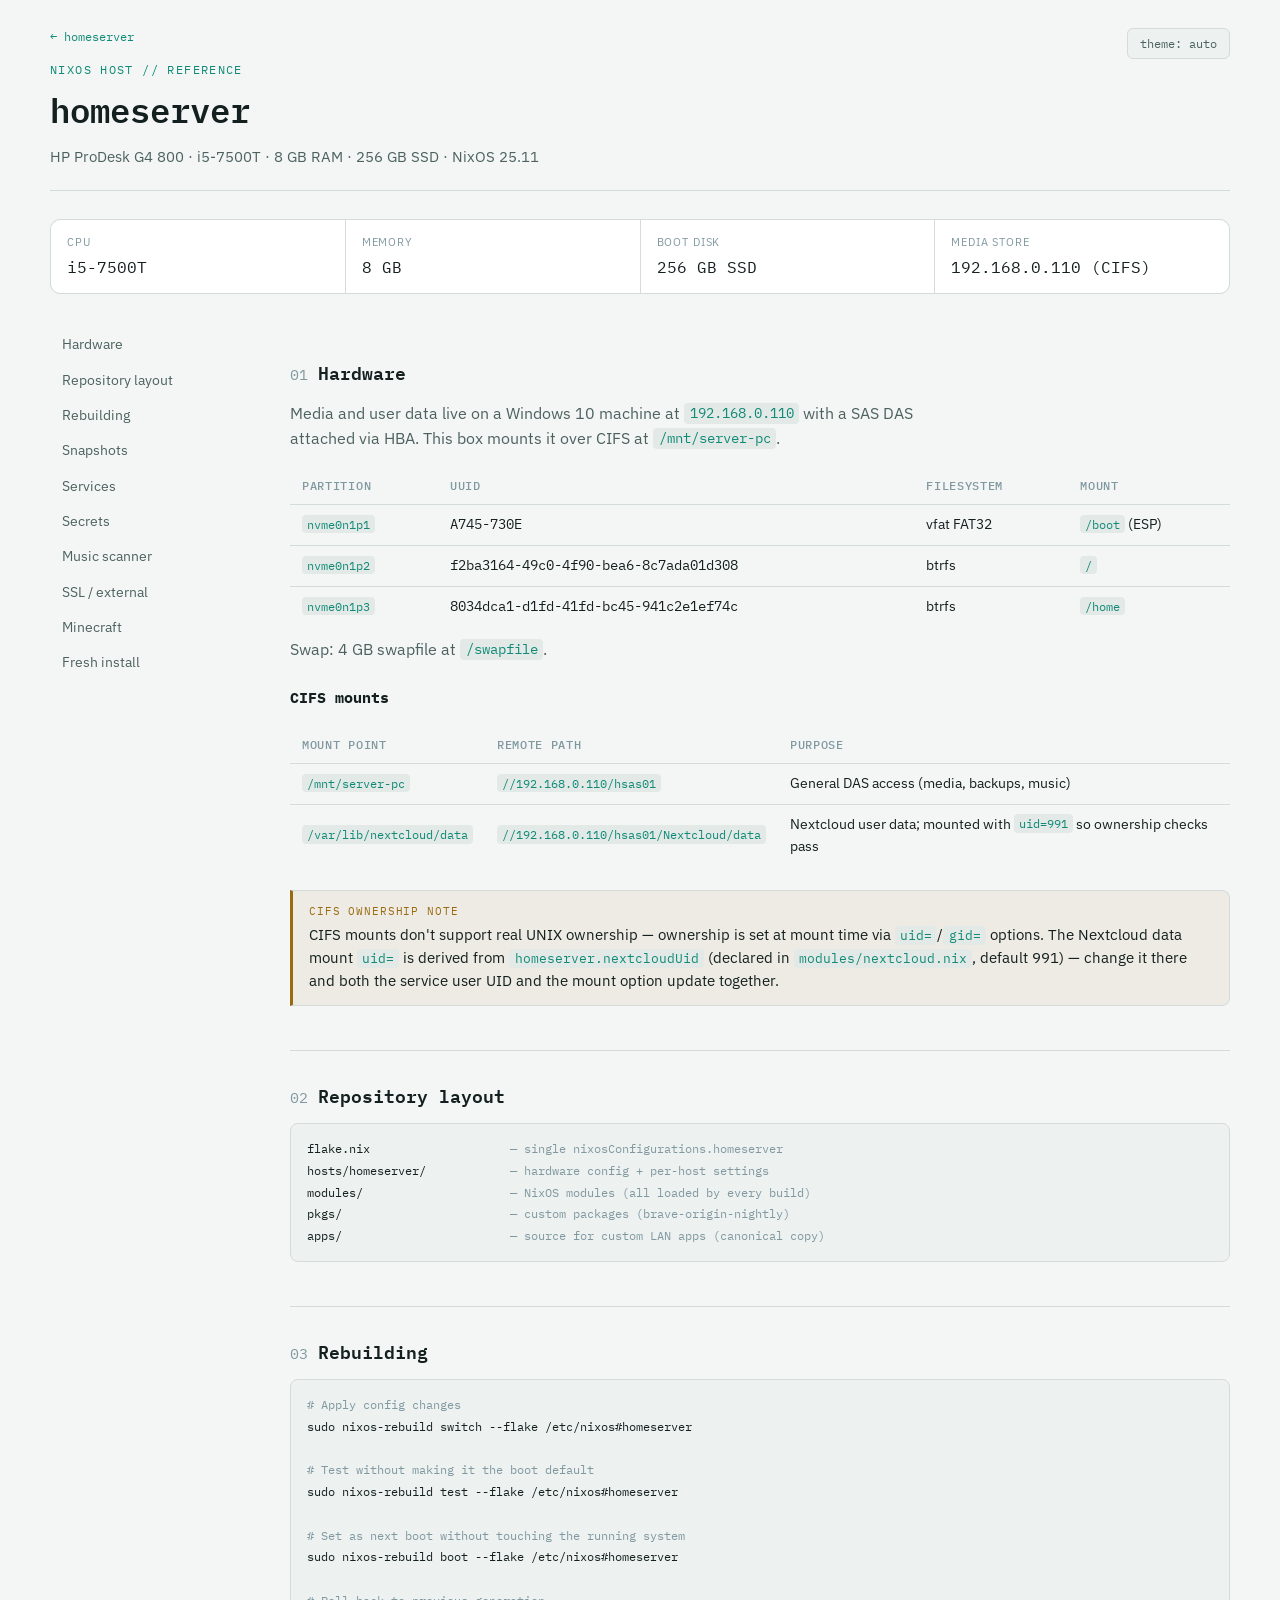
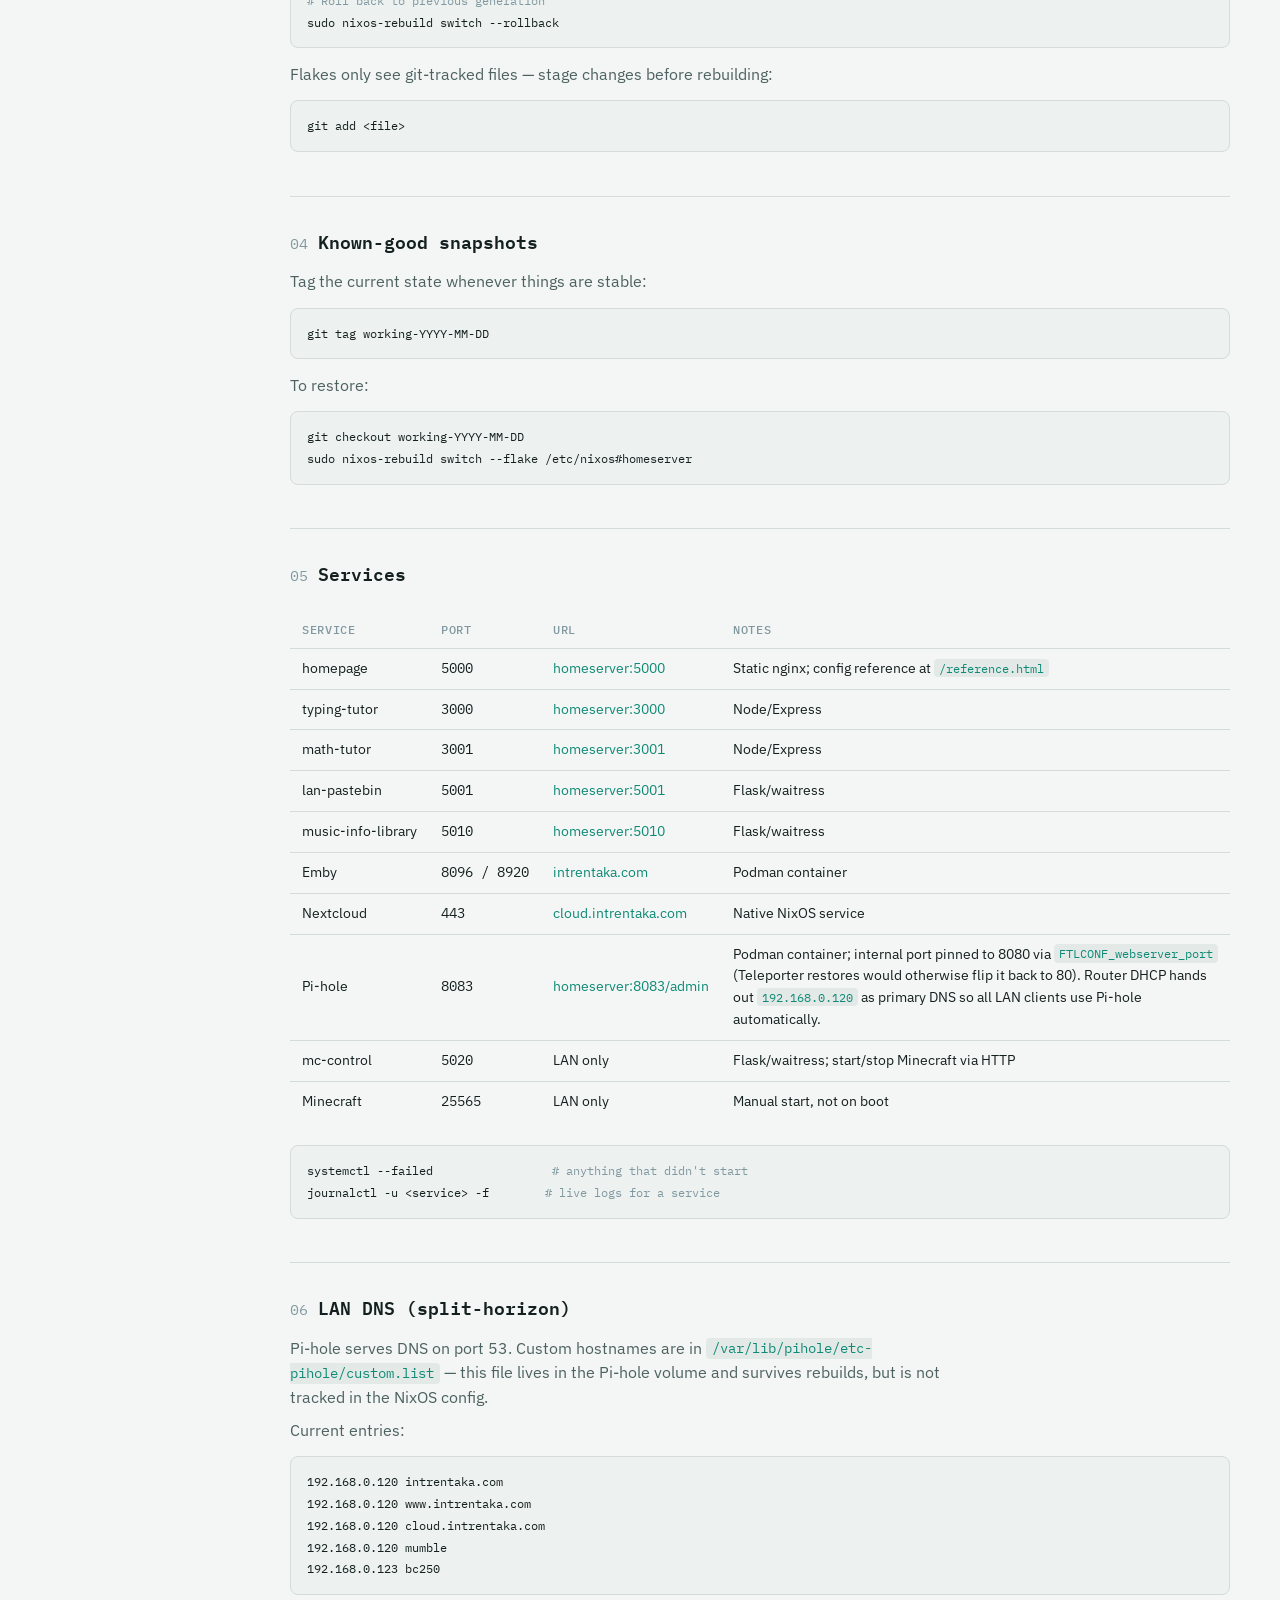
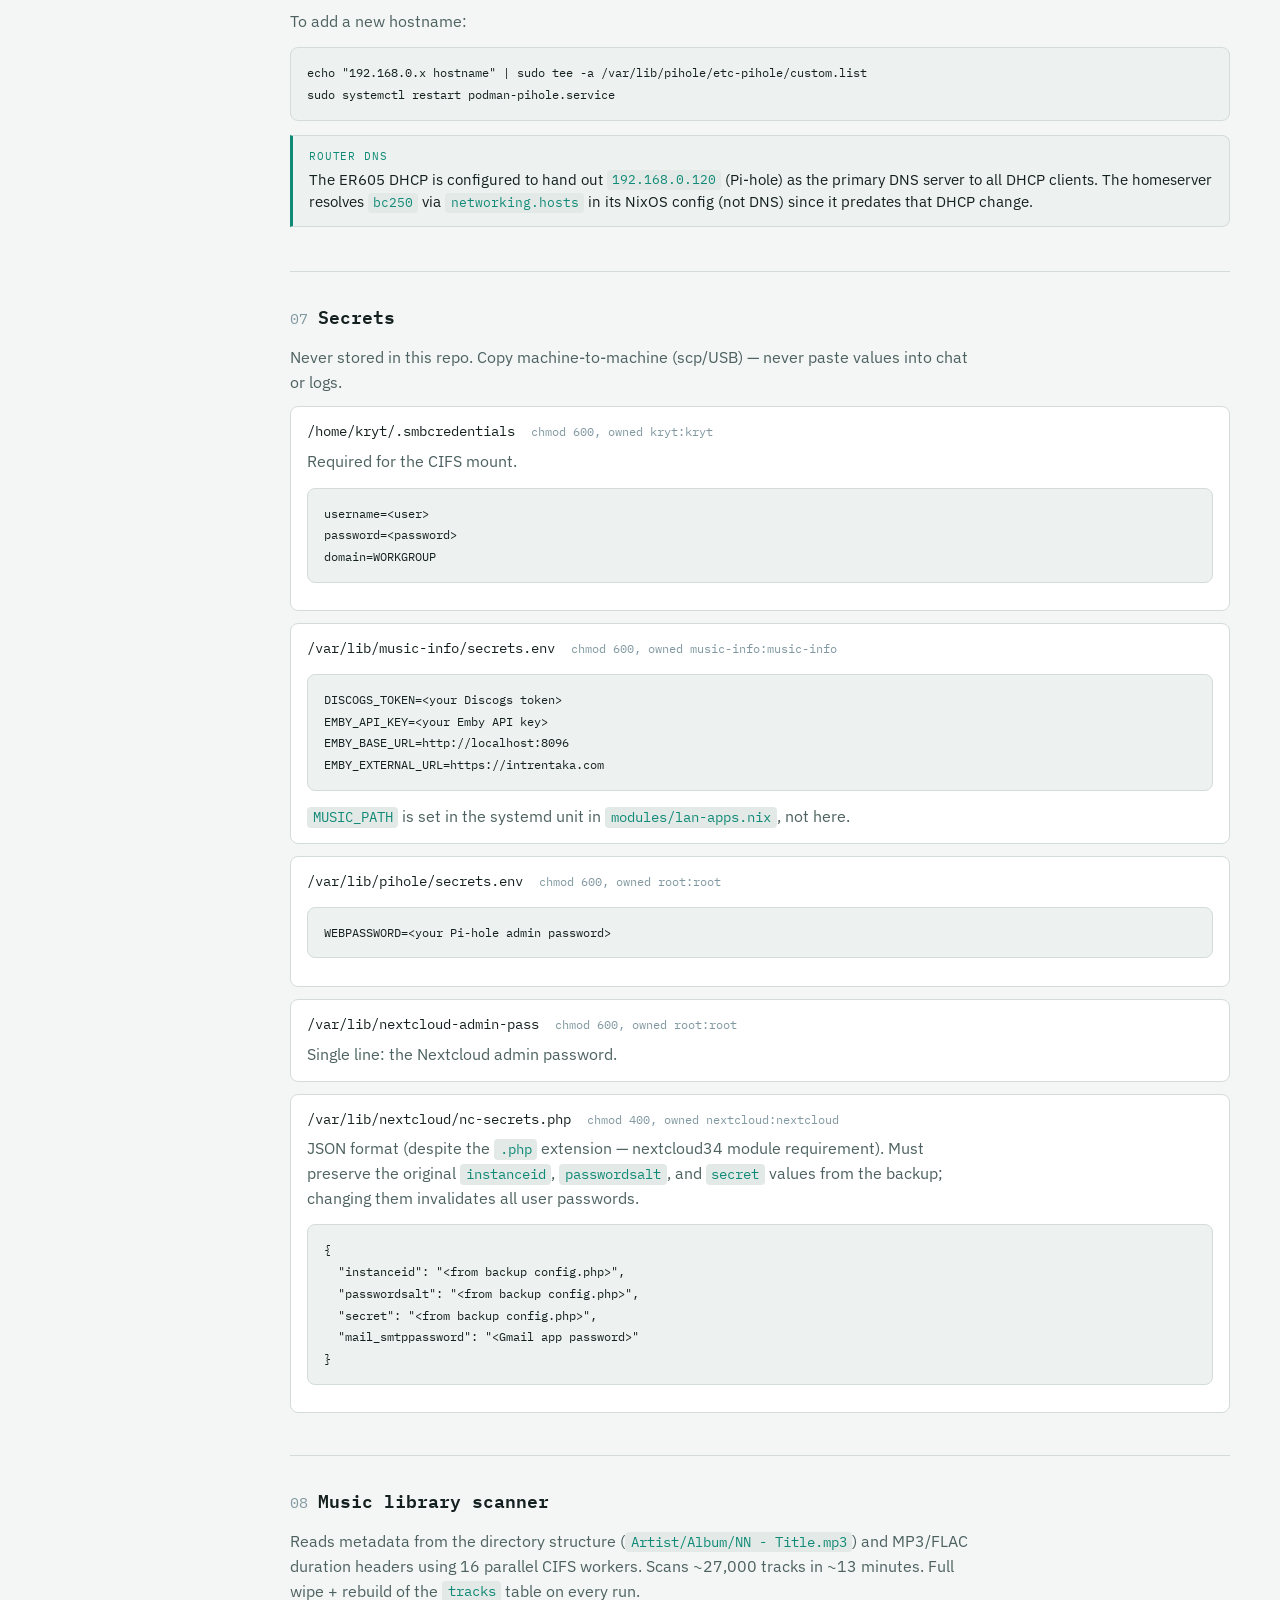
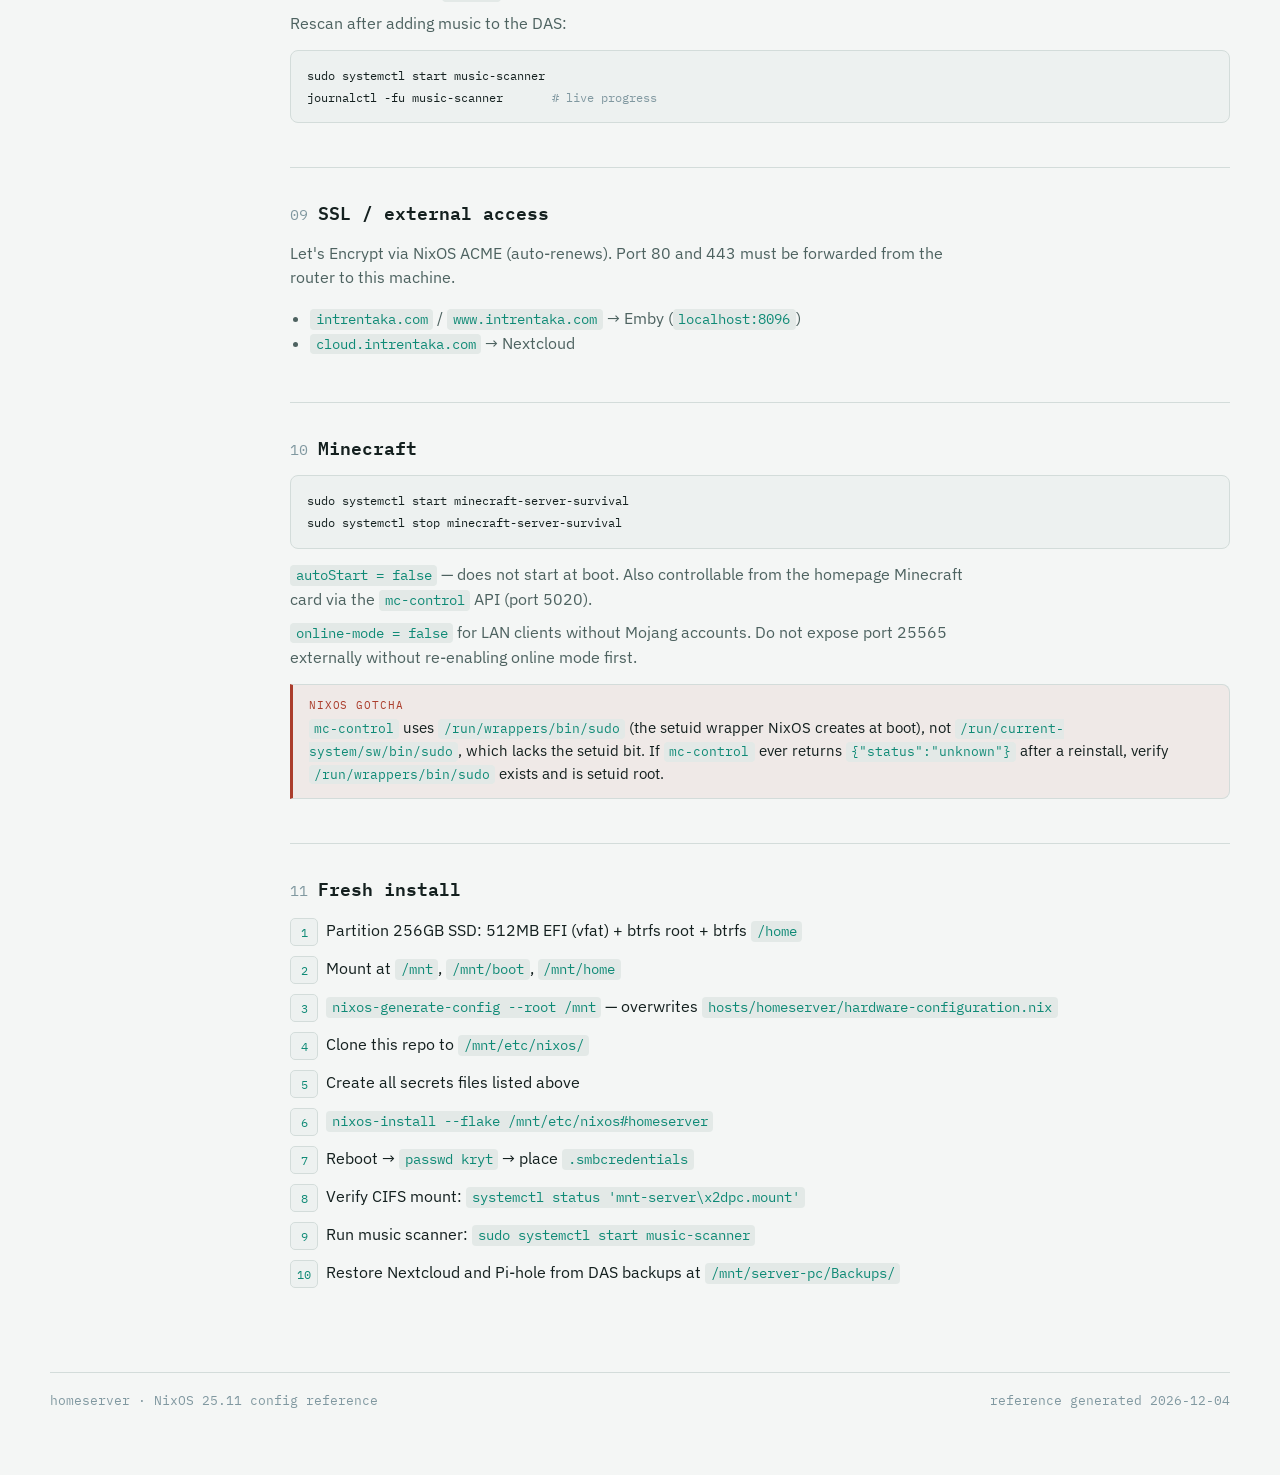
<file: homepage/homeserver-reference.html>
<!doctype html>
<html lang="en">
<head>
<meta charset="UTF-8">
<meta name="viewport" content="width=device-width, initial-scale=1.0">
<title>homeserver reference</title>
<link rel="preconnect" href="https://fonts.googleapis.com">
<link rel="preconnect" href="https://fonts.gstatic.com" crossorigin>
<link href="https://fonts.googleapis.com/css2?family=IBM+Plex+Mono:wght@400;500;600;700&family=IBM+Plex+Sans:wght@400;500;600&display=swap" rel="stylesheet">
<link rel="stylesheet" href="style.css">
</head>
<body>
<div class="shell">

  <header class="top">
    <div class="host-id">
      <a href="/" style="font-family:'IBM Plex Mono',monospace;font-size:0.75rem;color:var(--accent);text-decoration:none;display:inline-block;margin-bottom:8px;">← homeserver</a>
      <span class="eyebrow">NixOS host // reference</span>
      <h1>homeserver</h1>
      <p>HP ProDesk G4 800 &middot; i5-7500T &middot; 8&nbsp;GB RAM &middot; 256&nbsp;GB SSD &middot; NixOS 25.11</p>
    </div>
    <button class="theme-toggle" id="themeToggle" type="button" aria-label="Toggle color theme">theme: auto</button>
  </header>

  <div class="stat-row">
    <div class="stat"><span class="label">CPU</span><span class="value">i5-7500T</span></div>
    <div class="stat"><span class="label">Memory</span><span class="value">8 GB</span></div>
    <div class="stat"><span class="label">Boot disk</span><span class="value">256 GB SSD</span></div>
    <div class="stat"><span class="label">Media store</span><span class="value">192.168.0.110 (CIFS)</span></div>
  </div>

  <div class="layout">
    <nav class="toc" aria-label="Sections">
      <a href="#hardware">Hardware</a>
      <a href="#repo">Repository layout</a>
      <a href="#rebuilding">Rebuilding</a>
      <a href="#snapshots">Snapshots</a>
      <a href="#services">Services</a>
      <a href="#secrets">Secrets</a>
      <a href="#music">Music scanner</a>
      <a href="#ssl">SSL / external</a>
      <a href="#minecraft">Minecraft</a>
      <a href="#fresh-install">Fresh install</a>
    </nav>

    <main>

      <section id="hardware">
        <h2><span class="idx">01</span> Hardware</h2>
        <p class="dim">Media and user data live on a Windows 10 machine at <code>192.168.0.110</code> with a SAS DAS attached via HBA. This box mounts it over CIFS at <code>/mnt/server-pc</code>.</p>
        <div class="table-wrap">
        <table>
          <thead><tr><th>Partition</th><th>UUID</th><th>Filesystem</th><th>Mount</th></tr></thead>
          <tbody>
            <tr><td class="mono"><code>nvme0n1p1</code></td><td class="mono">A745-730E</td><td>vfat FAT32</td><td><code>/boot</code> (ESP)</td></tr>
            <tr><td class="mono"><code>nvme0n1p2</code></td><td class="mono">f2ba3164-49c0-4f90-bea6-8c7ada01d308</td><td>btrfs</td><td><code>/</code></td></tr>
            <tr><td class="mono"><code>nvme0n1p3</code></td><td class="mono">8034dca1-d1fd-41fd-bc45-941c2e1ef74c</td><td>btrfs</td><td><code>/home</code></td></tr>
          </tbody>
        </table>
        </div>
        <p class="dim">Swap: 4 GB swapfile at <code>/swapfile</code>.</p>
        <h3>CIFS mounts</h3>
        <div class="table-wrap">
        <table>
          <thead><tr><th>Mount point</th><th>Remote path</th><th>Purpose</th></tr></thead>
          <tbody>
            <tr><td class="mono"><code>/mnt/server-pc</code></td><td class="mono"><code>//192.168.0.110/hsas01</code></td><td class="wrap">General DAS access (media, backups, music)</td></tr>
            <tr><td class="mono"><code>/var/lib/nextcloud/data</code></td><td class="mono"><code>//192.168.0.110/hsas01/Nextcloud/data</code></td><td class="wrap">Nextcloud user data; mounted with <code>uid=991</code> so ownership checks pass</td></tr>
          </tbody>
        </table>
        </div>
        <div class="callout warn">
          <span class="tag">CIFS ownership note</span>
          CIFS mounts don't support real UNIX ownership — ownership is set at mount time via <code>uid=</code>/<code>gid=</code> options. The Nextcloud data mount <code>uid=</code> is derived from <code>homeserver.nextcloudUid</code> (declared in <code>modules/nextcloud.nix</code>, default 991) — change it there and both the service user UID and the mount option update together.
        </div>
      </section>

      <section id="repo">
        <h2><span class="idx">02</span> Repository layout</h2>
        <pre><code>flake.nix                    <span class="cmt">— single nixosConfigurations.homeserver</span>
hosts/homeserver/            <span class="cmt">— hardware config + per-host settings</span>
modules/                     <span class="cmt">— NixOS modules (all loaded by every build)</span>
pkgs/                        <span class="cmt">— custom packages (brave-origin-nightly)</span>
apps/                        <span class="cmt">— source for custom LAN apps (canonical copy)</span></code></pre>
      </section>

      <section id="rebuilding">
        <h2><span class="idx">03</span> Rebuilding</h2>
        <pre><code><span class="cmt"># Apply config changes</span>
sudo nixos-rebuild switch --flake /etc/nixos#homeserver

<span class="cmt"># Test without making it the boot default</span>
sudo nixos-rebuild test --flake /etc/nixos#homeserver

<span class="cmt"># Set as next boot without touching the running system</span>
sudo nixos-rebuild boot --flake /etc/nixos#homeserver

<span class="cmt"># Roll back to previous generation</span>
sudo nixos-rebuild switch --rollback</code></pre>
        <p class="dim">Flakes only see git-tracked files — stage changes before rebuilding:</p>
        <pre><code>git add &lt;file&gt;</code></pre>
      </section>

      <section id="snapshots">
        <h2><span class="idx">04</span> Known-good snapshots</h2>
        <p class="dim">Tag the current state whenever things are stable:</p>
        <pre><code>git tag working-YYYY-MM-DD</code></pre>
        <p class="dim">To restore:</p>
        <pre><code>git checkout working-YYYY-MM-DD
sudo nixos-rebuild switch --flake /etc/nixos#homeserver</code></pre>
      </section>

      <section id="services">
        <h2><span class="idx">05</span> Services</h2>
        <div class="table-wrap">
        <table>
          <thead><tr><th>Service</th><th>Port</th><th>URL</th><th>Notes</th></tr></thead>
          <tbody>
            <tr><td>homepage</td><td class="mono">5000</td><td><a href="http://homeserver:5000">homeserver:5000</a></td><td class="wrap">Static nginx; config reference at <code>/reference.html</code></td></tr>
            <tr><td>typing-tutor</td><td class="mono">3000</td><td><a href="http://homeserver:3000">homeserver:3000</a></td><td class="wrap">Node/Express</td></tr>
            <tr><td>math-tutor</td><td class="mono">3001</td><td><a href="http://homeserver:3001">homeserver:3001</a></td><td class="wrap">Node/Express</td></tr>
            <tr><td>lan-pastebin</td><td class="mono">5001</td><td><a href="http://homeserver:5001">homeserver:5001</a></td><td class="wrap">Flask/waitress</td></tr>
            <tr><td>music-info-library</td><td class="mono">5010</td><td><a href="http://homeserver:5010">homeserver:5010</a></td><td class="wrap">Flask/waitress</td></tr>
            <tr><td>Emby</td><td class="mono">8096 / 8920</td><td><a href="https://intrentaka.com">intrentaka.com</a></td><td class="wrap">Podman container</td></tr>
            <tr><td>Nextcloud</td><td class="mono">443</td><td><a href="https://cloud.intrentaka.com">cloud.intrentaka.com</a></td><td class="wrap">Native NixOS service</td></tr>
            <tr><td>Pi-hole</td><td class="mono">8083</td><td><a href="http://homeserver:8083/admin">homeserver:8083/admin</a></td><td class="wrap">Podman container; internal port pinned to 8080 via <code>FTLCONF_webserver_port</code> (Teleporter restores would otherwise flip it back to 80). Router DHCP hands out <code>192.168.0.120</code> as primary DNS so all LAN clients use Pi-hole automatically.</td></tr>
            <tr><td>mc-control</td><td class="mono">5020</td><td>LAN only</td><td class="wrap">Flask/waitress; start/stop Minecraft via HTTP</td></tr>
            <tr><td>Minecraft</td><td class="mono">25565</td><td>LAN only</td><td class="wrap">Manual start, not on boot</td></tr>
          </tbody>
        </table>
        </div>
        <pre><code>systemctl --failed                 <span class="cmt"># anything that didn't start</span>
journalctl -u &lt;service&gt; -f        <span class="cmt"># live logs for a service</span></code></pre>
      </section>

      <section id="lan-dns">
        <h2><span class="idx">06</span> LAN DNS (split-horizon)</h2>
        <p class="dim">Pi-hole serves DNS on port 53. Custom hostnames are in <code>/var/lib/pihole/etc-pihole/custom.list</code> — this file lives in the Pi-hole volume and survives rebuilds, but is not tracked in the NixOS config.</p>
        <p class="dim">Current entries:</p>
        <pre><code>192.168.0.120 intrentaka.com
192.168.0.120 www.intrentaka.com
192.168.0.120 cloud.intrentaka.com
192.168.0.120 mumble
192.168.0.123 bc250</code></pre>
        <p class="dim">To add a new hostname:</p>
        <pre><code>echo "192.168.0.x hostname" | sudo tee -a /var/lib/pihole/etc-pihole/custom.list
sudo systemctl restart podman-pihole.service</code></pre>
        <div class="callout info">
          <span class="tag">Router DNS</span>
          The ER605 DHCP is configured to hand out <code>192.168.0.120</code> (Pi-hole) as the primary DNS server to all DHCP clients. The homeserver resolves <code>bc250</code> via <code>networking.hosts</code> in its NixOS config (not DNS) since it predates that DHCP change.
        </div>
      </section>

      <section id="secrets">
        <h2><span class="idx">07</span> Secrets</h2>
        <p class="dim">Never stored in this repo. Copy machine-to-machine (scp/USB) — never paste values into chat or logs.</p>

        <div class="secret-card">
          <div class="path">/home/kryt/.smbcredentials <span class="perm">chmod 600, owned kryt:kryt</span></div>
          <p class="dim" style="margin:6px 0 8px;">Required for the CIFS mount.</p>
          <pre><code>username=&lt;user&gt;
password=&lt;password&gt;
domain=WORKGROUP</code></pre>
        </div>

        <div class="secret-card">
          <div class="path">/var/lib/music-info/secrets.env <span class="perm">chmod 600, owned music-info:music-info</span></div>
          <pre><code>DISCOGS_TOKEN=&lt;your Discogs token&gt;
EMBY_API_KEY=&lt;your Emby API key&gt;
EMBY_BASE_URL=http://localhost:8096
EMBY_EXTERNAL_URL=https://intrentaka.com</code></pre>
          <p class="dim" style="margin:8px 0 0;"><code>MUSIC_PATH</code> is set in the systemd unit in <code>modules/lan-apps.nix</code>, not here.</p>
        </div>

        <div class="secret-card">
          <div class="path">/var/lib/pihole/secrets.env <span class="perm">chmod 600, owned root:root</span></div>
          <pre><code>WEBPASSWORD=&lt;your Pi-hole admin password&gt;</code></pre>
        </div>

        <div class="secret-card">
          <div class="path">/var/lib/nextcloud-admin-pass <span class="perm">chmod 600, owned root:root</span></div>
          <p class="dim" style="margin:6px 0 0;">Single line: the Nextcloud admin password.</p>
        </div>

        <div class="secret-card">
          <div class="path">/var/lib/nextcloud/nc-secrets.php <span class="perm">chmod 400, owned nextcloud:nextcloud</span></div>
          <p class="dim" style="margin:6px 0 8px;">JSON format (despite the <code>.php</code> extension — nextcloud34 module requirement). Must preserve the original <code>instanceid</code>, <code>passwordsalt</code>, and <code>secret</code> values from the backup; changing them invalidates all user passwords.</p>
          <pre><code>{
  "instanceid": "&lt;from backup config.php&gt;",
  "passwordsalt": "&lt;from backup config.php&gt;",
  "secret": "&lt;from backup config.php&gt;",
  "mail_smtppassword": "&lt;Gmail app password&gt;"
}</code></pre>
        </div>
      </section>

      <section id="music">
        <h2><span class="idx">08</span> Music library scanner</h2>
        <p class="dim">Reads metadata from the directory structure (<code>Artist/Album/NN - Title.mp3</code>) and MP3/FLAC duration headers using 16 parallel CIFS workers. Scans ~27,000 tracks in ~13 minutes. Full wipe + rebuild of the <code>tracks</code> table on every run.</p>
        <p class="dim">Rescan after adding music to the DAS:</p>
        <pre><code>sudo systemctl start music-scanner
journalctl -fu music-scanner       <span class="cmt"># live progress</span></code></pre>
      </section>

      <section id="ssl">
        <h2><span class="idx">09</span> SSL / external access</h2>
        <p class="dim">Let's Encrypt via NixOS ACME (auto-renews). Port 80 and 443 must be forwarded from the router to this machine.</p>
        <ul style="color:var(--text-dim); padding-left: 20px;">
          <li><code>intrentaka.com</code> / <code>www.intrentaka.com</code> &rarr; Emby (<code>localhost:8096</code>)</li>
          <li><code>cloud.intrentaka.com</code> &rarr; Nextcloud</li>
        </ul>
      </section>

      <section id="minecraft">
        <h2><span class="idx">10</span> Minecraft</h2>
        <pre><code>sudo systemctl start minecraft-server-survival
sudo systemctl stop minecraft-server-survival</code></pre>
        <p class="dim"><code>autoStart = false</code> — does not start at boot. Also controllable from the homepage Minecraft card via the <code>mc-control</code> API (port 5020).</p>
        <p class="dim"><code>online-mode = false</code> for LAN clients without Mojang accounts. Do not expose port 25565 externally without re-enabling online mode first.</p>
        <div class="callout danger">
          <span class="tag">NixOS gotcha</span>
          <code>mc-control</code> uses <code>/run/wrappers/bin/sudo</code> (the setuid wrapper NixOS creates at boot), not <code>/run/current-system/sw/bin/sudo</code>, which lacks the setuid bit. If <code>mc-control</code> ever returns <code>{"status":"unknown"}</code> after a reinstall, verify <code>/run/wrappers/bin/sudo</code> exists and is setuid root.
        </div>
      </section>

      <section id="fresh-install">
        <h2><span class="idx">11</span> Fresh install</h2>
        <ol class="steps">
          <li>Partition 256GB SSD: 512MB EFI (vfat) + btrfs root + btrfs <code>/home</code></li>
          <li>Mount at <code>/mnt</code>, <code>/mnt/boot</code>, <code>/mnt/home</code></li>
          <li><code>nixos-generate-config --root /mnt</code> — overwrites <code>hosts/homeserver/hardware-configuration.nix</code></li>
          <li>Clone this repo to <code>/mnt/etc/nixos/</code></li>
          <li>Create all secrets files listed above</li>
          <li><code>nixos-install --flake /mnt/etc/nixos#homeserver</code></li>
          <li>Reboot &rarr; <code>passwd kryt</code> &rarr; place <code>.smbcredentials</code></li>
          <li>Verify CIFS mount: <code>systemctl status 'mnt-server\x2dpc.mount'</code></li>
          <li>Run music scanner: <code>sudo systemctl start music-scanner</code></li>
          <li>Restore Nextcloud and Pi-hole from DAS backups at <code>/mnt/server-pc/Backups/</code></li>
        </ol>
      </section>

    </main>
  </div>

  <footer>
    <span>homeserver &middot; NixOS 25.11 config reference</span>
    <span id="genDate"></span>
  </footer>

</div>

<script>
  (function () {
    var root = document.documentElement;
    var btn = document.getElementById('themeToggle');
    var stored = null;
    try { stored = localStorage.getItem('hs-theme'); } catch (e) {}
    if (stored === 'dark' || stored === 'light') {
      root.setAttribute('data-theme', stored);
    }
    function label() {
      var mode = root.getAttribute('data-theme');
      btn.textContent = 'theme: ' + (mode ? mode : 'auto');
    }
    label();
    btn.addEventListener('click', function () {
      var current = root.getAttribute('data-theme');
      var next = current === 'dark' ? 'light' : (current === 'light' ? null : 'dark');
      if (next) {
        root.setAttribute('data-theme', next);
        try { localStorage.setItem('hs-theme', next); } catch (e) {}
      } else {
        root.removeAttribute('data-theme');
        try { localStorage.removeItem('hs-theme'); } catch (e) {}
      }
      label();
    });

    var d = new Date();
    document.getElementById('genDate').textContent =
      'reference generated ' + d.toISOString().slice(0, 10);
  })();
</script>

</body>
</html>
</file>
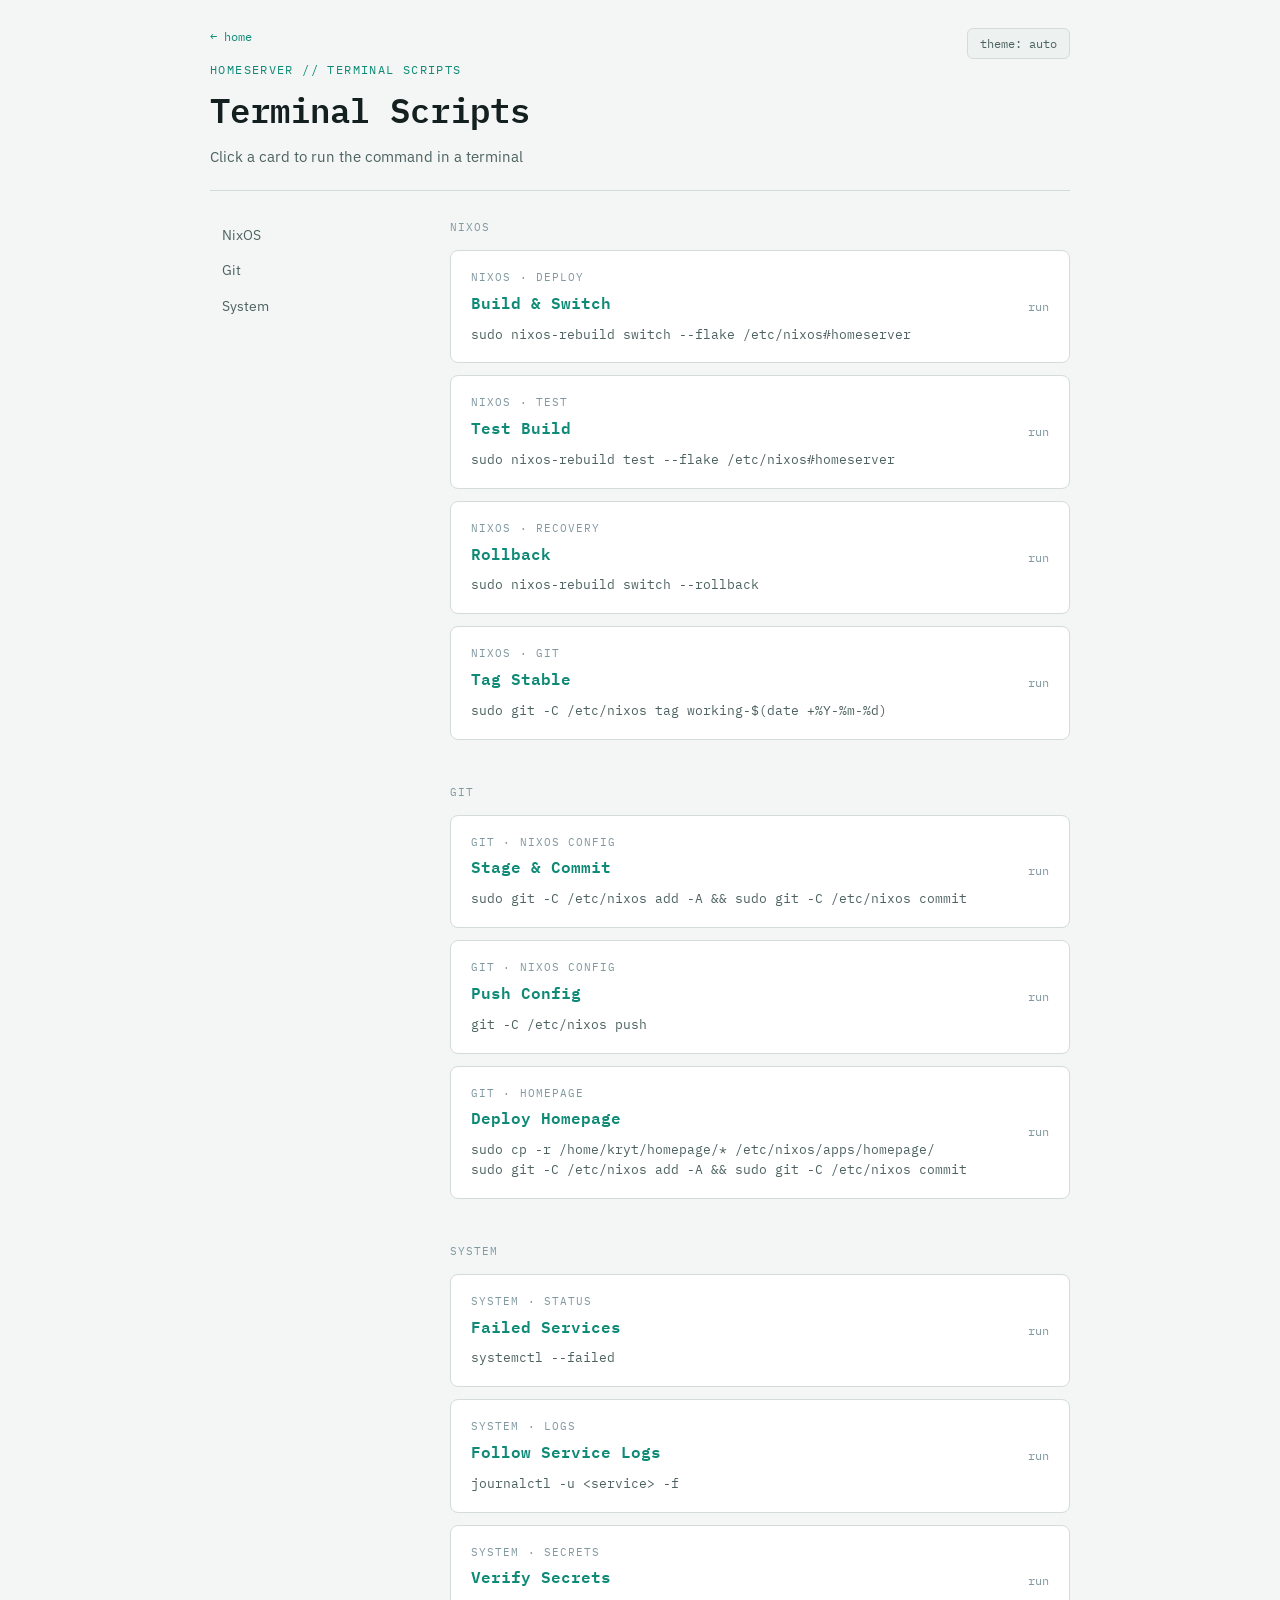
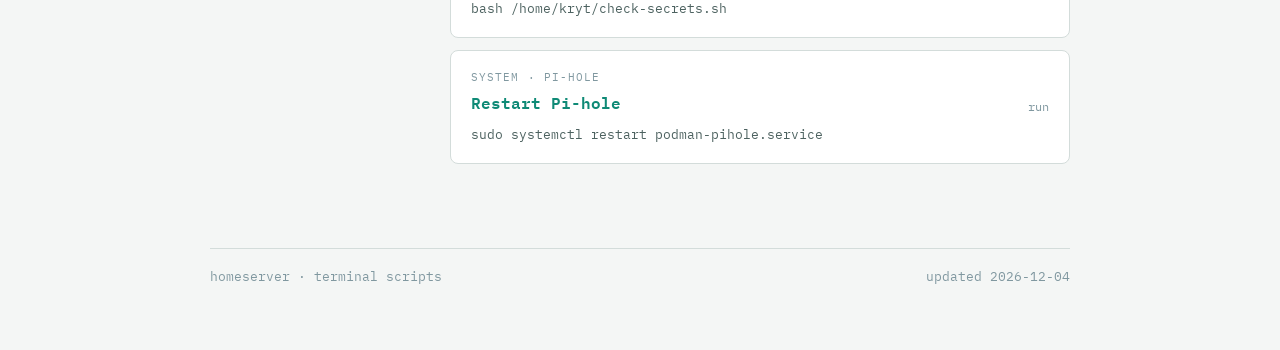
<file: homepage/terminal-scripts.html>
<!doctype html>
<html lang="en">
<head>
<meta charset="UTF-8">
<meta name="viewport" content="width=device-width, initial-scale=1.0">
<title>Terminal Scripts</title>
<link rel="preconnect" href="https://fonts.googleapis.com">
<link rel="preconnect" href="https://fonts.gstatic.com" crossorigin>
<link href="https://fonts.googleapis.com/css2?family=IBM+Plex+Mono:wght@400;500;600;700&family=IBM+Plex+Sans:wght@400;500;600&display=swap" rel="stylesheet">
<link rel="stylesheet" href="style.css">
<style>
  .shell { max-width: 860px; }
  .script-card {
    display: grid;
    grid-template-columns: 1fr auto;
    align-items: center;
    gap: 16px;
    border: 1px solid var(--border);
    border-radius: 8px;
    padding: 18px 20px;
    background: var(--surface);
    cursor: pointer;
    transition: border-color 0.15s, background 0.15s;
    user-select: none;
  }
  .script-card:hover { border-color: var(--accent); background: var(--surface-2); }
  .script-card-body { display: flex; flex-direction: column; gap: 5px; }
  .script-card-eyebrow {
    font-family: "IBM Plex Mono", monospace;
    font-size: 0.68rem;
    letter-spacing: 0.1em;
    text-transform: uppercase;
    color: var(--text-faint);
  }
  .script-card-title {
    font-family: "IBM Plex Mono", monospace;
    font-size: 1rem;
    color: var(--accent);
    font-weight: 600;
  }
  .script-card-cmd {
    font-family: "IBM Plex Mono", monospace;
    font-size: 0.8rem;
    color: var(--text-dim);
    margin-top: 4px;
    white-space: pre;
    overflow-x: auto;
  }
  .copy-label {
    font-family: "IBM Plex Mono", monospace;
    font-size: 0.72rem;
    color: var(--text-faint);
    flex-shrink: 0;
    transition: color 0.15s;
  }
  .script-card:hover .copy-label { color: var(--accent); }
  .script-card.copied { border-color: #4caf82; }
  .script-card.copied .copy-label { color: #4caf82; }
  @media (max-width: 600px) {
    .script-card { grid-template-columns: 1fr; }
    .copy-label { display: none; }
  }
</style>
</head>
<body>
<div class="shell">

  <header class="top">
    <div class="host-id">
      <a href="index.html" style="font-family:'IBM Plex Mono',monospace;font-size:0.75rem;color:var(--accent);text-decoration:none;display:inline-block;margin-bottom:8px;">← home</a>
      <span class="eyebrow">homeserver // terminal scripts</span>
      <h1>Terminal Scripts</h1>
      <p>Click a card to run the command in a terminal</p>
    </div>
    <button class="theme-toggle" id="themeToggle" type="button" aria-label="Toggle color theme">theme: auto</button>
  </header>

  <div class="layout">
    <nav class="toc">
      <a href="#nixos">NixOS</a>
      <a href="#git">Git</a>
      <a href="#system">System</a>
    </nav>

    <main>

      <div id="nixos" class="section-label">NixOS</div>
      <div class="doc-grid">

        <div class="script-card" data-cmd="sudo nixos-rebuild switch --flake /etc/nixos#homeserver">
          <div class="script-card-body">
            <span class="script-card-eyebrow">NixOS &middot; Deploy</span>
            <span class="script-card-title">Build &amp; Switch</span>
            <span class="script-card-cmd">sudo nixos-rebuild switch --flake /etc/nixos#homeserver</span>
          </div>
          <span class="copy-label">run</span>
        </div>

        <div class="script-card" data-cmd="sudo nixos-rebuild test --flake /etc/nixos#homeserver">
          <div class="script-card-body">
            <span class="script-card-eyebrow">NixOS &middot; Test</span>
            <span class="script-card-title">Test Build</span>
            <span class="script-card-cmd">sudo nixos-rebuild test --flake /etc/nixos#homeserver</span>
          </div>
          <span class="copy-label">run</span>
        </div>

        <div class="script-card" data-cmd="sudo nixos-rebuild switch --rollback">
          <div class="script-card-body">
            <span class="script-card-eyebrow">NixOS &middot; Recovery</span>
            <span class="script-card-title">Rollback</span>
            <span class="script-card-cmd">sudo nixos-rebuild switch --rollback</span>
          </div>
          <span class="copy-label">run</span>
        </div>

        <div class="script-card" data-cmd="sudo git -C /etc/nixos tag working-$(date +%Y-%m-%d)">
          <div class="script-card-body">
            <span class="script-card-eyebrow">NixOS &middot; Git</span>
            <span class="script-card-title">Tag Stable</span>
            <span class="script-card-cmd">sudo git -C /etc/nixos tag working-$(date +%Y-%m-%d)</span>
          </div>
          <span class="copy-label">run</span>
        </div>

      </div>

      <div id="git" class="section-label" style="margin-top:36px;">Git</div>
      <div class="doc-grid">

        <div class="script-card" data-cmd="sudo git -C /etc/nixos add -A && sudo git -C /etc/nixos commit">
          <div class="script-card-body">
            <span class="script-card-eyebrow">Git &middot; NixOS Config</span>
            <span class="script-card-title">Stage &amp; Commit</span>
            <span class="script-card-cmd">sudo git -C /etc/nixos add -A &amp;&amp; sudo git -C /etc/nixos commit</span>
          </div>
          <span class="copy-label">run</span>
        </div>

        <div class="script-card" data-cmd="git -C /etc/nixos push">
          <div class="script-card-body">
            <span class="script-card-eyebrow">Git &middot; NixOS Config</span>
            <span class="script-card-title">Push Config</span>
            <span class="script-card-cmd">git -C /etc/nixos push</span>
          </div>
          <span class="copy-label">run</span>
        </div>

        <div class="script-card" data-cmd="sudo cp -r /home/kryt/homepage/* /etc/nixos/apps/homepage/ && sudo git -C /etc/nixos add -A && sudo git -C /etc/nixos commit">
          <div class="script-card-body">
            <span class="script-card-eyebrow">Git &middot; Homepage</span>
            <span class="script-card-title">Deploy Homepage</span>
            <span class="script-card-cmd">sudo cp -r /home/kryt/homepage/* /etc/nixos/apps/homepage/
sudo git -C /etc/nixos add -A &amp;&amp; sudo git -C /etc/nixos commit</span>
          </div>
          <span class="copy-label">run</span>
        </div>

      </div>

      <div id="system" class="section-label" style="margin-top:36px;">System</div>
      <div class="doc-grid">

        <div class="script-card" data-cmd="systemctl --failed">
          <div class="script-card-body">
            <span class="script-card-eyebrow">System &middot; Status</span>
            <span class="script-card-title">Failed Services</span>
            <span class="script-card-cmd">systemctl --failed</span>
          </div>
          <span class="copy-label">run</span>
        </div>

        <div class="script-card" data-cmd="journalctl -u  -f">
          <div class="script-card-body">
            <span class="script-card-eyebrow">System &middot; Logs</span>
            <span class="script-card-title">Follow Service Logs</span>
            <span class="script-card-cmd">journalctl -u &lt;service&gt; -f</span>
          </div>
          <span class="copy-label">run</span>
        </div>

        <div class="script-card" data-cmd="bash /home/kryt/check-secrets.sh">
          <div class="script-card-body">
            <span class="script-card-eyebrow">System &middot; Secrets</span>
            <span class="script-card-title">Verify Secrets</span>
            <span class="script-card-cmd">bash /home/kryt/check-secrets.sh</span>
          </div>
          <span class="copy-label">run</span>
        </div>

        <div class="script-card" data-cmd="sudo systemctl restart podman-pihole.service">
          <div class="script-card-body">
            <span class="script-card-eyebrow">System &middot; Pi-hole</span>
            <span class="script-card-title">Restart Pi-hole</span>
            <span class="script-card-cmd">sudo systemctl restart podman-pihole.service</span>
          </div>
          <span class="copy-label">run</span>
        </div>

      </div>

    </main>
  </div>

  <footer>
    <span>homeserver &middot; terminal scripts</span>
    <span id="genDate"></span>
  </footer>

</div>

<script>
  (function () {
    var root = document.documentElement;
    var btn = document.getElementById('themeToggle');
    var stored = null;
    try { stored = localStorage.getItem('hs-theme'); } catch (e) {}
    if (stored === 'dark' || stored === 'light') {
      root.setAttribute('data-theme', stored);
    }
    function label() {
      var mode = root.getAttribute('data-theme');
      btn.textContent = 'theme: ' + (mode ? mode : 'auto');
    }
    label();
    btn.addEventListener('click', function () {
      var current = root.getAttribute('data-theme');
      var next = current === 'dark' ? 'light' : (current === 'light' ? null : 'dark');
      if (next) {
        root.setAttribute('data-theme', next);
        try { localStorage.setItem('hs-theme', next); } catch (e) {}
      } else {
        root.removeAttribute('data-theme');
        try { localStorage.removeItem('hs-theme'); } catch (e) {}
      }
      label();
    });

    var d = new Date();
    document.getElementById('genDate').textContent =
      'updated ' + d.toISOString().slice(0, 10);

    document.querySelectorAll('.script-card').forEach(function (card) {
      card.addEventListener('click', function () {
        var cmd = card.dataset.cmd;
        var label = card.querySelector('.copy-label');
        window.location = 'run-cmd://' + encodeURIComponent(cmd);
        card.classList.add('copied');
        label.textContent = 'launching…';
        setTimeout(function () {
          card.classList.remove('copied');
          label.textContent = 'run';
        }, 1500);
      });
    });
  })();
</script>

</body>
</html>
</file>
<file: style.css>
/* ── CSS custom properties ── */
:root {
  color-scheme: dark;
  --bg: #0e1316;
  --surface: #151c20;
  --surface-2: #1c252a;
  --surface-3: #232d33;
  --border: #2b363c;
  --text: #e7edf0;
  --text-dim: #93a5ac;
  --text-faint: #5f7178;
  --accent: #5fd6c4;
  --accent-dim: #3a8f81;
  --warn: #e8b34c;
  --warn-bg: rgba(232, 179, 76, 0.1);
  --danger: #e07a6b;
  --danger-bg: rgba(224, 122, 107, 0.09);
  --shadow: 0 8px 24px rgba(0,0,0,0.35);
}

@media (prefers-color-scheme: light) {
  :root {
    color-scheme: light;
    --bg: #f4f6f5;
    --surface: #ffffff;
    --surface-2: #edf1f0;
    --surface-3: #e3e9e7;
    --border: #d3dcda;
    --text: #14201f;
    --text-dim: #4d6260;
    --text-faint: #8098a0;
    --accent: #0f8a76;
    --accent-dim: #b7e6dc;
    --warn: #9a6a11;
    --warn-bg: rgba(154, 106, 17, 0.08);
    --danger: #ab3d2c;
    --danger-bg: rgba(171, 61, 44, 0.07);
    --shadow: 0 8px 24px rgba(20,32,31,0.08);
  }
}

html[data-theme="dark"] {
  color-scheme: dark;
  --bg: #0e1316;
  --surface: #151c20;
  --surface-2: #1c252a;
  --surface-3: #232d33;
  --border: #2b363c;
  --text: #e7edf0;
  --text-dim: #93a5ac;
  --text-faint: #5f7178;
  --accent: #5fd6c4;
  --accent-dim: #3a8f81;
  --warn: #e8b34c;
  --warn-bg: rgba(232, 179, 76, 0.1);
  --danger: #e07a6b;
  --danger-bg: rgba(224, 122, 107, 0.09);
  --shadow: 0 8px 24px rgba(0,0,0,0.35);
}

html[data-theme="light"] {
  color-scheme: light;
  --bg: #f4f6f5;
  --surface: #ffffff;
  --surface-2: #edf1f0;
  --surface-3: #e3e9e7;
  --border: #d3dcda;
  --text: #14201f;
  --text-dim: #4d6260;
  --text-faint: #8098a0;
  --accent: #0f8a76;
  --accent-dim: #b7e6dc;
  --warn: #9a6a11;
  --warn-bg: rgba(154, 106, 17, 0.08);
  --danger: #ab3d2c;
  --danger-bg: rgba(171, 61, 44, 0.07);
  --shadow: 0 8px 24px rgba(20,32,31,0.08);
}

/* ── Base ── */
* { box-sizing: border-box; }

html, body {
  margin: 0;
  background: var(--bg);
  color: var(--text);
}

body {
  font-family: "IBM Plex Sans", -apple-system, "Segoe UI", sans-serif;
  line-height: 1.55;
  padding-inline: 20px;
  -webkit-font-smoothing: antialiased;
}

a { color: var(--accent); text-decoration: none; }
a:hover { text-decoration: underline; }
a:focus-visible, button:focus-visible, summary:focus-visible {
  outline: 2px solid var(--accent);
  outline-offset: 2px;
}

code, pre, .mono, kbd {
  font-family: "IBM Plex Mono", ui-monospace, Menlo, Consolas, monospace;
}

code {
  background: var(--surface-3);
  padding: 0.1em 0.4em;
  border-radius: 4px;
  font-size: 0.88em;
  color: var(--accent);
}

pre {
  background: var(--surface-2);
  border: 1px solid var(--border);
  border-radius: 8px;
  padding: 14px 16px;
  overflow-x: auto;
  font-size: 0.85rem;
  line-height: 1.6;
}
pre code {
  background: none;
  padding: 0;
  color: var(--text);
}
pre .cmt { color: var(--text-faint); }

/* ── Shell ── */
.shell {
  max-width: 1180px;
  margin-inline: auto;
  padding-block: 28px 64px;
}

/* ── Header ── */
header.top {
  display: flex;
  justify-content: space-between;
  align-items: flex-start;
  gap: 20px;
  flex-wrap: wrap;
  padding-bottom: 22px;
  border-bottom: 1px solid var(--border);
  margin-bottom: 28px;
}

.host-id { display: flex; flex-direction: column; gap: 6px; }

.eyebrow {
  font-family: "IBM Plex Mono", monospace;
  font-size: 0.72rem;
  letter-spacing: 0.12em;
  text-transform: uppercase;
  color: var(--accent);
}

h1 {
  font-family: "IBM Plex Mono", monospace;
  font-size: clamp(1.5rem, 3vw, 2.1rem);
  margin: 0;
  text-wrap: balance;
  font-weight: 600;
}

.host-id p { margin: 2px 0 0; color: var(--text-dim); font-size: 0.95rem; }

.theme-toggle {
  font-family: "IBM Plex Mono", monospace;
  font-size: 0.75rem;
  background: var(--surface-2);
  border: 1px solid var(--border);
  color: var(--text-dim);
  border-radius: 6px;
  padding: 7px 12px;
  cursor: pointer;
}
.theme-toggle:hover { color: var(--text); border-color: var(--text-faint); }

/* ── Stat row ── */
.stat-row {
  display: grid;
  grid-template-columns: repeat(4, 1fr);
  gap: 1px;
  background: var(--border);
  border: 1px solid var(--border);
  border-radius: 10px;
  overflow: hidden;
  margin-bottom: 34px;
}
.stat {
  background: var(--surface);
  padding: 14px 16px;
  display: flex;
  flex-direction: column;
  gap: 4px;
}
.stat .label {
  font-size: 0.68rem;
  letter-spacing: 0.08em;
  text-transform: uppercase;
  color: var(--text-faint);
}
.stat .value {
  font-family: "IBM Plex Mono", monospace;
  font-size: 0.98rem;
  font-variant-numeric: tabular-nums;
}

/* ── Layout: sidebar nav + content ── */
.layout {
  display: grid;
  grid-template-columns: 200px 1fr;
  gap: 40px;
  align-items: start;
}

nav.toc {
  position: sticky;
  top: 20px;
  display: flex;
  flex-direction: column;
  gap: 2px;
  font-size: 0.86rem;
}
nav.toc a {
  color: var(--text-dim);
  padding: 6px 10px;
  border-radius: 6px;
  border-left: 2px solid transparent;
}
nav.toc a:hover { color: var(--text); text-decoration: none; background: var(--surface-2); }

main { min-width: 0; }

/* ── Sections ── */
section {
  padding-block: 30px;
  border-bottom: 1px solid var(--border);
}
section:last-child { border-bottom: none; }

h2 {
  font-family: "IBM Plex Mono", monospace;
  font-size: 1.15rem;
  font-weight: 600;
  margin: 0 0 14px;
  display: flex;
  align-items: baseline;
  gap: 10px;
}
h2 .idx { color: var(--text-faint); font-weight: 400; font-size: 0.95rem; }

h3 {
  font-size: 0.95rem;
  font-family: "IBM Plex Mono", monospace;
  color: var(--text);
  margin: 24px 0 8px;
}
h3:first-child { margin-top: 0; }

p { max-width: 68ch; color: var(--text); margin: 0 0 8px; }
p.dim { color: var(--text-dim); }
p:last-child { margin-bottom: 0; }

/* ── Tables ── */
table {
  width: 100%;
  border-collapse: collapse;
  font-size: 0.88rem;
  margin-block: 10px;
}
.table-wrap { overflow-x: auto; }
th, td {
  text-align: left;
  padding: 9px 12px;
  border-bottom: 1px solid var(--border);
  white-space: nowrap;
}
th {
  font-family: "IBM Plex Mono", monospace;
  font-size: 0.72rem;
  letter-spacing: 0.06em;
  text-transform: uppercase;
  color: var(--text-faint);
  font-weight: 500;
}
td.mono, td code { font-variant-numeric: tabular-nums; }
td.wrap { white-space: normal; }
tr:last-child td { border-bottom: none; }

/* ── Callouts ── */
.callout {
  border: 1px solid var(--border);
  border-left: 3px solid var(--text-faint);
  background: var(--surface-2);
  border-radius: 0 8px 8px 0;
  padding: 12px 16px;
  margin-block: 14px;
  font-size: 0.92rem;
}
.callout .tag {
  font-family: "IBM Plex Mono", monospace;
  font-size: 0.68rem;
  letter-spacing: 0.08em;
  text-transform: uppercase;
  display: block;
  margin-bottom: 4px;
}
.callout.info { border-left-color: var(--accent); }
.callout.info .tag { color: var(--accent); }
.callout.warn { border-left-color: var(--warn); background: var(--warn-bg); }
.callout.warn .tag { color: var(--warn); }
.callout.danger { border-left-color: var(--danger); background: var(--danger-bg); }
.callout.danger .tag { color: var(--danger); }

/* ── Numbered steps (homeserver-reference fresh-install) ── */
ol.steps {
  padding-left: 0;
  list-style: none;
  counter-reset: step;
  display: flex;
  flex-direction: column;
  gap: 12px;
}
ol.steps li {
  counter-increment: step;
  position: relative;
  padding-left: 36px;
  min-height: 26px;
}
ol.steps li::before {
  content: counter(step);
  position: absolute;
  left: 0;
  top: 0;
  font-family: "IBM Plex Mono", monospace;
  font-size: 0.78rem;
  color: var(--accent);
  background: var(--surface-2);
  border: 1px solid var(--border);
  border-radius: 5px;
  width: 26px;
  height: 26px;
  display: flex;
  align-items: center;
  justify-content: center;
}

/* ── Secret cards (homeserver-reference) ── */
.secret-card {
  border: 1px solid var(--border);
  border-radius: 8px;
  padding: 14px 16px;
  margin-block: 12px;
  background: var(--surface);
}
.secret-card .path {
  font-family: "IBM Plex Mono", monospace;
  font-size: 0.88rem;
  color: var(--text);
}
.secret-card .perm {
  font-size: 0.78rem;
  color: var(--text-faint);
  margin-left: 8px;
}

/* ── Documentation link card (homeserver-reference §11) ── */
.doc-link {
  display: flex;
  flex-direction: column;
  gap: 4px;
  border: 1px solid var(--border);
  border-radius: 8px;
  padding: 14px 18px;
  max-width: 420px;
  text-decoration: none;
  background: var(--surface);
  margin-top: 12px;
  transition: border-color 0.15s, background 0.15s;
}
.doc-link:hover { border-color: var(--accent); background: var(--surface-2); text-decoration: none; }
.doc-link-title { font-family: "IBM Plex Mono", monospace; font-size: 0.95rem; color: var(--accent); }
.doc-link-desc { font-size: 0.85rem; color: var(--text-dim); }

/* ── Step ID badges (build guides: 1a, 1b …) ── */
.step-id {
  display: inline-block;
  font-family: "IBM Plex Mono", monospace;
  font-size: 0.68rem;
  letter-spacing: 0.06em;
  background: var(--surface-3);
  border: 1px solid var(--border);
  color: var(--accent);
  padding: 1px 7px;
  border-radius: 4px;
  margin-right: 8px;
  vertical-align: middle;
}

/* ── Module toggle pills (build guides) ── */
.toggle-row {
  display: flex;
  align-items: center;
  gap: 10px;
  font-size: 0.88rem;
  margin: 6px 0;
}
.toggle-pill {
  font-family: "IBM Plex Mono", monospace;
  padding: 1px 8px;
  border-radius: 4px;
  font-size: 0.68rem;
  font-weight: 600;
  letter-spacing: 0.06em;
  text-transform: uppercase;
}
.toggle-pill.on  { background: rgba(95,214,196,0.12); color: var(--accent); border: 1px solid var(--accent-dim); }
.toggle-pill.off { background: var(--surface-2); color: var(--text-faint); border: 1px solid var(--border); }

/* ── Copy buttons (build guides) ── */
.code-wrap {
  position: relative;
  margin: 10px 0;
}
.code-wrap pre { padding-right: 72px; }
.copy-btn {
  position: absolute;
  top: 8px;
  right: 8px;
  background: var(--surface-3);
  color: var(--text-dim);
  border: 1px solid var(--border);
  border-radius: 5px;
  padding: 3px 10px;
  font-family: "IBM Plex Mono", monospace;
  font-size: 0.72rem;
  cursor: pointer;
  white-space: nowrap;
  transition: color 0.15s, border-color 0.15s, background 0.15s;
}
.copy-btn:hover { color: var(--text); border-color: var(--text-faint); }
.copy-btn.copied { background: var(--accent); color: var(--bg); border-color: var(--accent); }

/* ── Documentation index page ── */
.section-label {
  font-family: "IBM Plex Mono", monospace;
  font-size: 0.68rem;
  letter-spacing: 0.1em;
  text-transform: uppercase;
  color: var(--text-faint);
  margin: 0 0 14px;
}

.doc-grid {
  display: flex;
  flex-direction: column;
  gap: 12px;
  margin-bottom: 44px;
}

.doc-card {
  display: grid;
  grid-template-columns: 1fr auto;
  align-items: center;
  gap: 16px;
  border: 1px solid var(--border);
  border-radius: 8px;
  padding: 18px 20px;
  background: var(--surface);
  text-decoration: none;
  transition: border-color 0.15s, background 0.15s;
}
.doc-card:hover { border-color: var(--accent); background: var(--surface-2); text-decoration: none; }
.doc-card-body { display: flex; flex-direction: column; gap: 5px; }
.doc-card-eyebrow {
  font-family: "IBM Plex Mono", monospace;
  font-size: 0.68rem;
  letter-spacing: 0.1em;
  text-transform: uppercase;
  color: var(--text-faint);
}
.doc-card-title {
  font-family: "IBM Plex Mono", monospace;
  font-size: 1rem;
  color: var(--accent);
  font-weight: 600;
}
.doc-card-desc {
  font-size: 0.875rem;
  color: var(--text-dim);
  max-width: 52ch;
}
.doc-card-arrow {
  font-family: "IBM Plex Mono", monospace;
  font-size: 1.1rem;
  color: var(--text-faint);
  flex-shrink: 0;
  transition: color 0.15s, transform 0.15s;
}
.doc-card:hover .doc-card-arrow { color: var(--accent); transform: translateX(3px); }

/* ── Footer ── */
footer {
  margin-top: 40px;
  padding-top: 18px;
  border-top: 1px solid var(--border);
  color: var(--text-faint);
  font-size: 0.8rem;
  font-family: "IBM Plex Mono", monospace;
  display: flex;
  justify-content: space-between;
  flex-wrap: wrap;
  gap: 8px;
}

/* ── Responsive ── */
@media (max-width: 780px) {
  .stat-row { grid-template-columns: repeat(2, 1fr); }
  .layout { grid-template-columns: 1fr; }
  nav.toc {
    position: static;
    flex-direction: row;
    flex-wrap: wrap;
    gap: 6px;
    padding-bottom: 14px;
    margin-bottom: 6px;
    border-bottom: 1px solid var(--border);
  }
  nav.toc a {
    background: var(--surface-2);
    border: 1px solid var(--border);
    white-space: nowrap;
  }
  td.wrap { white-space: normal; min-width: 140px; }
}

@media (max-width: 600px) {
  .doc-card { grid-template-columns: 1fr; }
  .doc-card-arrow { display: none; }
}

@media (prefers-reduced-motion: reduce) {
  * { transition: none !important; animation: none !important; }
}
</file>
<file: homepage/style.css>
/* ── CSS custom properties ── */
:root {
  color-scheme: dark;
  --bg: #0e1316;
  --surface: #151c20;
  --surface-2: #1c252a;
  --surface-3: #232d33;
  --border: #2b363c;
  --text: #e7edf0;
  --text-dim: #93a5ac;
  --text-faint: #5f7178;
  --accent: #5fd6c4;
  --accent-dim: #3a8f81;
  --warn: #e8b34c;
  --warn-bg: rgba(232, 179, 76, 0.1);
  --danger: #e07a6b;
  --danger-bg: rgba(224, 122, 107, 0.09);
  --shadow: 0 8px 24px rgba(0,0,0,0.35);
}

@media (prefers-color-scheme: light) {
  :root {
    color-scheme: light;
    --bg: #f4f6f5;
    --surface: #ffffff;
    --surface-2: #edf1f0;
    --surface-3: #e3e9e7;
    --border: #d3dcda;
    --text: #14201f;
    --text-dim: #4d6260;
    --text-faint: #8098a0;
    --accent: #0f8a76;
    --accent-dim: #b7e6dc;
    --warn: #9a6a11;
    --warn-bg: rgba(154, 106, 17, 0.08);
    --danger: #ab3d2c;
    --danger-bg: rgba(171, 61, 44, 0.07);
    --shadow: 0 8px 24px rgba(20,32,31,0.08);
  }
}

html[data-theme="dark"] {
  color-scheme: dark;
  --bg: #0e1316;
  --surface: #151c20;
  --surface-2: #1c252a;
  --surface-3: #232d33;
  --border: #2b363c;
  --text: #e7edf0;
  --text-dim: #93a5ac;
  --text-faint: #5f7178;
  --accent: #5fd6c4;
  --accent-dim: #3a8f81;
  --warn: #e8b34c;
  --warn-bg: rgba(232, 179, 76, 0.1);
  --danger: #e07a6b;
  --danger-bg: rgba(224, 122, 107, 0.09);
  --shadow: 0 8px 24px rgba(0,0,0,0.35);
}

html[data-theme="light"] {
  color-scheme: light;
  --bg: #f4f6f5;
  --surface: #ffffff;
  --surface-2: #edf1f0;
  --surface-3: #e3e9e7;
  --border: #d3dcda;
  --text: #14201f;
  --text-dim: #4d6260;
  --text-faint: #8098a0;
  --accent: #0f8a76;
  --accent-dim: #b7e6dc;
  --warn: #9a6a11;
  --warn-bg: rgba(154, 106, 17, 0.08);
  --danger: #ab3d2c;
  --danger-bg: rgba(171, 61, 44, 0.07);
  --shadow: 0 8px 24px rgba(20,32,31,0.08);
}

/* ── Base ── */
* { box-sizing: border-box; }

html, body {
  margin: 0;
  background: var(--bg);
  color: var(--text);
}

body {
  font-family: "IBM Plex Sans", -apple-system, "Segoe UI", sans-serif;
  line-height: 1.55;
  padding-inline: 20px;
  -webkit-font-smoothing: antialiased;
}

a { color: var(--accent); text-decoration: none; }
a:hover { text-decoration: underline; }
a:focus-visible, button:focus-visible, summary:focus-visible {
  outline: 2px solid var(--accent);
  outline-offset: 2px;
}

code, pre, .mono, kbd {
  font-family: "IBM Plex Mono", ui-monospace, Menlo, Consolas, monospace;
}

code {
  background: var(--surface-3);
  padding: 0.1em 0.4em;
  border-radius: 4px;
  font-size: 0.88em;
  color: var(--accent);
}

pre {
  background: var(--surface-2);
  border: 1px solid var(--border);
  border-radius: 8px;
  padding: 14px 16px;
  overflow-x: auto;
  font-size: 0.85rem;
  line-height: 1.6;
}
pre code {
  background: none;
  padding: 0;
  color: var(--text);
}
pre .cmt { color: var(--text-faint); }

/* ── Shell ── */
.shell {
  max-width: 1180px;
  margin-inline: auto;
  padding-block: 28px 64px;
}

/* ── Header ── */
header.top {
  display: flex;
  justify-content: space-between;
  align-items: flex-start;
  gap: 20px;
  flex-wrap: wrap;
  padding-bottom: 22px;
  border-bottom: 1px solid var(--border);
  margin-bottom: 28px;
}

.host-id { display: flex; flex-direction: column; gap: 6px; }

.eyebrow {
  font-family: "IBM Plex Mono", monospace;
  font-size: 0.72rem;
  letter-spacing: 0.12em;
  text-transform: uppercase;
  color: var(--accent);
}

h1 {
  font-family: "IBM Plex Mono", monospace;
  font-size: clamp(1.5rem, 3vw, 2.1rem);
  margin: 0;
  text-wrap: balance;
  font-weight: 600;
}

.host-id p { margin: 2px 0 0; color: var(--text-dim); font-size: 0.95rem; }

.theme-toggle {
  font-family: "IBM Plex Mono", monospace;
  font-size: 0.75rem;
  background: var(--surface-2);
  border: 1px solid var(--border);
  color: var(--text-dim);
  border-radius: 6px;
  padding: 7px 12px;
  cursor: pointer;
}
.theme-toggle:hover { color: var(--text); border-color: var(--text-faint); }

/* ── Stat row ── */
.stat-row {
  display: grid;
  grid-template-columns: repeat(4, 1fr);
  gap: 1px;
  background: var(--border);
  border: 1px solid var(--border);
  border-radius: 10px;
  overflow: hidden;
  margin-bottom: 34px;
}
.stat {
  background: var(--surface);
  padding: 14px 16px;
  display: flex;
  flex-direction: column;
  gap: 4px;
}
.stat .label {
  font-size: 0.68rem;
  letter-spacing: 0.08em;
  text-transform: uppercase;
  color: var(--text-faint);
}
.stat .value {
  font-family: "IBM Plex Mono", monospace;
  font-size: 0.98rem;
  font-variant-numeric: tabular-nums;
}

/* ── Layout: sidebar nav + content ── */
.layout {
  display: grid;
  grid-template-columns: 200px 1fr;
  gap: 40px;
  align-items: start;
}

nav.toc {
  position: sticky;
  top: 20px;
  display: flex;
  flex-direction: column;
  gap: 2px;
  font-size: 0.86rem;
}
nav.toc a {
  color: var(--text-dim);
  padding: 6px 10px;
  border-radius: 6px;
  border-left: 2px solid transparent;
}
nav.toc a:hover { color: var(--text); text-decoration: none; background: var(--surface-2); }

main { min-width: 0; }

/* ── Sections ── */
section {
  padding-block: 30px;
  border-bottom: 1px solid var(--border);
}
section:last-child { border-bottom: none; }

h2 {
  font-family: "IBM Plex Mono", monospace;
  font-size: 1.15rem;
  font-weight: 600;
  margin: 0 0 14px;
  display: flex;
  align-items: baseline;
  gap: 10px;
}
h2 .idx { color: var(--text-faint); font-weight: 400; font-size: 0.95rem; }

h3 {
  font-size: 0.95rem;
  font-family: "IBM Plex Mono", monospace;
  color: var(--text);
  margin: 24px 0 8px;
}
h3:first-child { margin-top: 0; }

p { max-width: 68ch; color: var(--text); margin: 0 0 8px; }
p.dim { color: var(--text-dim); }
p:last-child { margin-bottom: 0; }

/* ── Tables ── */
table {
  width: 100%;
  border-collapse: collapse;
  font-size: 0.88rem;
  margin-block: 10px;
}
.table-wrap { overflow-x: auto; }
th, td {
  text-align: left;
  padding: 9px 12px;
  border-bottom: 1px solid var(--border);
  white-space: nowrap;
}
th {
  font-family: "IBM Plex Mono", monospace;
  font-size: 0.72rem;
  letter-spacing: 0.06em;
  text-transform: uppercase;
  color: var(--text-faint);
  font-weight: 500;
}
td.mono, td code { font-variant-numeric: tabular-nums; }
td.wrap { white-space: normal; }
tr:last-child td { border-bottom: none; }

/* ── Callouts ── */
.callout {
  border: 1px solid var(--border);
  border-left: 3px solid var(--text-faint);
  background: var(--surface-2);
  border-radius: 0 8px 8px 0;
  padding: 12px 16px;
  margin-block: 14px;
  font-size: 0.92rem;
}
.callout .tag {
  font-family: "IBM Plex Mono", monospace;
  font-size: 0.68rem;
  letter-spacing: 0.08em;
  text-transform: uppercase;
  display: block;
  margin-bottom: 4px;
}
.callout.info { border-left-color: var(--accent); }
.callout.info .tag { color: var(--accent); }
.callout.warn { border-left-color: var(--warn); background: var(--warn-bg); }
.callout.warn .tag { color: var(--warn); }
.callout.danger { border-left-color: var(--danger); background: var(--danger-bg); }
.callout.danger .tag { color: var(--danger); }

/* ── Numbered steps (homeserver-reference fresh-install) ── */
ol.steps {
  padding-left: 0;
  list-style: none;
  counter-reset: step;
  display: flex;
  flex-direction: column;
  gap: 12px;
}
ol.steps li {
  counter-increment: step;
  position: relative;
  padding-left: 36px;
  min-height: 26px;
}
ol.steps li::before {
  content: counter(step);
  position: absolute;
  left: 0;
  top: 0;
  font-family: "IBM Plex Mono", monospace;
  font-size: 0.78rem;
  color: var(--accent);
  background: var(--surface-2);
  border: 1px solid var(--border);
  border-radius: 5px;
  width: 26px;
  height: 26px;
  display: flex;
  align-items: center;
  justify-content: center;
}

/* ── Secret cards (homeserver-reference) ── */
.secret-card {
  border: 1px solid var(--border);
  border-radius: 8px;
  padding: 14px 16px;
  margin-block: 12px;
  background: var(--surface);
}
.secret-card .path {
  font-family: "IBM Plex Mono", monospace;
  font-size: 0.88rem;
  color: var(--text);
}
.secret-card .perm {
  font-size: 0.78rem;
  color: var(--text-faint);
  margin-left: 8px;
}

/* ── Documentation link card (homeserver-reference §11) ── */
.doc-link {
  display: flex;
  flex-direction: column;
  gap: 4px;
  border: 1px solid var(--border);
  border-radius: 8px;
  padding: 14px 18px;
  max-width: 420px;
  text-decoration: none;
  background: var(--surface);
  margin-top: 12px;
  transition: border-color 0.15s, background 0.15s;
}
.doc-link:hover { border-color: var(--accent); background: var(--surface-2); text-decoration: none; }
.doc-link-title { font-family: "IBM Plex Mono", monospace; font-size: 0.95rem; color: var(--accent); }
.doc-link-desc { font-size: 0.85rem; color: var(--text-dim); }

/* ── Step ID badges (build guides: 1a, 1b …) ── */
.step-id {
  display: inline-block;
  font-family: "IBM Plex Mono", monospace;
  font-size: 0.68rem;
  letter-spacing: 0.06em;
  background: var(--surface-3);
  border: 1px solid var(--border);
  color: var(--accent);
  padding: 1px 7px;
  border-radius: 4px;
  margin-right: 8px;
  vertical-align: middle;
}

/* ── Module toggle pills (build guides) ── */
.toggle-row {
  display: flex;
  align-items: center;
  gap: 10px;
  font-size: 0.88rem;
  margin: 6px 0;
}
.toggle-pill {
  font-family: "IBM Plex Mono", monospace;
  padding: 1px 8px;
  border-radius: 4px;
  font-size: 0.68rem;
  font-weight: 600;
  letter-spacing: 0.06em;
  text-transform: uppercase;
}
.toggle-pill.on  { background: rgba(95,214,196,0.12); color: var(--accent); border: 1px solid var(--accent-dim); }
.toggle-pill.off { background: var(--surface-2); color: var(--text-faint); border: 1px solid var(--border); }

/* ── Copy buttons (build guides) ── */
.code-wrap {
  position: relative;
  margin: 10px 0;
}
.code-wrap pre { padding-right: 72px; }
.copy-btn {
  position: absolute;
  top: 8px;
  right: 8px;
  background: var(--surface-3);
  color: var(--text-dim);
  border: 1px solid var(--border);
  border-radius: 5px;
  padding: 3px 10px;
  font-family: "IBM Plex Mono", monospace;
  font-size: 0.72rem;
  cursor: pointer;
  white-space: nowrap;
  transition: color 0.15s, border-color 0.15s, background 0.15s;
}
.copy-btn:hover { color: var(--text); border-color: var(--text-faint); }
.copy-btn.copied { background: var(--accent); color: var(--bg); border-color: var(--accent); }

/* ── Documentation index page ── */
.section-label {
  font-family: "IBM Plex Mono", monospace;
  font-size: 0.68rem;
  letter-spacing: 0.1em;
  text-transform: uppercase;
  color: var(--text-faint);
  margin: 0 0 14px;
}

.doc-grid {
  display: flex;
  flex-direction: column;
  gap: 12px;
  margin-bottom: 44px;
}

.doc-card {
  display: grid;
  grid-template-columns: 1fr auto;
  align-items: center;
  gap: 16px;
  border: 1px solid var(--border);
  border-radius: 8px;
  padding: 18px 20px;
  background: var(--surface);
  text-decoration: none;
  transition: border-color 0.15s, background 0.15s;
}
.doc-card:hover { border-color: var(--accent); background: var(--surface-2); text-decoration: none; }
.doc-card-body { display: flex; flex-direction: column; gap: 5px; }
.doc-card-eyebrow {
  font-family: "IBM Plex Mono", monospace;
  font-size: 0.68rem;
  letter-spacing: 0.1em;
  text-transform: uppercase;
  color: var(--text-faint);
}
.doc-card-title {
  font-family: "IBM Plex Mono", monospace;
  font-size: 1rem;
  color: var(--accent);
  font-weight: 600;
}
.doc-card-desc {
  font-size: 0.875rem;
  color: var(--text-dim);
  max-width: 52ch;
}
.doc-card-arrow {
  font-family: "IBM Plex Mono", monospace;
  font-size: 1.1rem;
  color: var(--text-faint);
  flex-shrink: 0;
  transition: color 0.15s, transform 0.15s;
}
.doc-card:hover .doc-card-arrow { color: var(--accent); transform: translateX(3px); }

/* ── Footer ── */
footer {
  margin-top: 40px;
  padding-top: 18px;
  border-top: 1px solid var(--border);
  color: var(--text-faint);
  font-size: 0.8rem;
  font-family: "IBM Plex Mono", monospace;
  display: flex;
  justify-content: space-between;
  flex-wrap: wrap;
  gap: 8px;
}

/* ── Responsive ── */
@media (max-width: 780px) {
  .stat-row { grid-template-columns: repeat(2, 1fr); }
  .layout { grid-template-columns: 1fr; }
  nav.toc {
    position: static;
    flex-direction: row;
    flex-wrap: wrap;
    gap: 6px;
    padding-bottom: 14px;
    margin-bottom: 6px;
    border-bottom: 1px solid var(--border);
  }
  nav.toc a {
    background: var(--surface-2);
    border: 1px solid var(--border);
    white-space: nowrap;
  }
  td.wrap { white-space: normal; min-width: 140px; }
}

@media (max-width: 600px) {
  .doc-card { grid-template-columns: 1fr; }
  .doc-card-arrow { display: none; }
}

@media (prefers-reduced-motion: reduce) {
  * { transition: none !important; animation: none !important; }
}
</file>
